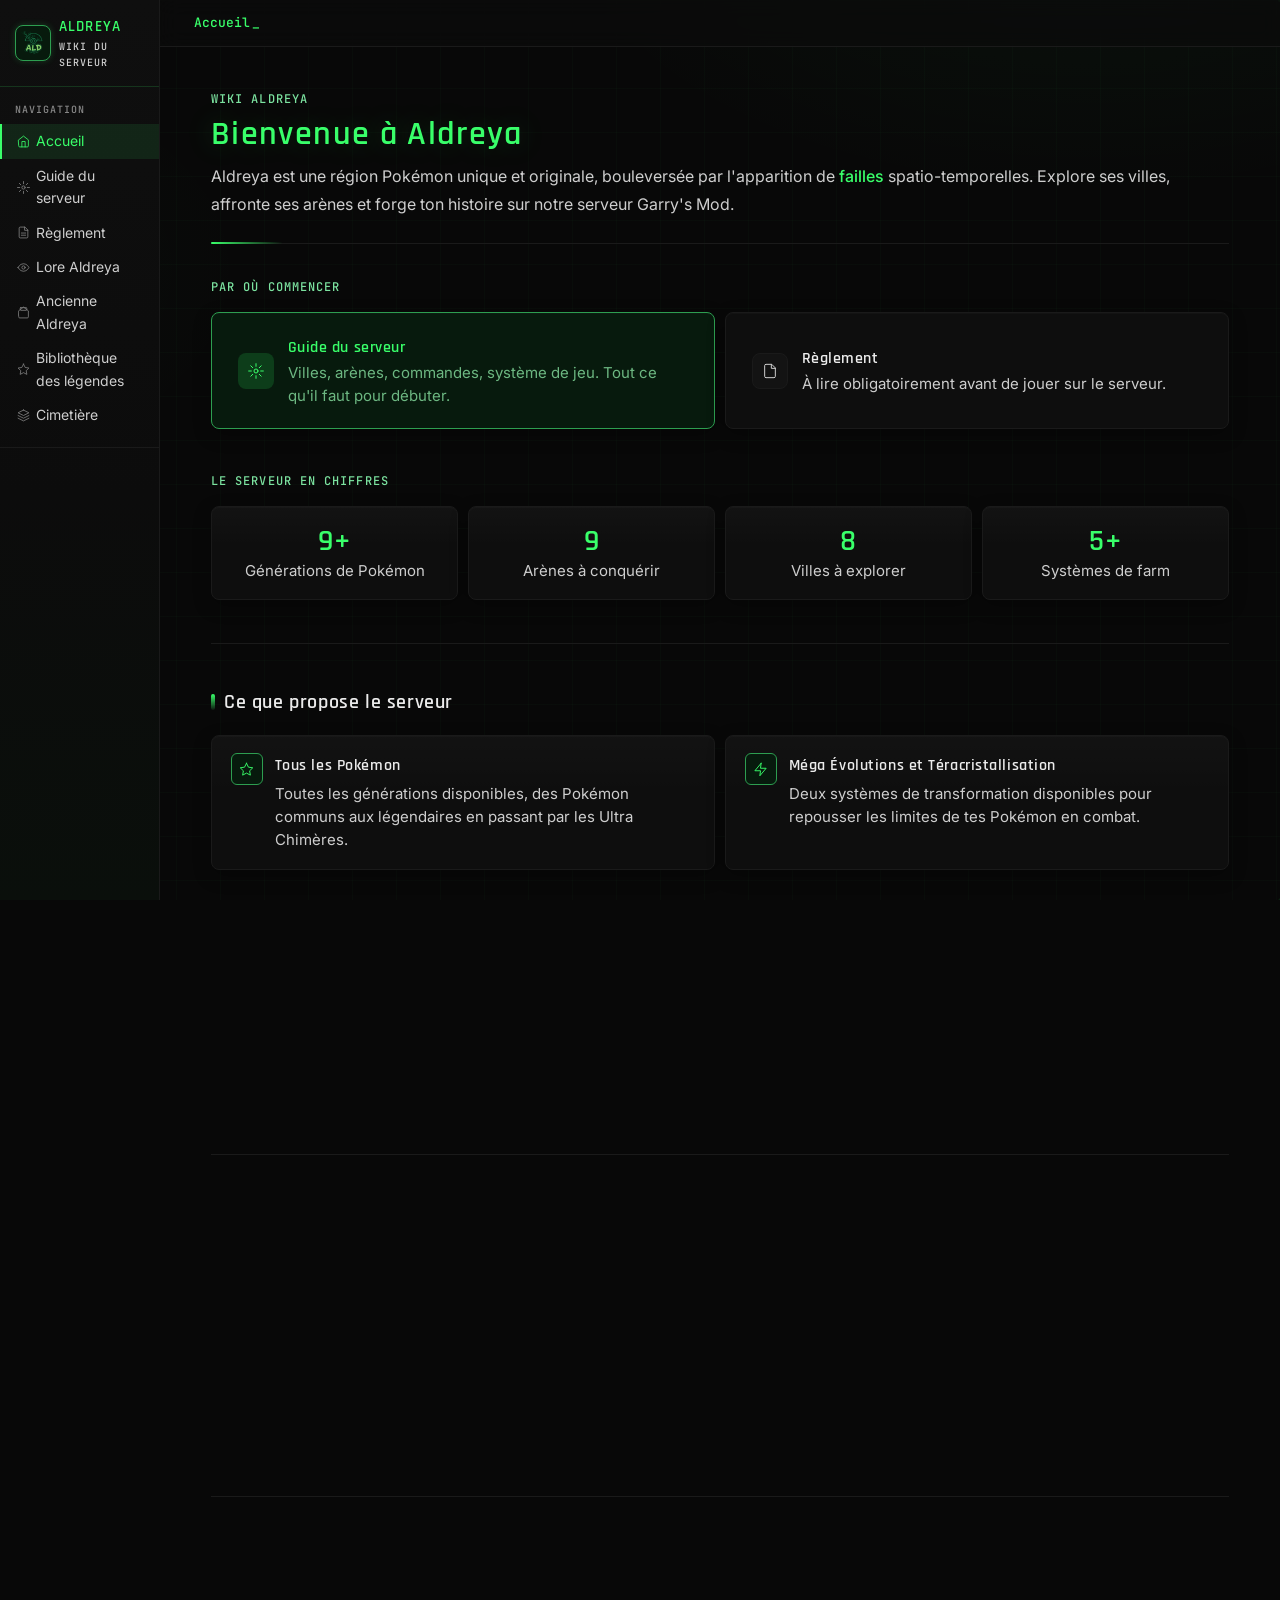
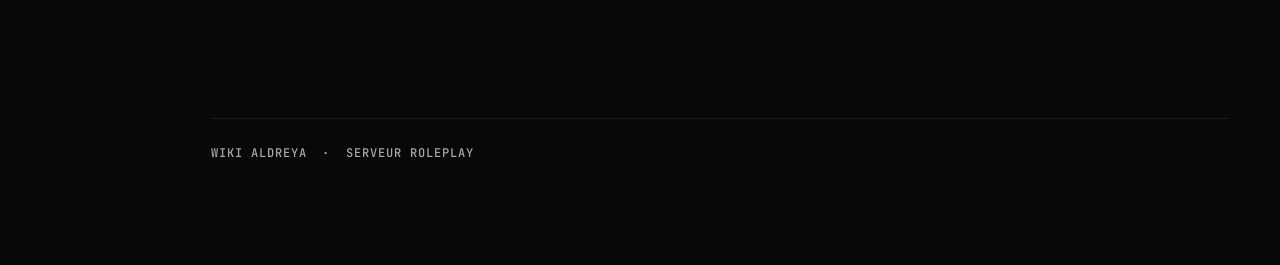
<file: index.html>
<!DOCTYPE html>
<html lang="fr">
<head>
<meta charset="UTF-8">
<meta name="viewport" content="width=device-width, initial-scale=1.0">
<meta http-equiv="refresh" content="0; url=wiki-aldreya-accueil.html">
<title>Wiki Aldreya</title>
</head>
<body>
</body>
</html>
</file>
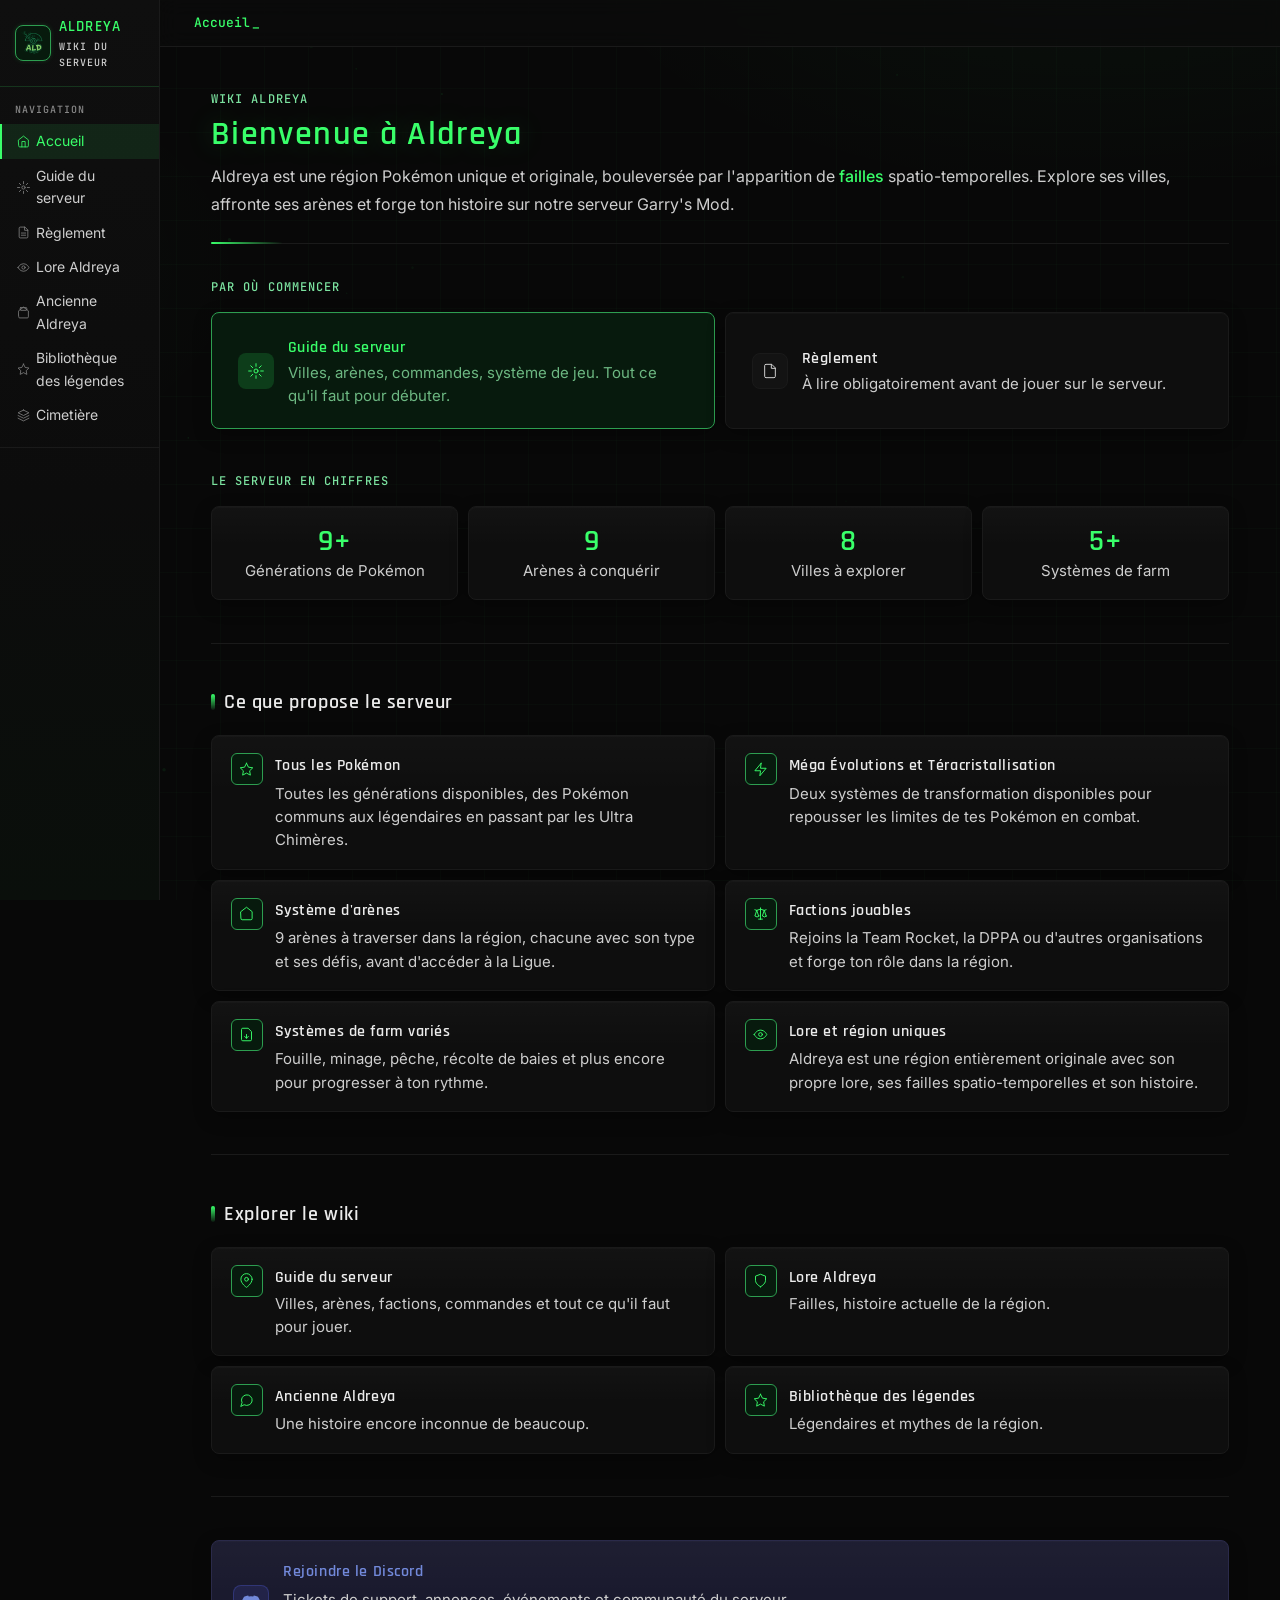
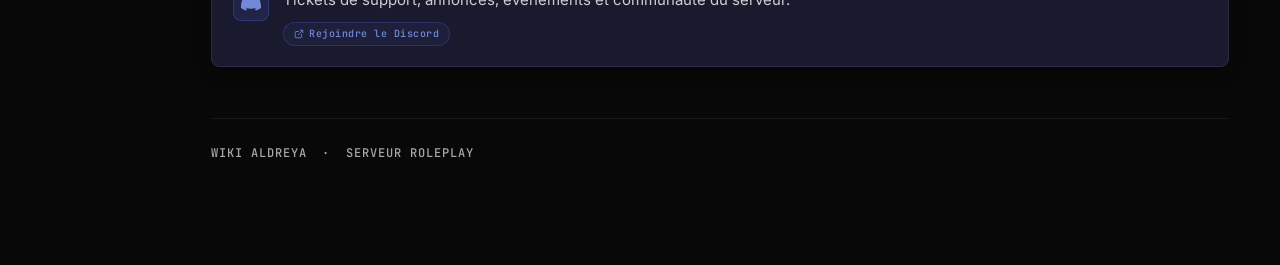
<file: wiki-aldreya-accueil.html>
<!DOCTYPE html>
<html lang="fr">
<head><style>html{background:#080808}body{opacity:0;animation:ald-pagein 0.32s ease forwards}@keyframes ald-pagein{to{opacity:1}}</style>
<meta charset="UTF-8">
<meta name="viewport" content="width=device-width, initial-scale=1.0">
<title>Wiki Aldreya</title>
<link href="https://fonts.googleapis.com/css2?family=JetBrains+Mono:wght@400;500;700&family=Rajdhani:wght@400;500;600&family=Inter:wght@300;400;500&display=swap" rel="stylesheet">
<link rel="stylesheet" href="style.css">

</head>
<body>
<div class="layout">
 
<!-- SIDEBAR -->
<nav class="sidebar">
  <div class="sidebar-logo">
    <img src="images/logoald.png" alt="Logo" class="logo-img">
    <div>
      <span class="logo-text">ALDREYA</span>
      <span class="logo-sub">WIKI DU SERVEUR</span>
    </div>
  </div>
  <div class="sidebar-section">
    <div class="sidebar-section-label">Navigation</div>
    <a class="nav-link active" href="wiki-aldreya-accueil.html"><svg viewBox="0 0 24 24"><path d="M3 9l9-7 9 7v11a2 2 0 01-2 2H5a2 2 0 01-2-2z"/><polyline points="9 22 9 12 15 12 15 22"/></svg>Accueil</a>
    <a class="nav-link" href="wiki-aldreya-guide.html"><svg viewBox="0 0 24 24"><circle cx="12" cy="12" r="3"/><path d="M12 1v4M12 19v4M4.22 4.22l2.83 2.83M16.95 16.95l2.83 2.83M1 12h4M19 12h4M4.22 19.78l2.83-2.83M16.95 7.05l2.83-2.83"/></svg>Guide du serveur</a>
    <a class="nav-link" href="wiki-aldreya-reglement.html"><svg viewBox="0 0 24 24"><path d="M14 2H6a2 2 0 00-2 2v16a2 2 0 002 2h12a2 2 0 002-2V8z"/><polyline points="14 2 14 8 20 8"/><line x1="16" y1="13" x2="8" y2="13"/><line x1="16" y1="17" x2="8" y2="17"/></svg>Règlement</a>
    <a class="nav-link" href="wiki-aldreya-lore.html"><svg viewBox="0 0 24 24"><path d="M2 12s3-7 10-7 10 7 10 7-3 7-10 7-10-7-10-7z"/><circle cx="12" cy="12" r="3"/></svg>Lore Aldreya</a>
    <a class="nav-link" href="wiki-aldreya-ancienne-v1.html"><svg viewBox="0 0 24 24"><path d="M3 9l9-7 9 7v11a2 2 0 01-2 2H5a2 2 0 01-2-2z"/><rect x="6" y="3" width="12" height="5" rx="1"/></svg>Ancienne Aldreya</a>
    <a class="nav-link" href="wiki-aldreya-legendes.html"><svg viewBox="0 0 24 24"><polygon points="12 2 15.09 8.26 22 9.27 17 14.14 18.18 21.02 12 17.77 5.82 21.02 7 14.14 2 9.27 8.91 8.26 12 2"/></svg>Bibliothèque des légendes</a>
    <a class="nav-link" href="wiki-aldreya-cimetiere.html"><svg viewBox="0 0 24 24"><path d="M12 2L2 7l10 5 10-5-10-5zM2 17l10 5 10-5M2 12l10 5 10-5"/></svg>Cimetière</a>
  </div>
</nav>

<!-- MAIN -->
<div class="main">
  <div class="topbar">
    <span class="crumb active">Accueil</span>
  </div>

  <div class="content">

    <!-- HEADER -->
    <div class="page-header">
      <div class="page-tag">Wiki Aldreya</div>
      <h1 class="page-title">Bienvenue à Aldreya</h1>
      <p class="page-desc">Aldreya est une région Pokémon unique et originale, bouleversée par l'apparition de <strong style="color:var(--rift); font-weight:500">failles</strong> spatio-temporelles. Explore ses villes, affronte ses arènes et forge ton histoire sur notre serveur Garry's Mod.</p>
    </div>

    <!-- PAR OU COMMENCER -->
    <p class="section-label">Par où commencer</p>
    <div class="cta-grid">
      <a class="cta-card primary" href="wiki-aldreya-guide.html">
        <div class="cta-icon">
          <svg viewBox="0 0 24 24"><circle cx="12" cy="12" r="3"/><path d="M12 1v4M12 19v4M4.22 4.22l2.83 2.83M16.95 16.95l2.83 2.83M1 12h4M19 12h4M4.22 19.78l2.83-2.83M16.95 7.05l2.83-2.83"/></svg>
        </div>
        <div>
          <div class="cta-title">Guide du serveur</div>
          <div class="cta-desc">Villes, arènes, commandes, système de jeu. Tout ce qu'il faut pour débuter.</div>
        </div>
      </a>
      <a class="cta-card secondary" href="wiki-aldreya-reglement.html">
        <div class="cta-icon">
          <svg viewBox="0 0 24 24"><path d="M14 2H6a2 2 0 00-2 2v16a2 2 0 002 2h12a2 2 0 002-2V8z"/><polyline points="14 2 14 8 20 8"/></svg>
        </div>
        <div>
          <div class="cta-title">Règlement</div>
          <div class="cta-desc">À lire obligatoirement avant de jouer sur le serveur.</div>
        </div>
      </a>
    </div>

    <!-- CHIFFRES CLES -->
    <p class="section-label">Le serveur en chiffres</p>
    <!-- GUIDE : les cartes de cette page (stat-card, feature-card, cat-card)
     se dupliquent librement. Copie un bloc existant, colle-le dans sa
     grille et modifie son contenu. -->

<div class="stats-grid">
      <div class="stat-card">
        <div class="stat-num">9+</div>
        <div class="stat-label">Générations de Pokémon</div>
      </div>
      <div class="stat-card">
        <div class="stat-num">9</div>
        <div class="stat-label">Arènes à conquérir</div>
      </div>
      <div class="stat-card">
        <div class="stat-num">8</div>
        <div class="stat-label">Villes à explorer</div>
      </div>
      <div class="stat-card">
        <div class="stat-num">5+</div>
        <div class="stat-label">Systèmes de farm</div>
      </div>
    </div>

    <hr class="divider">

    <!-- FEATURES -->
    <h2 class="section-title">Ce que propose le serveur</h2>
    <div class="features-grid">
      <div class="feature-card">
        <div class="feature-icon"><svg viewBox="0 0 24 24"><polygon points="12 2 15.09 8.26 22 9.27 17 14.14 18.18 21.02 12 17.77 5.82 21.02 7 14.14 2 9.27 8.91 8.26 12 2"/></svg></div>
        <div>
          <div class="feature-title">Tous les Pokémon</div>
          <div class="feature-desc">Toutes les générations disponibles, des Pokémon communs aux légendaires en passant par les Ultra Chimères.</div>
        </div>
      </div>
      <div class="feature-card">
        <div class="feature-icon"><svg viewBox="0 0 24 24"><path d="M13 2L3 14h9l-1 8 10-12h-9l1-8z"/></svg></div>
        <div>
          <div class="feature-title">Méga Évolutions et Téracristallisation</div>
          <div class="feature-desc">Deux systèmes de transformation disponibles pour repousser les limites de tes Pokémon en combat.</div>
        </div>
      </div>
      <div class="feature-card">
        <div class="feature-icon"><svg viewBox="0 0 24 24"><path d="M3 9l9-7 9 7v11a2 2 0 01-2 2H5a2 2 0 01-2-2z"/></svg></div>
        <div>
          <div class="feature-title">Système d'arènes</div>
          <div class="feature-desc">9 arènes à traverser dans la région, chacune avec son type et ses défis, avant d'accéder à la Ligue.</div>
        </div>
      </div>
      <div class="feature-card">
        <div class="feature-icon"><svg viewBox="0 0 24 24"><path d="M3 6l3 1m0 0l-3 9a5 5 0 006.9 0M6 7l3 9M6 7l6-2m6 2l3-1m-3 1l-3 9a5 5 0 006.9 0M18 7l3 9m-3-9l-6-2m0-2v2m0 16V5m0 16H9m3 0h3"/></svg></div>
        <div>
          <div class="feature-title">Factions jouables</div>
          <div class="feature-desc">Rejoins la Team Rocket, la DPPA ou d'autres organisations et forge ton rôle dans la région.</div>
        </div>
      </div>
      <div class="feature-card">
        <div class="feature-icon"><svg viewBox="0 0 24 24"><path d="M14 2H6a2 2 0 00-2 2v16a2 2 0 002 2h12a2 2 0 002-2V8z"/><path d="M12 18v-6M9 15l3 3 3-3"/></svg></div>
        <div>
          <div class="feature-title">Systèmes de farm variés</div>
          <div class="feature-desc">Fouille, minage, pêche, récolte de baies et plus encore pour progresser à ton rythme.</div>
        </div>
      </div>
      <div class="feature-card">
        <div class="feature-icon"><svg viewBox="0 0 24 24"><path d="M2 12s3-7 10-7 10 7 10 7-3 7-10 7-10-7-10-7z"/><circle cx="12" cy="12" r="3"/></svg></div>
        <div>
          <div class="feature-title">Lore et région uniques</div>
          <div class="feature-desc">Aldreya est une région entièrement originale avec son propre lore, ses failles spatio-temporelles et son histoire.</div>
        </div>
      </div>
    </div>

    <hr class="divider">

    <!-- CATEGORIES -->
    <h2 class="section-title">Explorer le wiki</h2>
    <div class="cat-grid">
      <a class="cat-card" href="wiki-aldreya-guide.html">
        <div class="card-icon"><svg viewBox="0 0 24 24"><path d="M21 10c0 7-9 13-9 13s-9-6-9-13a9 9 0 0118 0z"/><circle cx="12" cy="10" r="3"/></svg></div>
        <div><div class="card-name">Guide du serveur</div><div class="card-desc">Villes, arènes, factions, commandes et tout ce qu'il faut pour jouer.</div></div>
      </a>
      <a class="cat-card" href="wiki-aldreya-lore.html">
        <div class="card-icon"><svg viewBox="0 0 24 24"><path d="M12 22s8-4 8-10V5l-8-3-8 3v7c0 6 8 10 8 10z"/></svg></div>
        <div><div class="card-name">Lore Aldreya</div><div class="card-desc">Failles, histoire actuelle de la région.</div></div>
      </a>
      <a class="cat-card" href="wiki-aldreya-ancienne-v1.html">
        <div class="card-icon"><svg viewBox="0 0 24 24"><path d="M3 21l1.9-5.7a8.5 8.5 0 113.8 3.8z"/></svg></div>
        <div><div class="card-name">Ancienne Aldreya</div><div class="card-desc">Une histoire encore inconnue de beaucoup.</div></div>
      </a>
      <a class="cat-card" href="wiki-aldreya-legendes.html">
        <div class="card-icon"><svg viewBox="0 0 24 24"><polygon points="12 2 15.09 8.26 22 9.27 17 14.14 18.18 21.02 12 17.77 5.82 21.02 7 14.14 2 9.27 8.91 8.26 12 2"/></svg></div>
        <div><div class="card-name">Bibliothèque des légendes</div><div class="card-desc">Légendaires et mythes de la région.</div></div>
      </a>
    </div>

    <hr class="divider">

    <!-- DISCORD -->
    <div class="discord-block">
      <div class="discord-icon">
        <svg width="20" height="20" viewBox="0 0 24 24" fill="#7289da"><path d="M20.317 4.37a19.791 19.791 0 00-4.885-1.515.074.074 0 00-.079.037c-.21.375-.444.864-.608 1.25a18.27 18.27 0 00-5.487 0 12.64 12.64 0 00-.617-1.25.077.077 0 00-.079-.037A19.736 19.736 0 003.677 4.37a.07.07 0 00-.032.027C.533 9.046-.32 13.58.099 18.057a.082.082 0 00.031.057 19.9 19.9 0 005.993 3.03.078.078 0 00.084-.028 14.09 14.09 0 001.226-1.994.076.076 0 00-.041-.106 13.107 13.107 0 01-1.872-.892.077.077 0 01-.008-.128 10.2 10.2 0 00.372-.292.074.074 0 01.077-.01c3.928 1.793 8.18 1.793 12.062 0a.074.074 0 01.078.01c.12.098.246.198.373.292a.077.077 0 01-.006.127 12.299 12.299 0 01-1.873.892.077.077 0 00-.041.107c.36.698.772 1.362 1.225 1.993a.076.076 0 00.084.028 19.839 19.839 0 006.002-3.03.077.077 0 00.032-.054c.5-5.177-.838-9.674-3.549-13.66a.061.061 0 00-.031-.03z"/></svg>
      </div>
      <div style="flex:1; min-width:0;">
        <div class="discord-title">Rejoindre le Discord</div>
        <div class="discord-desc">Tickets de support, annonces, événements et communauté du serveur.</div>
        <!-- Remplace le # par le lien de ton Discord -->
        <a href="https://discord.gg/ALD" class="discord-btn">
          <svg viewBox="0 0 24 24" style="width:10px;height:10px;stroke:#7289da;fill:none;stroke-width:2;stroke-linecap:round;stroke-linejoin:round"><path d="M18 13v6a2 2 0 01-2 2H5a2 2 0 01-2-2V8a2 2 0 012-2h6"/><polyline points="15 3 21 3 21 9"/><line x1="10" y1="14" x2="21" y2="3"/></svg>
          Rejoindre le Discord
        </a>
      </div>
    </div>

    <div class="wiki-footer">
      WIKI ALDREYA &nbsp;·&nbsp; SERVEUR ROLEPLAY
    </div>

  </div>
</div>

</div>
<script src="wiki.js"></script>
</body>
</html>
</file>
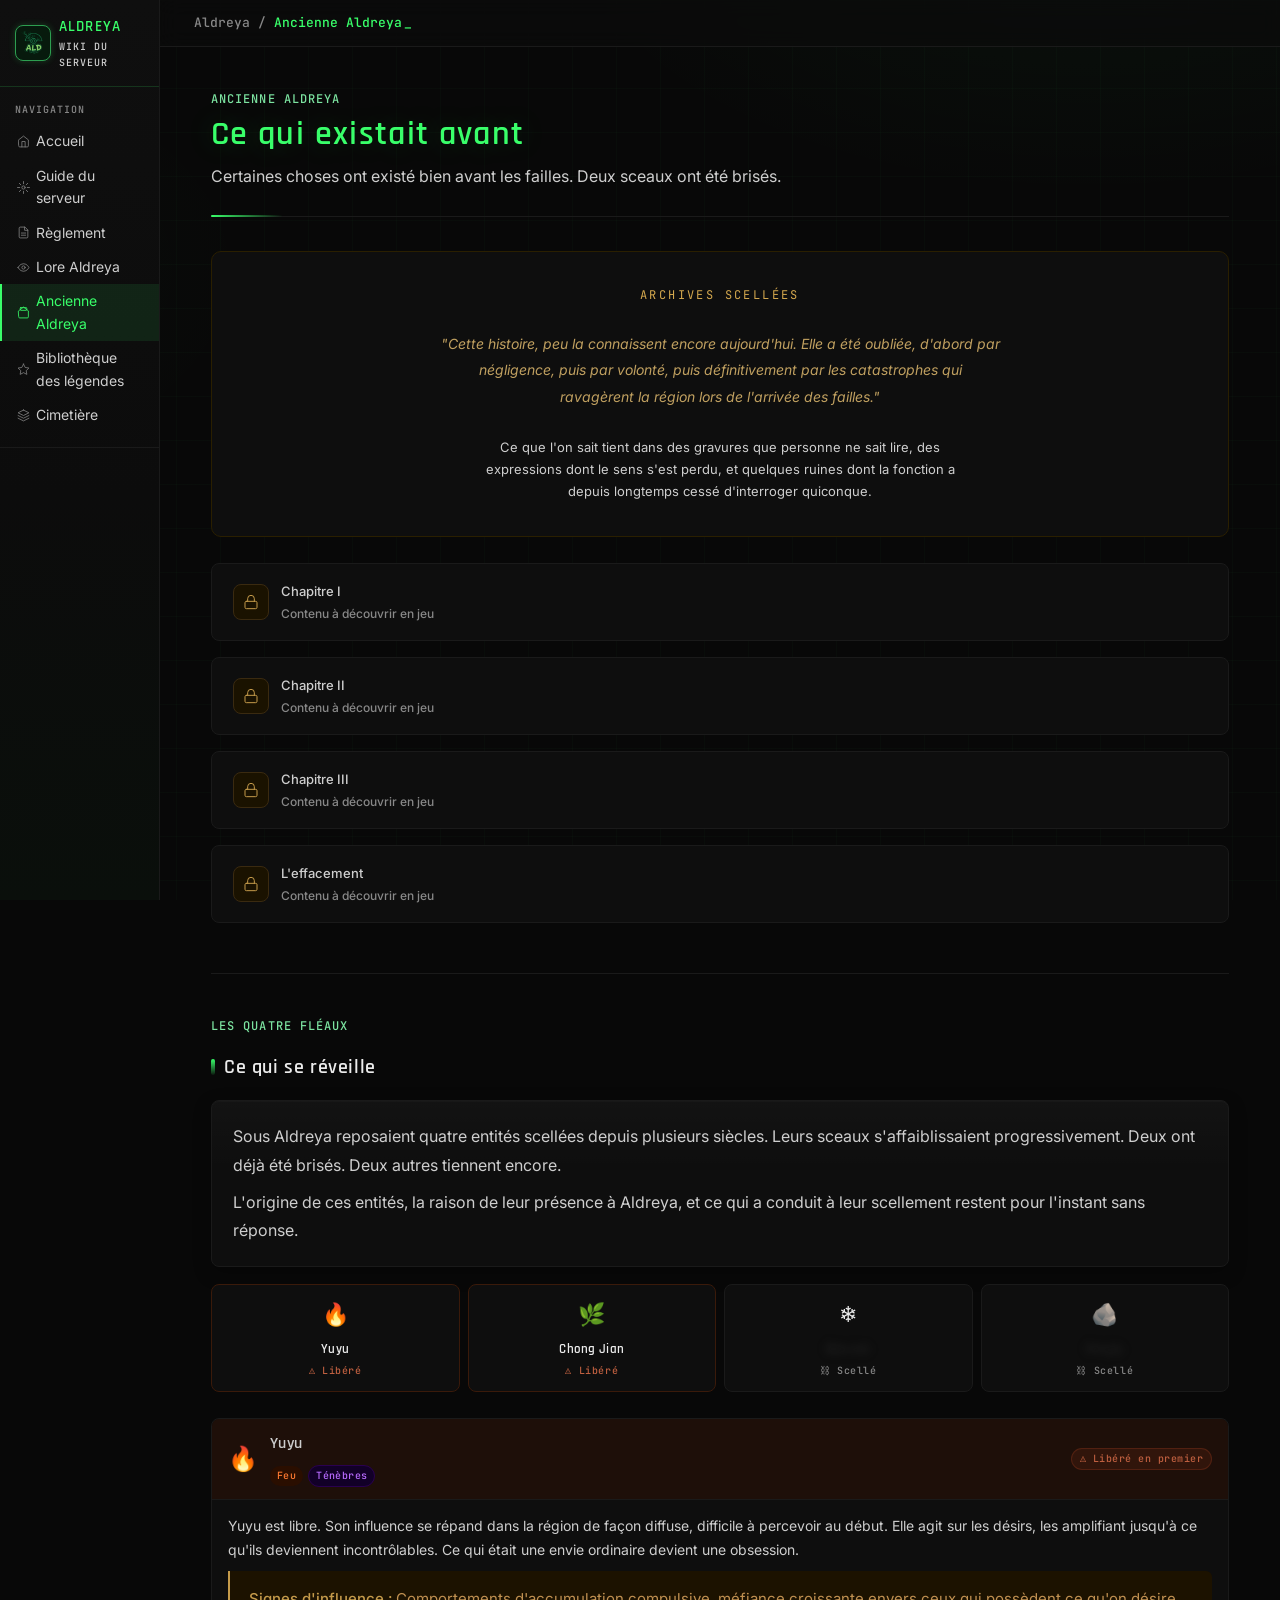
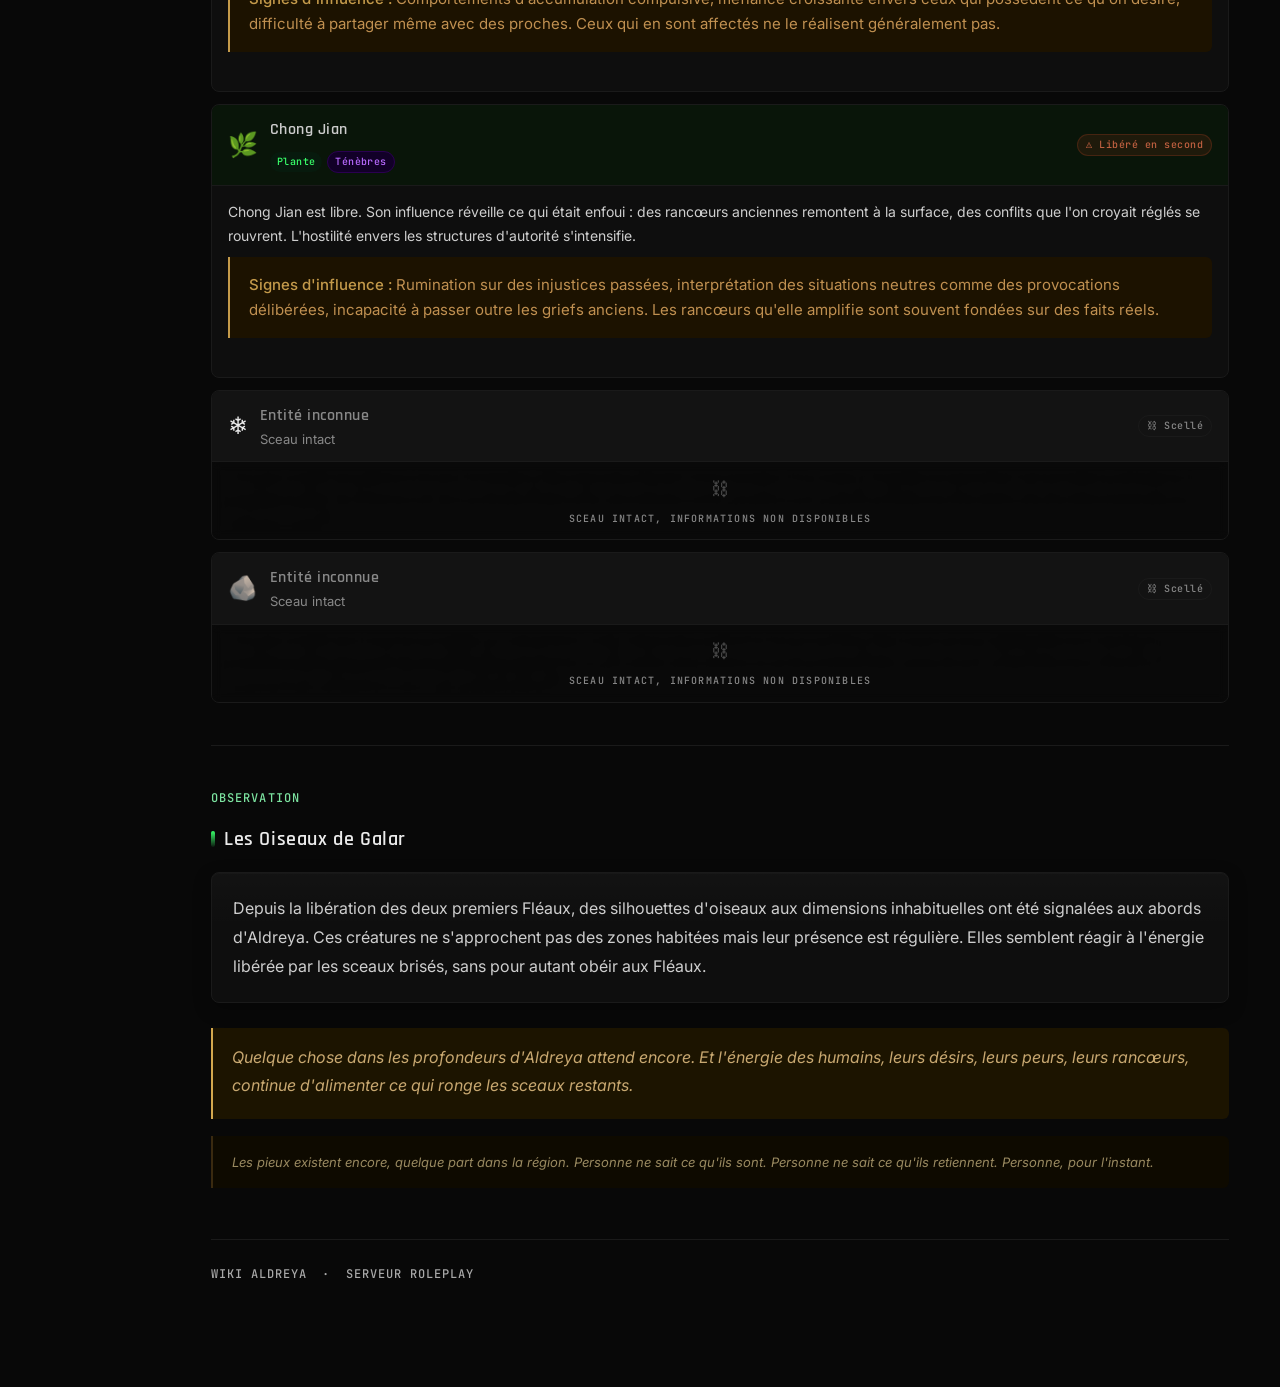
<file: wiki-aldreya-ancienne-v1.html>
<!DOCTYPE html>
<html lang="fr">
<head><style>html{background:#080808}body{opacity:0;animation:ald-pagein 0.32s ease forwards}@keyframes ald-pagein{to{opacity:1}}</style>
<meta charset="UTF-8">
<meta name="viewport" content="width=device-width, initial-scale=1.0">
<title>Ancienne Aldreya , Wiki Aldreya</title>
<link href="https://fonts.googleapis.com/css2?family=JetBrains+Mono:wght@400;500;700&family=Rajdhani:wght@400;500;600&family=Inter:wght@300;400;500&display=swap" rel="stylesheet">
<link rel="stylesheet" href="style.css">

<style>
/* Styles spécifiques à cette page */
.lock-row{background:var(--bg-card);border:0.5px solid var(--border);border-radius:8px;padding:1rem 1.25rem;display:flex;align-items:center;gap:12px;margin-bottom:8px}
.lock-icon-wrap{width:36px;height:36px;border-radius:8px;background:#1a1200;border:0.5px solid #3a2a10;display:flex;align-items:center;justify-content:center;flex-shrink:0}
.lock-icon-wrap svg{width:16px;height:16px;fill:none;stroke:#c49a4a;stroke-width:1.5;stroke-linecap:round;stroke-linejoin:round}
.lock-title{font-size:var(--fs-meta);font-weight:500;color:var(--text-muted);margin-bottom:2px}
.lock-sub{font-size:var(--fs-label);color:var(--text-dim)}
.fleaux-status-grid{display:grid;grid-template-columns:repeat(4,1fr);gap:8px;margin-bottom:1.5rem}
.f-status-card{background:var(--bg-card);border:0.5px solid var(--border);border-radius:8px;padding:12px 10px;text-align:center}
.f-status-card.f-free{border-color:#3a1a0a}
.f-status-card .f-icon{font-size:22px;margin-bottom:6px}
.f-status-card .f-name{font-family:var(--font-display);font-size:var(--fs-meta);font-weight:600;color:var(--text);margin-bottom:4px;letter-spacing:.02em}
.f-status-card.f-locked .f-name{color:transparent;text-shadow:0 0 8px rgba(100,100,100,.4);filter:blur(3px);user-select:none}
.f-status-card .f-state{font-family:var(--font-mono);font-size:var(--fs-badge);letter-spacing:.06em}
.f-status-card.f-free .f-state{color:#c06040}
.f-status-card.f-locked .f-state{color:var(--text-dim)}
.fleau-block{background:var(--bg-card);border:0.5px solid var(--border);border-radius:8px;overflow:hidden;margin-bottom:12px}
.fleau-block-head{padding:12px 16px;display:flex;align-items:center;gap:12px;border-bottom:0.5px solid var(--border)}
.fb-icon{font-size:24px;flex-shrink:0}
.fb-name{font-family:var(--font-display);font-size:var(--fs-body);font-weight:600;letter-spacing:.03em}
.fb-types{margin-top:3px}
.fb-badge{font-family:var(--font-mono);font-size:var(--fs-badge);padding:2px 8px;border-radius:20px;margin-left:auto;letter-spacing:.05em;white-space:nowrap}
.fb-badge.f-free-badge{background:rgba(160,60,30,.15);color:#c06040;border:0.5px solid rgba(160,60,30,.3)}
.fleau-block-body{padding:14px 16px}
.fleau-block-body p{font-size:var(--fs-compact);color:var(--text-muted);line-height:1.75;margin-bottom:8px}
.fleau-block-body p:last-child{margin-bottom:0}
.locked-block{position:relative;overflow:hidden}
.locked-blur-content{padding:14px 16px;font-size:var(--fs-compact);line-height:1.75;color:transparent;text-shadow:0 0 10px rgba(80,80,80,.35);user-select:none;filter:blur(5px);background:var(--bg-card)}
.locked-veil{position:absolute;inset:0;display:flex;flex-direction:column;align-items:center;justify-content:center;background:rgba(8,8,8,.78);gap:7px}
.locked-veil-icon{font-size:18px;opacity:.3}
.locked-veil-text{font-family:var(--font-mono);font-size:var(--fs-badge);color:var(--text-dim);letter-spacing:.12em;text-transform:uppercase}
.b-tenebresx{background:#120028;color:#b86aff;border:0.5px solid #2a0050}
.revelation-block{background:#090e09;border:0.5px solid var(--border-rift);border-radius:8px;padding:1rem 1.25rem;margin-bottom:1rem}
.revelation-block h3{font-family:var(--font-display);font-size:var(--fs-ui);font-weight:600;color:var(--rift);letter-spacing:.03em;margin-bottom:8px}
.revelation-block p{font-size:var(--fs-compact);color:var(--text-muted);line-height:1.75;margin-bottom:6px}
.revelation-block p:last-child{margin-bottom:0}

/* Responsive fleaux */
@media (max-width: 700px) {
.fleaux-status-grid{grid-template-columns:repeat(2,1fr)}
.fleau-block-head{flex-wrap:wrap}
}
</style>
</head>
<body>
<div class="layout">
<nav class="sidebar">
  <div class="sidebar-logo">
    <img src="images/logoald.png" alt="Logo Aldreya" class="logo-img">
    <div>
      <span class="logo-text">ALDREYA</span>
      <span class="logo-sub">WIKI DU SERVEUR</span>
    </div>
  </div>
  <div class="sidebar-section">
    <div class="sidebar-section-label">Navigation</div>
    <a class="nav-link" href="wiki-aldreya-accueil.html"><svg viewBox="0 0 24 24"><path d="M3 9l9-7 9 7v11a2 2 0 01-2 2H5a2 2 0 01-2-2z"/><polyline points="9 22 9 12 15 12 15 22"/></svg>Accueil</a>
    <a class="nav-link" href="wiki-aldreya-guide.html"><svg viewBox="0 0 24 24"><circle cx="12" cy="12" r="3"/><path d="M12 1v4M12 19v4M4.22 4.22l2.83 2.83M16.95 16.95l2.83 2.83M1 12h4M19 12h4M4.22 19.78l2.83-2.83M16.95 7.05l2.83-2.83"/></svg>Guide du serveur</a>
    <a class="nav-link" href="wiki-aldreya-reglement.html"><svg viewBox="0 0 24 24"><path d="M14 2H6a2 2 0 00-2 2v16a2 2 0 002 2h12a2 2 0 002-2V8z"/><polyline points="14 2 14 8 20 8"/><line x1="16" y1="13" x2="8" y2="13"/><line x1="16" y1="17" x2="8" y2="17"/></svg>Règlement</a>
    <a class="nav-link" href="wiki-aldreya-lore.html"><svg viewBox="0 0 24 24"><path d="M2 12s3-7 10-7 10 7 10 7-3 7-10 7-10-7-10-7z"/><circle cx="12" cy="12" r="3"/></svg>Lore Aldreya</a>
    <a class="nav-link active" href="wiki-aldreya-ancienne-v1.html"><svg viewBox="0 0 24 24"><path d="M3 9l9-7 9 7v11a2 2 0 01-2 2H5a2 2 0 01-2-2z"/><rect x="6" y="3" width="12" height="5" rx="1"/></svg>Ancienne Aldreya</a>
    <a class="nav-link" href="wiki-aldreya-legendes.html"><svg viewBox="0 0 24 24"><polygon points="12 2 15.09 8.26 22 9.27 17 14.14 18.18 21.02 12 17.77 5.82 21.02 7 14.14 2 9.27 8.91 8.26 12 2"/></svg>Bibliothèque des légendes</a>
      <a class="nav-link" href="wiki-aldreya-cimetiere.html"><svg viewBox="0 0 24 24"><path d="M12 2L2 7l10 5 10-5-10-5zM2 17l10 5 10-5M2 12l10 5 10-5"/></svg>Cimetière</a>
  </div>
</nav>
  <div class="main">
  <div class="topbar">
    <span class="crumb"><a href="wiki-aldreya-accueil.html">Aldreya</a></span>
    <span>/</span>
    <span class="crumb active">Ancienne Aldreya</span>
  </div>
    <div class="content">
      <div class="page-header">
        <div class="page-tag">Ancienne Aldreya</div>
        <h1 class="page-title">Ce qui existait avant</h1>
        <p class="page-desc">Certaines choses ont existé bien avant les failles. Deux sceaux ont été brisés.</p>
      </div>

    <div style="background:var(--bg-card);border:0.5px solid #2a1f00;border-radius:10px;padding:2rem;margin-bottom:1.5rem;text-align:center;">
      <div style="font-family:var(--font-mono);font-size:var(--fs-label);color:var(--gold);letter-spacing:0.2em;text-transform:uppercase;margin-bottom:1.5rem;">Archives scellées</div>
      <p style="font-size:var(--fs-compact);color:#c0a060;line-height:1.9;font-style:italic;max-width:560px;margin:0 auto 1.5rem;">
        "Cette histoire, peu la connaissent encore aujourd'hui. Elle a été oubliée, d'abord par négligence, puis par volonté, puis définitivement par les catastrophes qui ravagèrent la région lors de l'arrivée des failles."
      </p>
      <p style="font-size:var(--fs-meta);color:var(--text-muted);line-height:1.7;max-width:480px;margin:0 auto;">
        Ce que l'on sait tient dans des gravures que personne ne sait lire, des expressions dont le sens s'est perdu, et quelques ruines dont la fonction a depuis longtemps cessé d'interroger quiconque.
      </p>
    </div>

    <div style="display:flex;flex-direction:column;gap:8px;margin-bottom:2rem;">
      <div class="lock-row"><div class="lock-icon-wrap"><svg viewBox="0 0 24 24"><rect x="3" y="11" width="18" height="11" rx="2"/><path d="M7 11V7a5 5 0 0110 0v4"/></svg></div><div><div class="lock-title">Chapitre I</div><div class="lock-sub">Contenu à découvrir en jeu</div></div></div>
      <div class="lock-row"><div class="lock-icon-wrap"><svg viewBox="0 0 24 24"><rect x="3" y="11" width="18" height="11" rx="2"/><path d="M7 11V7a5 5 0 0110 0v4"/></svg></div><div><div class="lock-title">Chapitre II</div><div class="lock-sub">Contenu à découvrir en jeu</div></div></div>
      <div class="lock-row"><div class="lock-icon-wrap"><svg viewBox="0 0 24 24"><rect x="3" y="11" width="18" height="11" rx="2"/><path d="M7 11V7a5 5 0 0110 0v4"/></svg></div><div><div class="lock-title">Chapitre III</div><div class="lock-sub">Contenu à découvrir en jeu</div></div></div>
      <div class="lock-row"><div class="lock-icon-wrap"><svg viewBox="0 0 24 24"><rect x="3" y="11" width="18" height="11" rx="2"/><path d="M7 11V7a5 5 0 0110 0v4"/></svg></div><div><div class="lock-title">L'effacement</div><div class="lock-sub">Contenu à découvrir en jeu</div></div></div>
    </div>

    <hr class="divider">

    <div class="section-label">Les Quatre Fléaux</div>
    <div class="section-title">Ce qui se réveille</div>

    <div class="lore-block">
      <p>Sous Aldreya reposaient quatre entités scellées depuis plusieurs siècles. Leurs sceaux s'affaiblissaient progressivement. Deux ont déjà été brisés. Deux autres tiennent encore.</p>
      <p>L'origine de ces entités, la raison de leur présence à Aldreya, et ce qui a conduit à leur scellement restent pour l'instant sans réponse.</p>
    </div>

<div class="fleaux-status-grid"><div class="f-status-card f-free"><div class="f-icon">🔥</div><div class="f-name">Yuyu</div><div class="f-state">⚠ Libéré</div></div><div class="f-status-card f-free"><div class="f-icon">🌿</div><div class="f-name">Chong Jian</div><div class="f-state">⚠ Libéré</div></div><div class="f-status-card f-locked"><div class="f-icon">❄</div><div class="f-name" style="color:transparent;text-shadow:0 0 8px rgba(100,100,100,.4);filter:blur(3px);user-select:none">Baojian</div><div class="f-state">⛓ Scellé</div></div><div class="f-status-card f-locked"><div class="f-icon">🪨</div><div class="f-name" style="color:transparent;text-shadow:0 0 8px rgba(100,100,100,.4);filter:blur(3px);user-select:none">Dinglu</div><div class="f-state">⛓ Scellé</div></div></div>

    <!-- ================================================================
GUIDE : AJOUTER UN BLOC FLÉAU LIBÉRÉ
Modèle basé sur les blocs existants. L'icône est un emoji, le
style du bandeau (fleau-block-head) peut reprendre la teinte du
Fléau. Le bloc alert-warn liste les signes d'influence en jeu.

<div class="fleau-block">
  <div class="fleau-block-head" style="background:rgba(40,15,5,.6)">
    <span class="fb-icon">🔥</span>
    <div><div class="fb-name" style="color:#ccc">Nom du Fléau</div><div class="fb-types"><span class="badge b-feu" style="font-size:var(--fs-badge)">Type</span></div></div>
    <span class="fb-badge f-free-badge">⚠ Libéré</span>
  </div>
  <div class="fleau-block-body"><p>Description de son influence sur la région.</p>
    <div class="alert-warn"><strong>Signes d'influence :</strong> Liste des comportements observables.</div>
  </div>
</div>
================================================================ -->

<div class="fleau-block">
      <div class="fleau-block-head" style="background:rgba(40,15,5,.6)">
        <span class="fb-icon">🔥</span>
        <div><div class="fb-name" style="color:#ccc">Yuyu</div><div class="fb-types"><span class="badge b-feu" style="font-size:var(--fs-badge)">Feu</span> <span class="badge b-tenebresx" style="font-size:var(--fs-badge)">Ténèbres</span></div></div>
        <span class="fb-badge f-free-badge">⚠ Libéré en premier</span>
      </div>
      <div class="fleau-block-body"><p>Yuyu est libre. Son influence se répand dans la région de façon diffuse, difficile à percevoir au début. Elle agit sur les désirs, les amplifiant jusqu'à ce qu'ils deviennent incontrôlables. Ce qui était une envie ordinaire devient une obsession.</p><div class="alert-warn"><strong>Signes d'influence :</strong> Comportements d'accumulation compulsive, méfiance croissante envers ceux qui possèdent ce qu'on désire, difficulté à partager même avec des proches. Ceux qui en sont affectés ne le réalisent généralement pas.</div></div>
    </div>

    <div class="fleau-block">
      <div class="fleau-block-head" style="background:rgba(5,25,5,.6)">
        <span class="fb-icon">🌿</span>
        <div><div class="fb-name" style="color:#ccc">Chong Jian</div><div class="fb-types"><span class="badge b-plante" style="font-size:var(--fs-badge)">Plante</span> <span class="badge b-tenebresx" style="font-size:var(--fs-badge)">Ténèbres</span></div></div>
        <span class="fb-badge f-free-badge">⚠ Libéré en second</span>
      </div>
      <div class="fleau-block-body"><p>Chong Jian est libre. Son influence réveille ce qui était enfoui : des rancœurs anciennes remontent à la surface, des conflits que l'on croyait réglés se rouvrent. L'hostilité envers les structures d'autorité s'intensifie.</p><div class="alert-warn"><strong>Signes d'influence :</strong> Rumination sur des injustices passées, interprétation des situations neutres comme des provocations délibérées, incapacité à passer outre les griefs anciens. Les rancœurs qu'elle amplifie sont souvent fondées sur des faits réels.</div></div>
    </div>

    <div class="fleau-block">
      <div class="fleau-block-head" style="background:var(--bg-card2)">
        <span class="fb-icon">❄</span>
        <div><div class="fb-name" style="color:var(--text-dim)">Entité inconnue</div><div style="font-size:var(--fs-meta);color:var(--text-dim)">Sceau intact</div></div>
        <span class="fb-badge" style="background:var(--bg-card2);color:var(--text-dim);border:0.5px solid var(--border)">⛓ Scellé</span>
      </div>
      <div class="locked-block">
        <div class="locked-blur-content">Son vice est lié à la violence et à la domination. Elle est la plus directement agressive des quatre. Son influence transforme les tensions ordinaires en affrontements.</div>
        <div class="locked-veil"><div class="locked-veil-icon">⛓</div><div class="locked-veil-text">Sceau intact, informations non disponibles</div></div>
      </div>
    </div>

    <div class="fleau-block">
      <div class="fleau-block-head" style="background:var(--bg-card2)">
        <span class="fb-icon">🪨</span>
        <div><div class="fb-name" style="color:var(--text-dim)">Entité inconnue</div><div style="font-size:var(--fs-meta);color:var(--text-dim)">Sceau intact</div></div>
        <span class="fb-badge" style="background:var(--bg-card2);color:var(--text-dim);border:0.5px solid var(--border)">⛓ Scellé</span>
      </div>
      <div class="locked-block">
        <div class="locked-blur-content">Son vice est lié à la peur et au sacrifice. La plus lente à agir mais la plus profonde dans ses effets. Elle pousse ceux qu'elle influence à trahir et abandonner par crainte de ce qui pourrait arriver.</div>
        <div class="locked-veil"><div class="locked-veil-icon">⛓</div><div class="locked-veil-text">Sceau intact, informations non disponibles</div></div>
      </div>
    </div>

    <hr class="divider">
    <div class="section-label">Observation</div>
    <div class="section-title">Les Oiseaux de Galar</div>
    <div class="lore-block"><p>Depuis la libération des deux premiers Fléaux, des silhouettes d'oiseaux aux dimensions inhabituelles ont été signalées aux abords d'Aldreya. Ces créatures ne s'approchent pas des zones habitées mais leur présence est régulière. Elles semblent réagir à l'énergie libérée par les sceaux brisés, sans pour autant obéir aux Fléaux.</p></div>

    <div class="quote-block" style="margin-top:1.5rem">
      <p class="quote-text">Quelque chose dans les profondeurs d'Aldreya attend encore. Et l'énergie des humains, leurs désirs, leurs peurs, leurs rancœurs, continue d'alimenter ce qui ronge les sceaux restants.</p>
    </div>

    <div style="border-left:2px solid #3a2a10;background:#0e0a00;padding:0.875rem 1.1rem;border-radius:0 6px 6px 0;font-size:var(--fs-meta);color:#9a8a60;line-height:1.7;font-style:italic;">
      Les pieux existent encore, quelque part dans la région. Personne ne sait ce qu'ils sont. Personne ne sait ce qu'ils retiennent. Personne, pour l'instant.
    </div>

    <div class="wiki-footer">WIKI ALDREYA &nbsp;·&nbsp; SERVEUR ROLEPLAY</div>
    </div>
  </div>
</div>
<script src="wiki.js"></script>
</body>
</html>
</file>
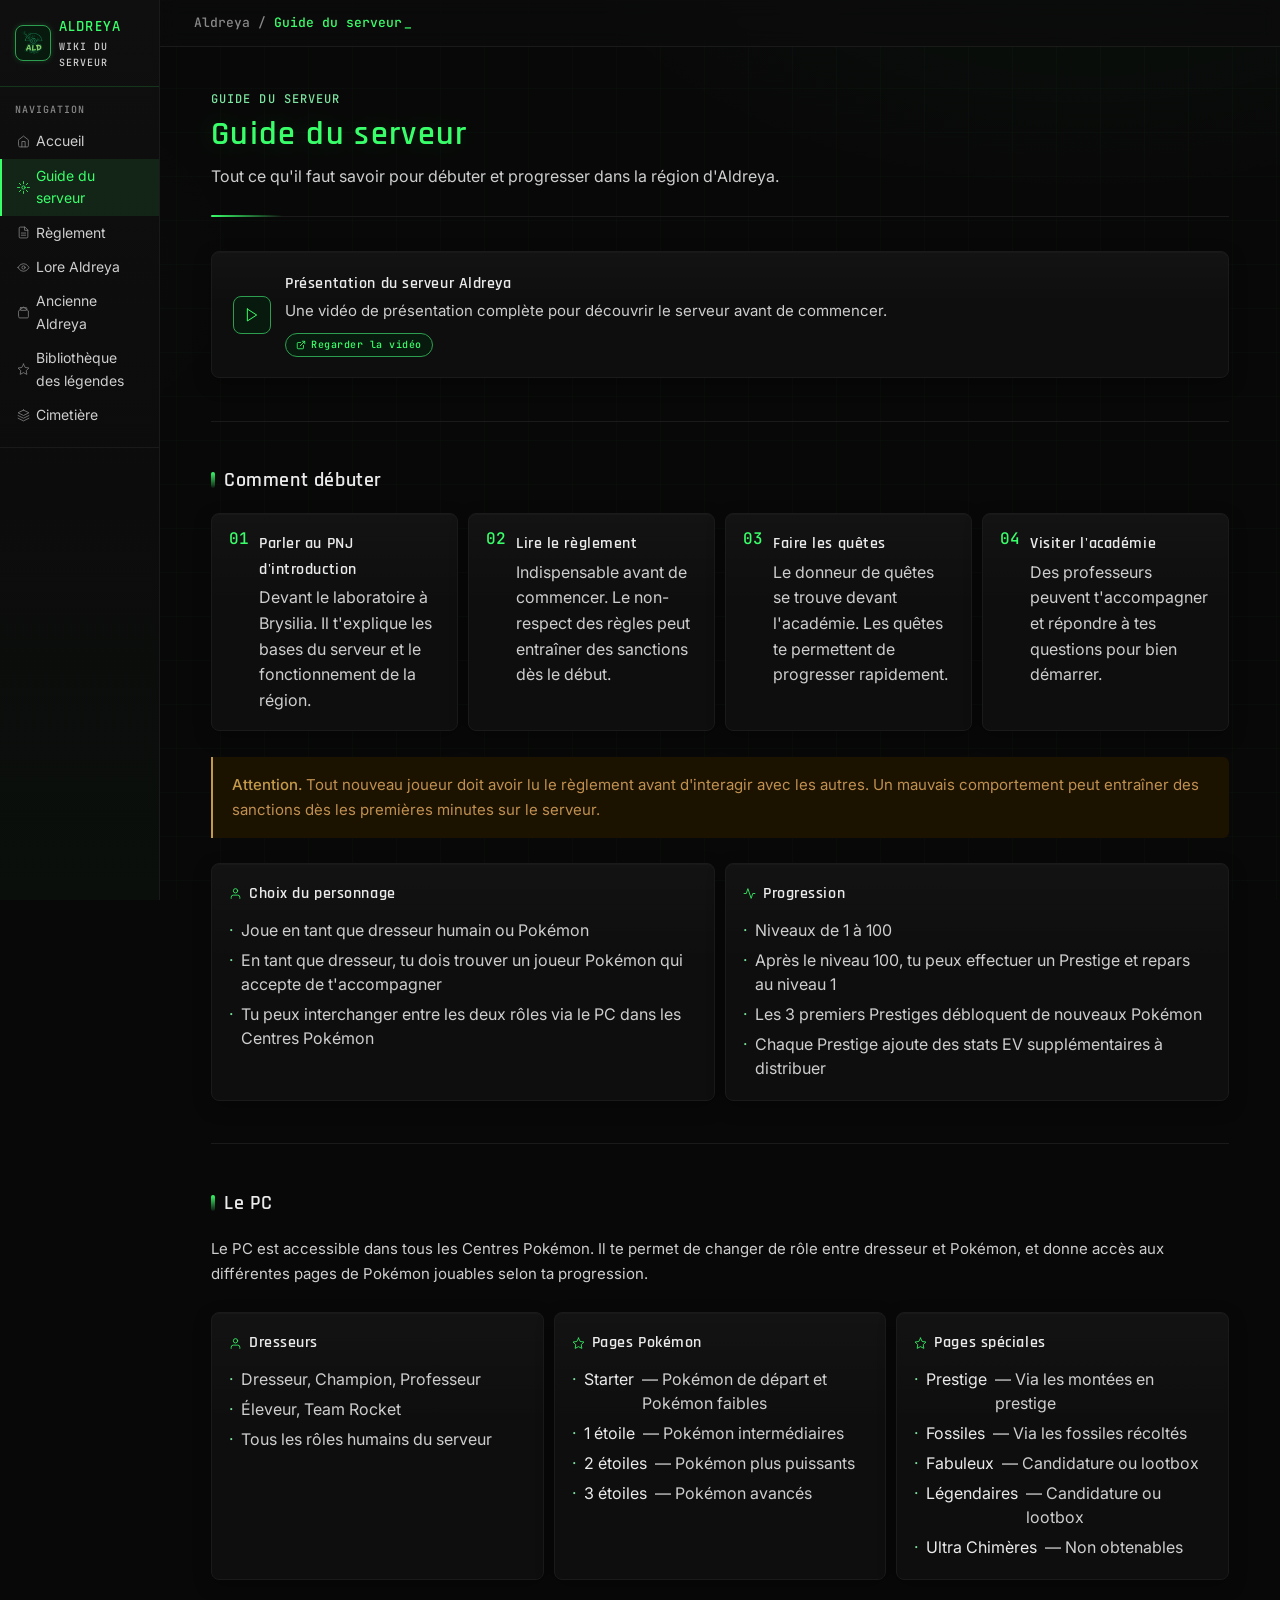
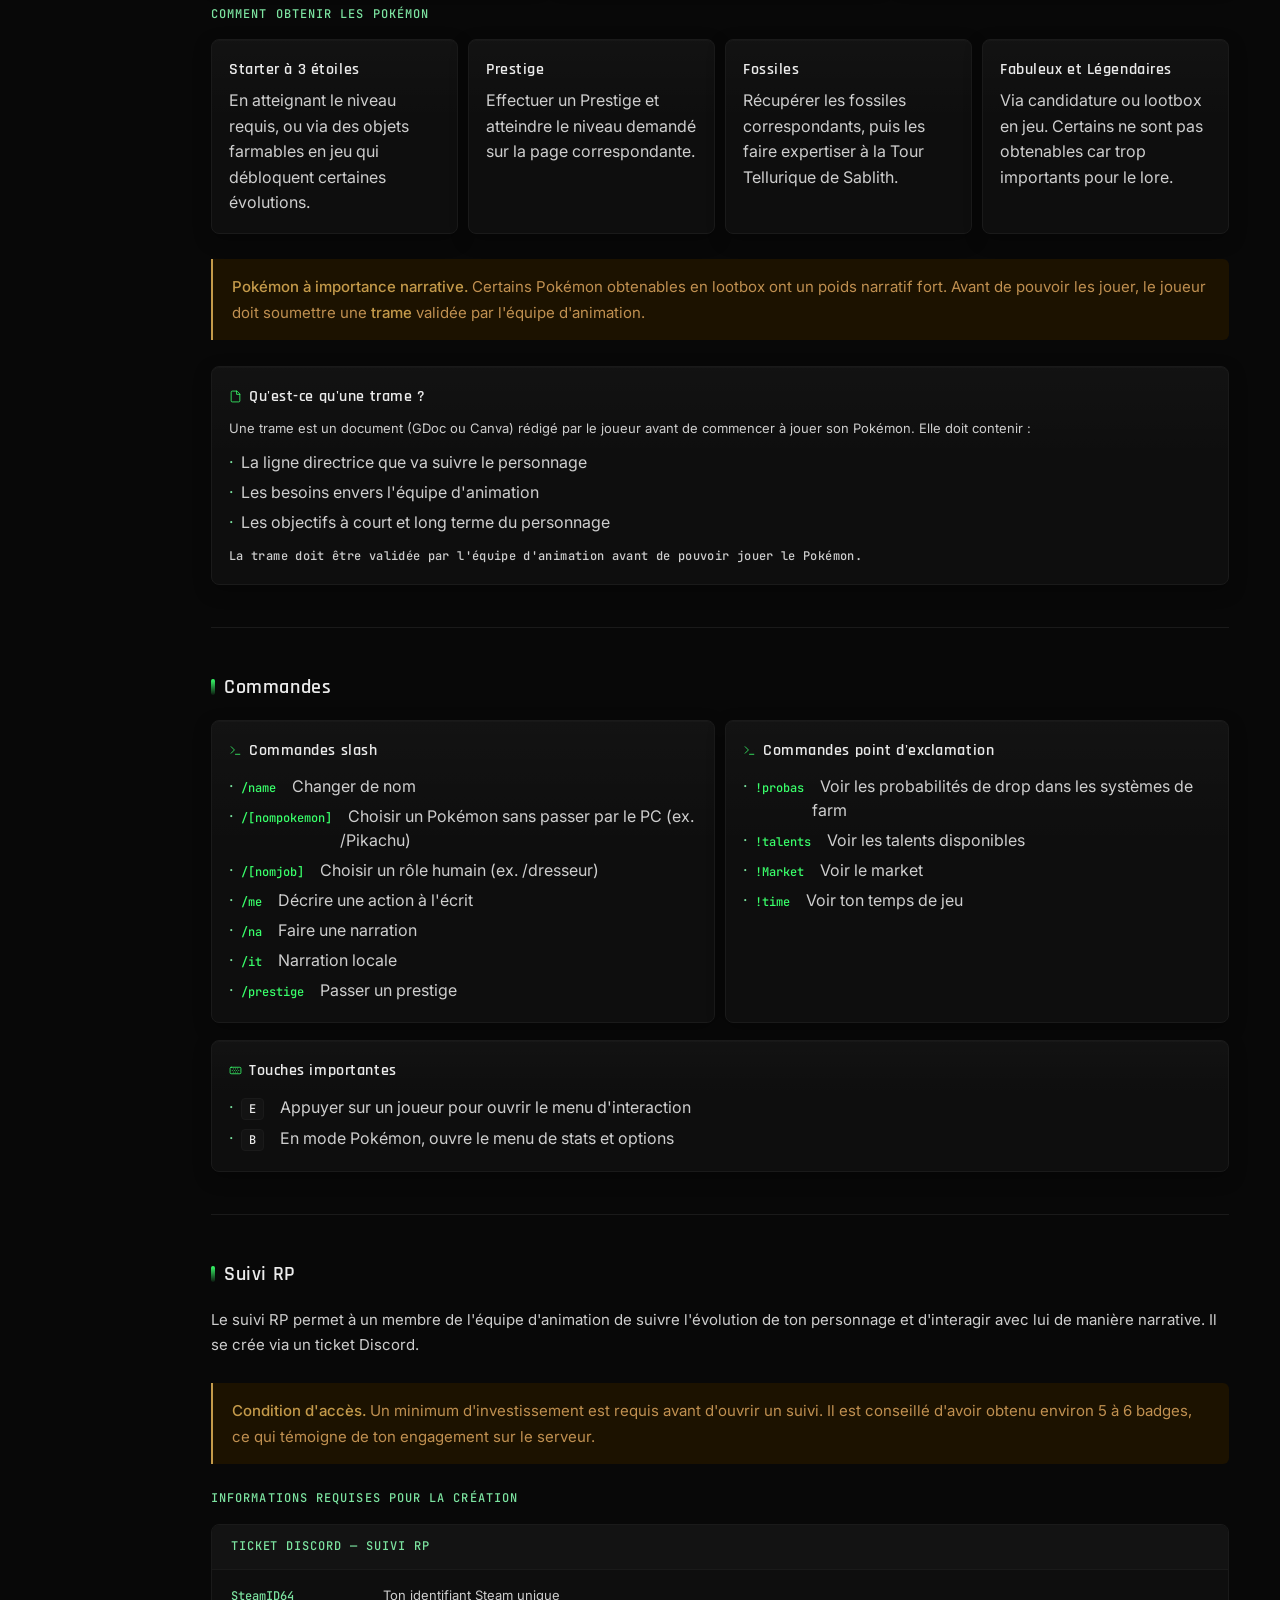
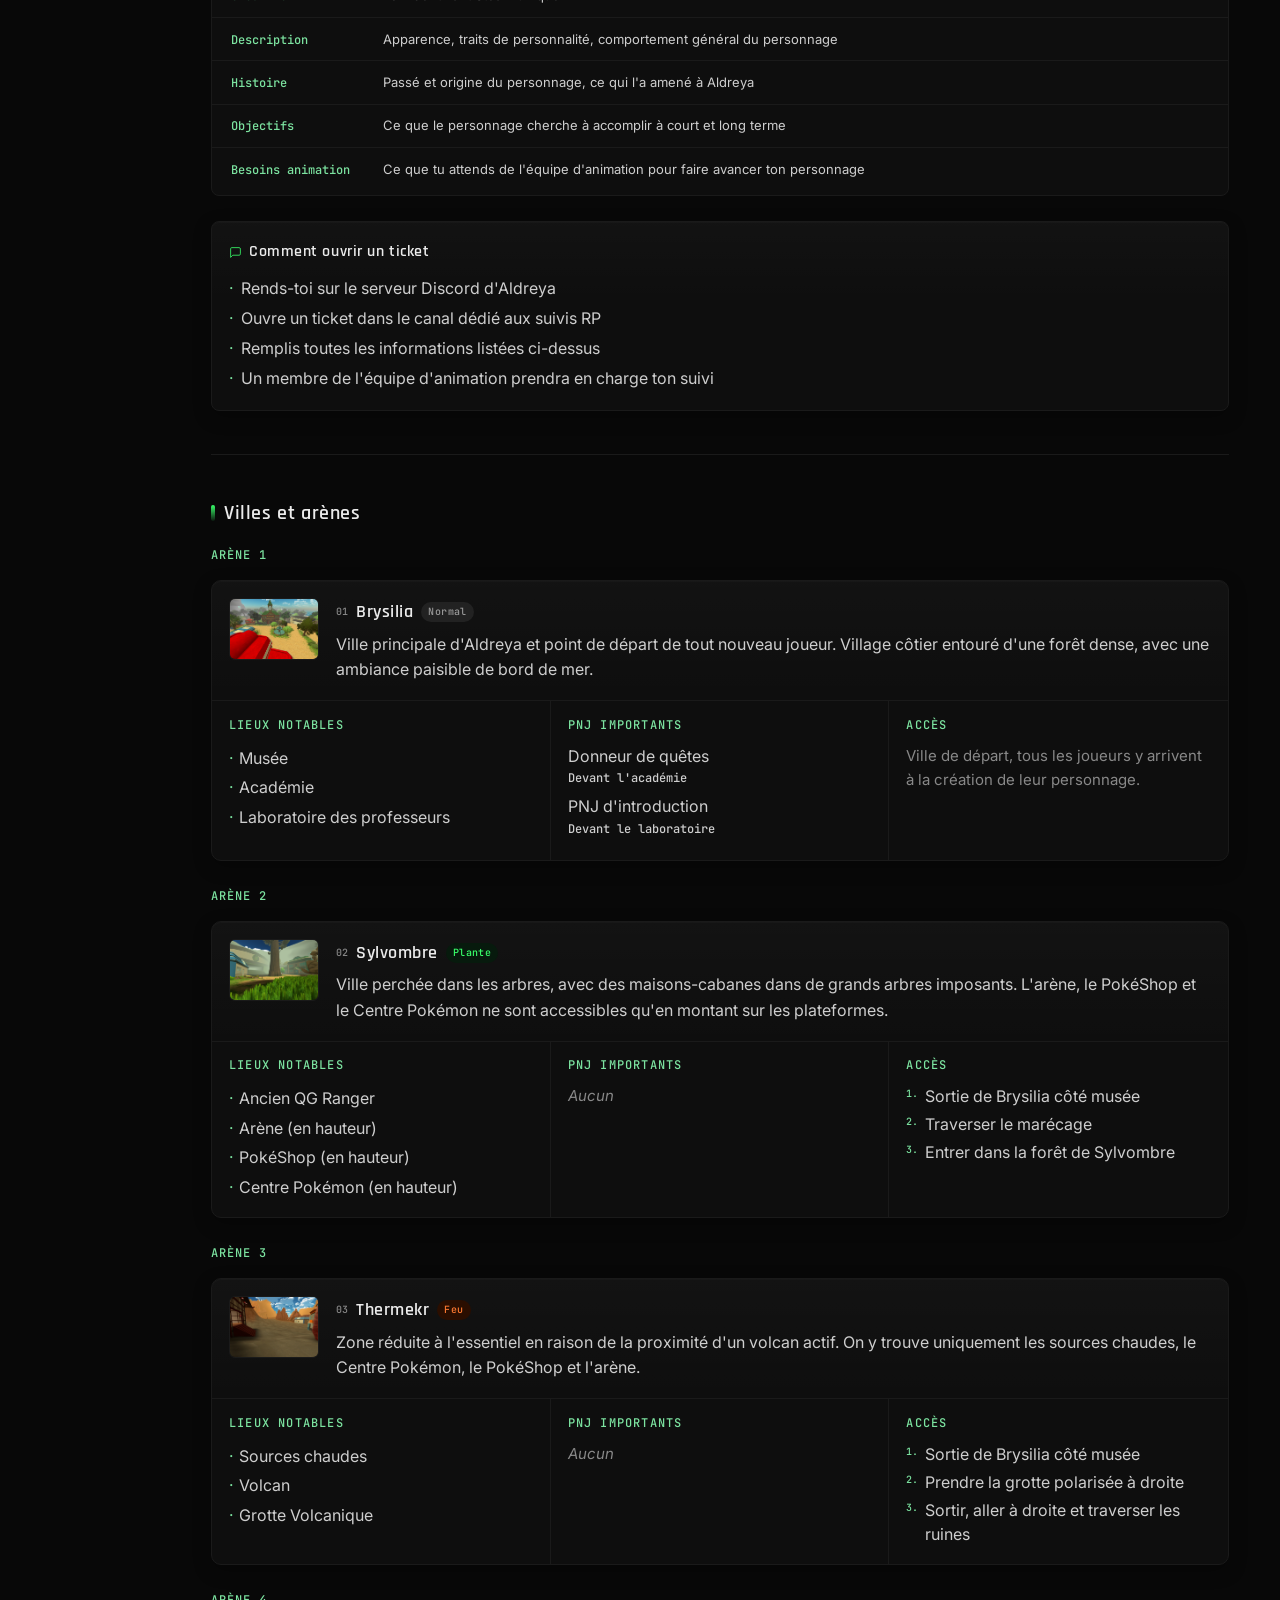
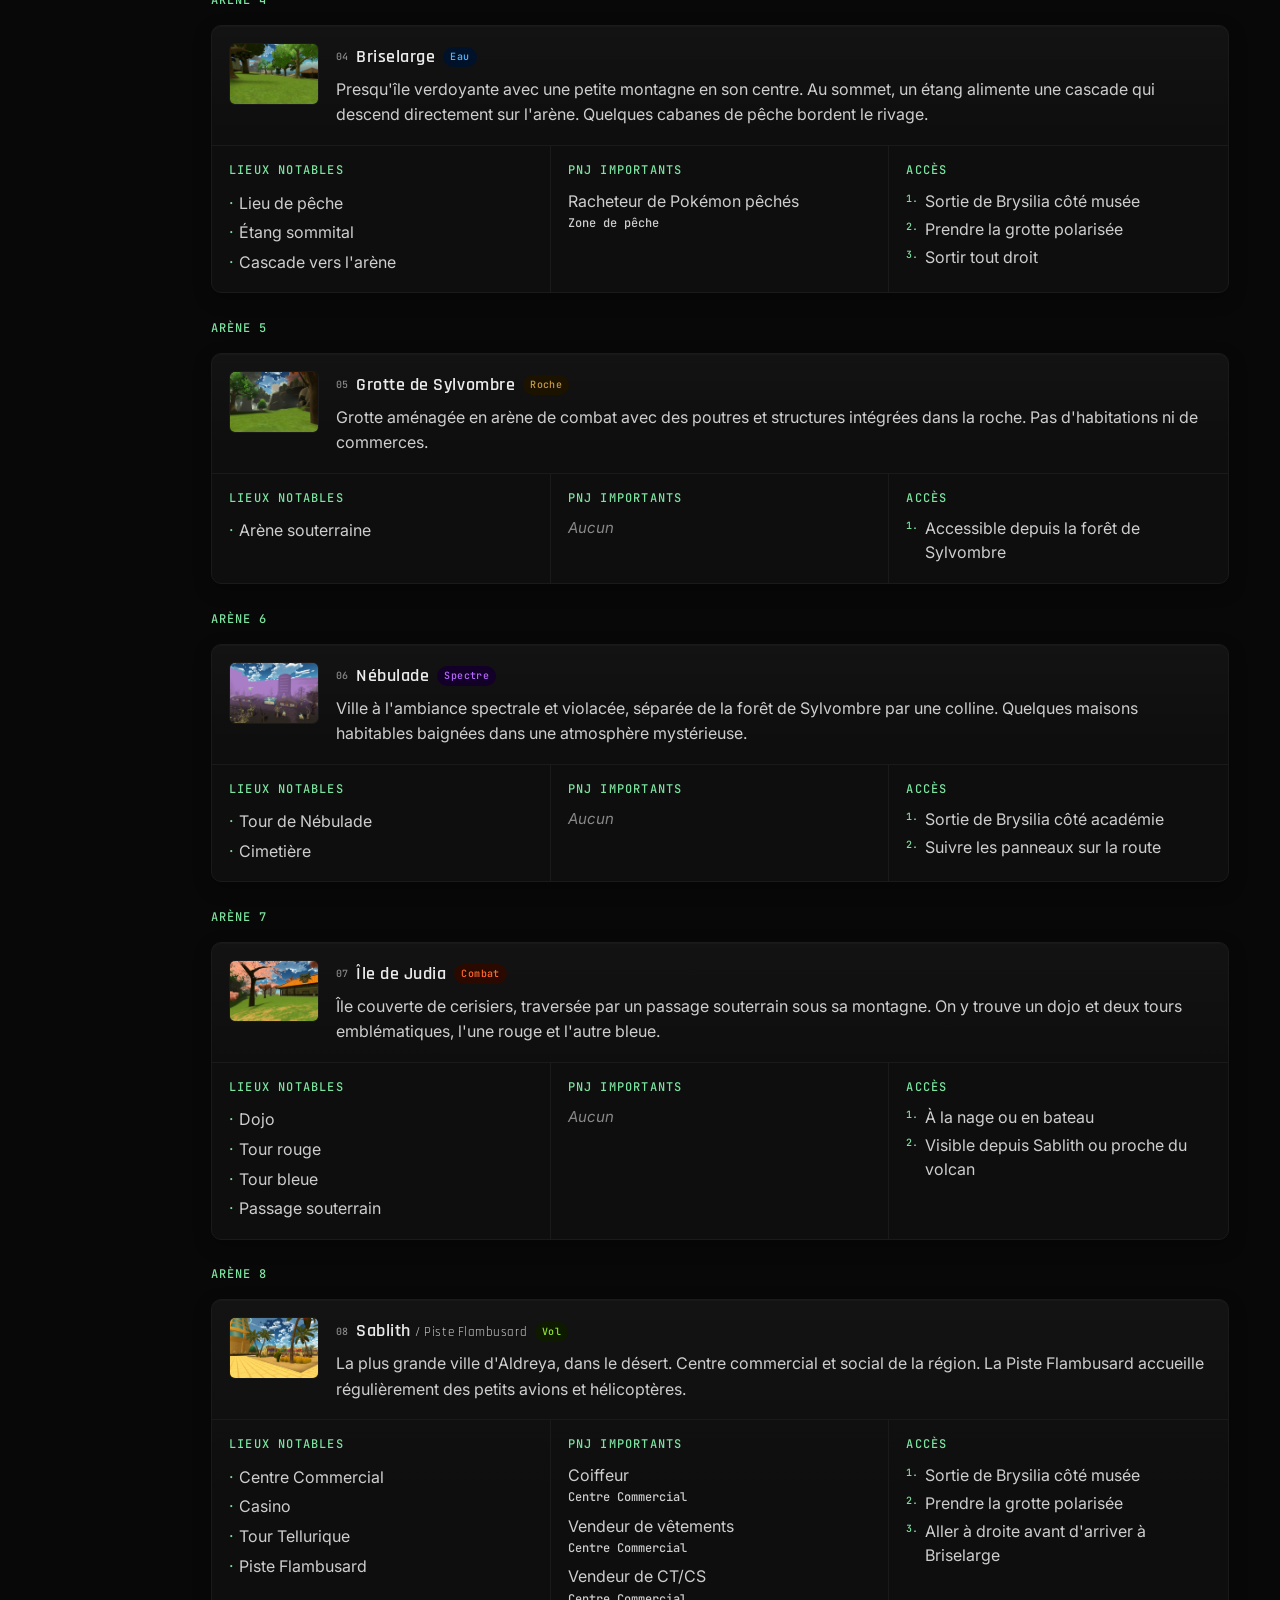
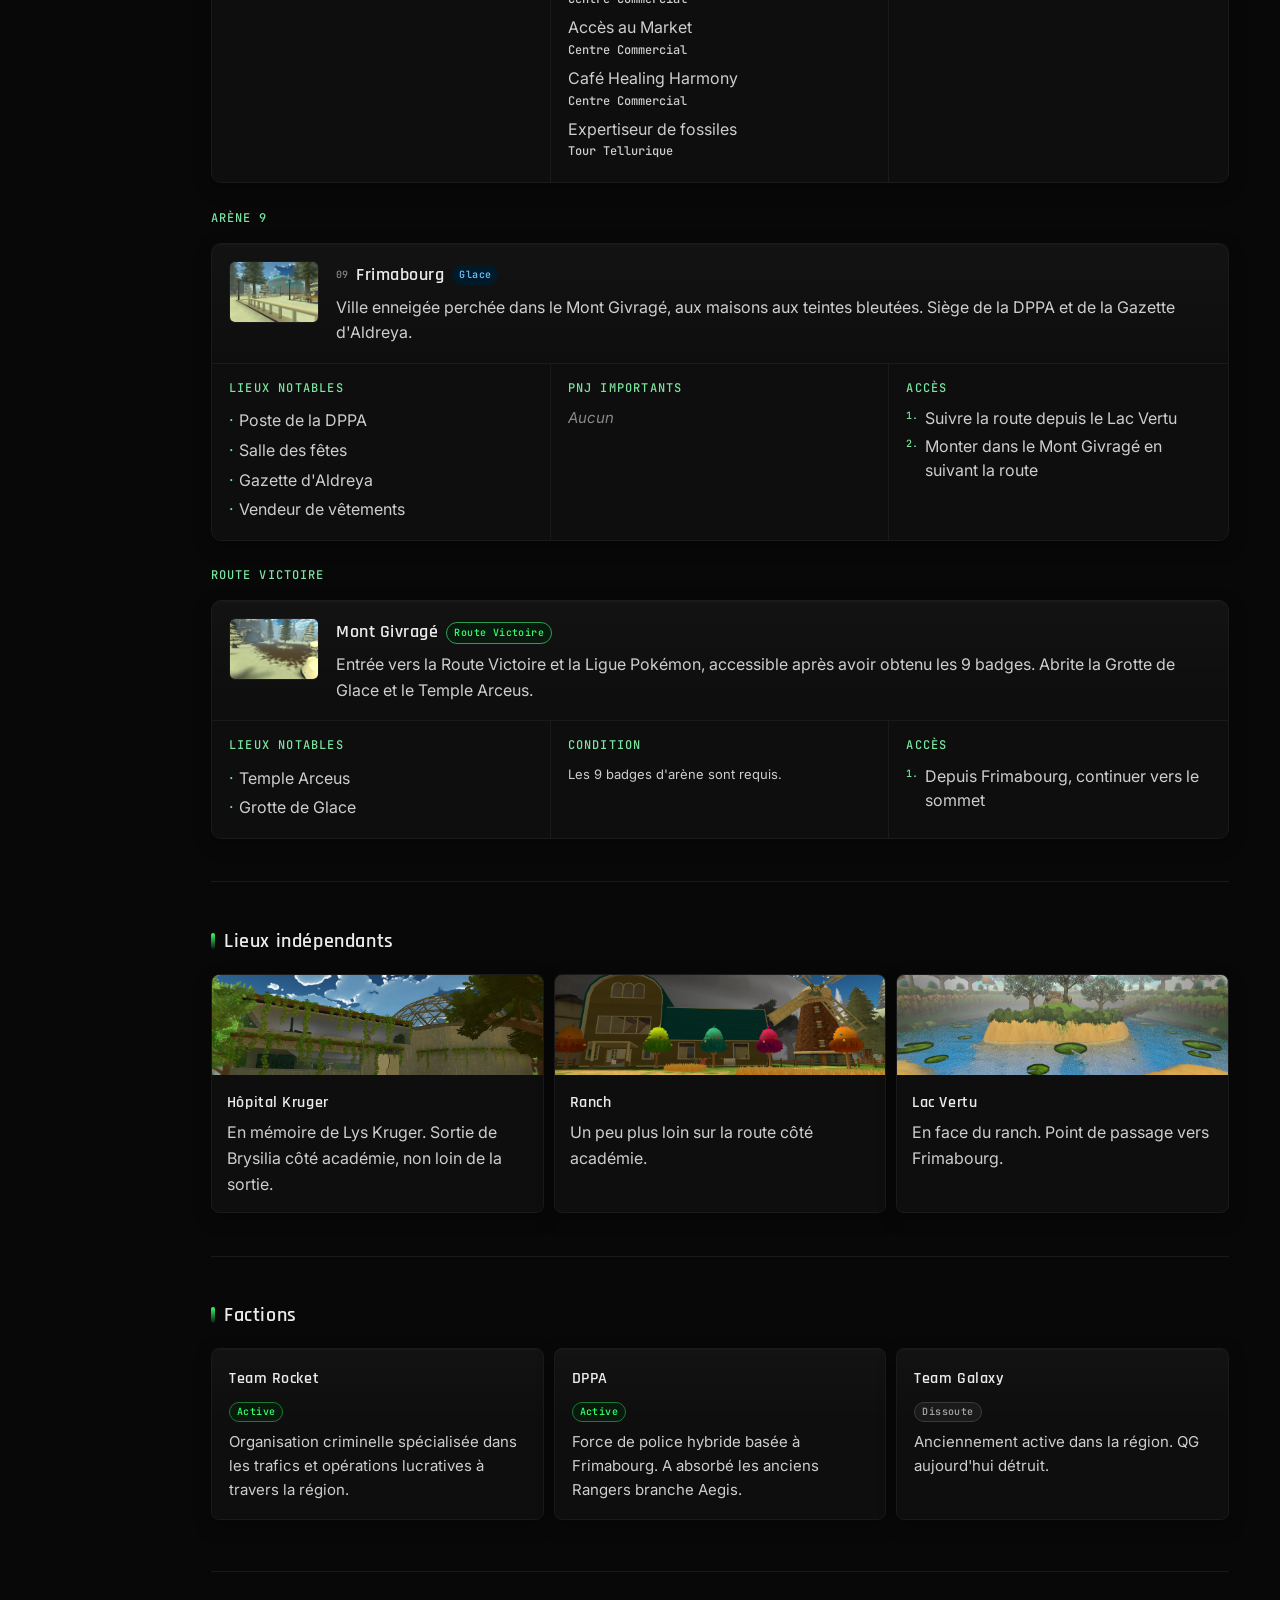
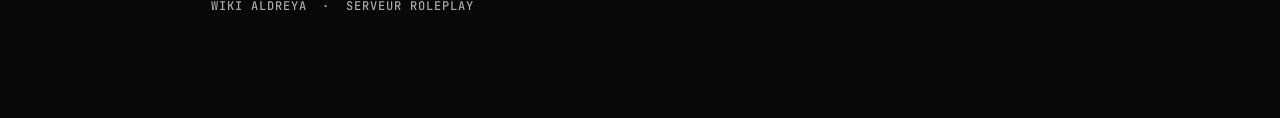
<file: wiki-aldreya-guide.html>
<!DOCTYPE html>
<html lang="fr">
<head><style>html{background:#080808}body{opacity:0;animation:ald-pagein 0.32s ease forwards}@keyframes ald-pagein{to{opacity:1}}</style>
<meta charset="UTF-8">
<meta name="viewport" content="width=device-width, initial-scale=1.0">
<title>Guide du serveur — Wiki Aldreya</title>
<link href="https://fonts.googleapis.com/css2?family=JetBrains+Mono:wght@400;500;700&family=Rajdhani:wght@400;500;600&family=Inter:wght@300;400;500&display=swap" rel="stylesheet">
<link rel="stylesheet" href="style.css">

</head>
<body>
<div class="layout">

<!-- SIDEBAR -->
<nav class="sidebar">
  <div class="sidebar-logo">
    <img src="images/logoald.png" alt="Logo" class="logo-img">
    <div>
      <span class="logo-text">ALDREYA</span>
      <span class="logo-sub">WIKI DU SERVEUR</span>
    </div>
  </div>
  <div class="sidebar-section">
    <div class="sidebar-section-label">Navigation</div>
    <a class="nav-link" href="wiki-aldreya-accueil.html"><svg viewBox="0 0 24 24"><path d="M3 9l9-7 9 7v11a2 2 0 01-2 2H5a2 2 0 01-2-2z"/><polyline points="9 22 9 12 15 12 15 22"/></svg>Accueil</a>
    <a class="nav-link active" href="wiki-aldreya-guide.html"><svg viewBox="0 0 24 24"><circle cx="12" cy="12" r="3"/><path d="M12 1v4M12 19v4M4.22 4.22l2.83 2.83M16.95 16.95l2.83 2.83M1 12h4M19 12h4M4.22 19.78l2.83-2.83M16.95 7.05l2.83-2.83"/></svg>Guide du serveur</a>
    <a class="nav-link" href="wiki-aldreya-reglement.html"><svg viewBox="0 0 24 24"><path d="M14 2H6a2 2 0 00-2 2v16a2 2 0 002 2h12a2 2 0 002-2V8z"/><polyline points="14 2 14 8 20 8"/><line x1="16" y1="13" x2="8" y2="13"/><line x1="16" y1="17" x2="8" y2="17"/></svg>Règlement</a>
    <a class="nav-link" href="wiki-aldreya-lore.html"><svg viewBox="0 0 24 24"><path d="M2 12s3-7 10-7 10 7 10 7-3 7-10 7-10-7-10-7z"/><circle cx="12" cy="12" r="3"/></svg>Lore Aldreya</a>
    <a class="nav-link" href="wiki-aldreya-ancienne-v1.html"><svg viewBox="0 0 24 24"><path d="M3 9l9-7 9 7v11a2 2 0 01-2 2H5a2 2 0 01-2-2z"/><rect x="6" y="3" width="12" height="5" rx="1"/></svg>Ancienne Aldreya</a>
    <a class="nav-link" href="wiki-aldreya-legendes.html"><svg viewBox="0 0 24 24"><polygon points="12 2 15.09 8.26 22 9.27 17 14.14 18.18 21.02 12 17.77 5.82 21.02 7 14.14 2 9.27 8.91 8.26 12 2"/></svg>Bibliothèque des légendes</a>
    <a class="nav-link" href="wiki-aldreya-cimetiere.html"><svg viewBox="0 0 24 24"><path d="M12 2L2 7l10 5 10-5-10-5zM2 17l10 5 10-5M2 12l10 5 10-5"/></svg>Cimetière</a>
  </div>
</nav>

<!-- MAIN -->
<div class="main">
  <div class="topbar">
    <span class="crumb"><a href="wiki-aldreya-accueil.html">Aldreya</a></span>
    <span>/</span>
    <span class="crumb active">Guide du serveur</span>
  </div>

  <div class="content">

    <div class="page-header">
      <div class="page-tag">Guide du serveur</div>
      <h1 class="page-title">Guide du serveur</h1>
      <p class="page-desc">Tout ce qu'il faut savoir pour débuter et progresser dans la région d'Aldreya.</p>
    </div>

    <!-- VIDEO -->
    <div class="video-block">
      <div class="video-icon"><svg viewBox="0 0 24 24"><polygon points="5 3 19 12 5 21 5 3"/></svg></div>
      <div>
        <div class="video-title">Présentation du serveur Aldreya</div>
        <div class="video-desc">Une vidéo de présentation complète pour découvrir le serveur avant de commencer.</div>
        <!-- Remplace le # par le lien de ta vidéo -->
        <a href="https://youtu.be/Etyb5_lu_nA?si=pFLGvV3ZCmEkXLQ9" class="video-btn">
          <svg viewBox="0 0 24 24" style="width:10px;height:10px;stroke:currentColor;fill:none;stroke-width:2;stroke-linecap:round;stroke-linejoin:round"><path d="M18 13v6a2 2 0 01-2 2H5a2 2 0 01-2-2V8a2 2 0 012-2h6"/><polyline points="15 3 21 3 21 9"/><line x1="10" y1="14" x2="21" y2="3"/></svg>
          Regarder la vidéo
        </a>
      </div>
    </div>

    <hr class="divider">

    <!-- COMMENT DEBUTER -->
    <h2 class="section-title">Comment débuter</h2>
    <div class="steps-grid">
      <div class="step-card">
        <div class="step-num">01</div>
        <div>
          <div class="step-title">Parler au PNJ d'introduction</div>
          <div class="step-desc">Devant le laboratoire à Brysilia. Il t'explique les bases du serveur et le fonctionnement de la région.</div>
        </div>
      </div>
      <div class="step-card">
        <div class="step-num">02</div>
        <div>
          <div class="step-title">Lire le règlement</div>
          <div class="step-desc">Indispensable avant de commencer. Le non-respect des règles peut entraîner des sanctions dès le début.</div>
        </div>
      </div>
      <div class="step-card">
        <div class="step-num">03</div>
        <div>
          <div class="step-title">Faire les quêtes</div>
          <div class="step-desc">Le donneur de quêtes se trouve devant l'académie. Les quêtes te permettent de progresser rapidement.</div>
        </div>
      </div>
      <div class="step-card">
        <div class="step-num">04</div>
        <div>
          <div class="step-title">Visiter l'académie</div>
          <div class="step-desc">Des professeurs peuvent t'accompagner et répondre à tes questions pour bien démarrer.</div>
        </div>
      </div>
    </div>

    <div class="alert-warn">
      <strong>Attention.</strong> Tout nouveau joueur doit avoir lu le règlement avant d'interagir avec les autres. Un mauvais comportement peut entraîner des sanctions dès les premières minutes sur le serveur.
    </div>

    <div class="info-grid">
      <div class="info-card">
        <div class="info-title">
          <svg viewBox="0 0 24 24"><path d="M20 21v-2a4 4 0 00-4-4H8a4 4 0 00-4 4v2"/><circle cx="12" cy="7" r="4"/></svg>
          Choix du personnage
        </div>
        <ul class="info-list">
          <li>Joue en tant que dresseur humain ou Pokémon</li>
          <li>En tant que dresseur, tu dois trouver un joueur Pokémon qui accepte de t'accompagner</li>
          <li>Tu peux interchanger entre les deux rôles via le PC dans les Centres Pokémon</li>
        </ul>
      </div>
      <div class="info-card">
        <div class="info-title">
          <svg viewBox="0 0 24 24"><polyline points="22 12 18 12 15 21 9 3 6 12 2 12"/></svg>
          Progression
        </div>
        <ul class="info-list">
          <li>Niveaux de 1 à 100</li>
          <li>Après le niveau 100, tu peux effectuer un Prestige et repars au niveau 1</li>
          <li>Les 3 premiers Prestiges débloquent de nouveaux Pokémon</li>
          <li>Chaque Prestige ajoute des stats EV supplémentaires à distribuer</li>
        </ul>
      </div>
    </div>

    <hr class="divider">

    <!-- LE PC -->
    <h2 class="section-title">Le PC</h2>
    <p style="font-size:var(--fs-ui); color:var(--text-muted); line-height:1.7; margin-bottom:1.5rem;">Le PC est accessible dans tous les Centres Pokémon. Il te permet de changer de rôle entre dresseur et Pokémon, et donne accès aux différentes pages de Pokémon jouables selon ta progression.</p>

    <div class="pc-grid">
      <div class="info-card">
        <div class="info-title">
          <svg viewBox="0 0 24 24"><path d="M20 21v-2a4 4 0 00-4-4H8a4 4 0 00-4 4v2"/><circle cx="12" cy="7" r="4"/></svg>
          Dresseurs
        </div>
        <ul class="info-list">
          <li>Dresseur, Champion, Professeur</li>
          <li>Éleveur, Team Rocket</li>
          <li>Tous les rôles humains du serveur</li>
        </ul>
      </div>
      <div class="info-card">
        <div class="info-title">
          <svg viewBox="0 0 24 24"><polygon points="12 2 15.09 8.26 22 9.27 17 14.14 18.18 21.02 12 17.77 5.82 21.02 7 14.14 2 9.27 8.91 8.26 12 2"/></svg>
          Pages Pokémon
        </div>
        <ul class="info-list">
          <li><span style="color:var(--text)">Starter</span> — Pokémon de départ et Pokémon faibles</li>
          <li><span style="color:var(--text)">1 étoile</span> — Pokémon intermédiaires</li>
          <li><span style="color:var(--text)">2 étoiles</span> — Pokémon plus puissants</li>
          <li><span style="color:var(--text)">3 étoiles</span> — Pokémon avancés</li>
        </ul>
      </div>
      <div class="info-card">
        <div class="info-title">
          <svg viewBox="0 0 24 24"><path d="M12 2l3.09 6.26L22 9.27l-5 4.87 1.18 6.88L12 17.77l-6.18 3.25L7 14.14 2 9.27l6.91-1.01L12 2z"/></svg>
          Pages spéciales
        </div>
        <ul class="info-list">
          <li><span style="color:var(--text)">Prestige</span> — Via les montées en prestige</li>
          <li><span style="color:var(--text)">Fossiles</span> — Via les fossiles récoltés</li>
          <li><span style="color:var(--text)">Fabuleux</span> — Candidature ou lootbox</li>
          <li><span style="color:var(--text)">Légendaires</span> — Candidature ou lootbox</li>
          <li><span style="color:var(--text)">Ultra Chimères</span> — Non obtenables</li>
        </ul>
      </div>
    </div>

    <p class="section-label">Comment obtenir les Pokémon</p>
    <div class="obtain-grid">
      <div class="lieu-card">
        <div class="lieu-name">Starter à 3 étoiles</div>
        <div class="lieu-desc">En atteignant le niveau requis, ou via des objets farmables en jeu qui débloquent certaines évolutions.</div>
      </div>
      <div class="lieu-card">
        <div class="lieu-name">Prestige</div>
        <div class="lieu-desc">Effectuer un Prestige et atteindre le niveau demandé sur la page correspondante.</div>
      </div>
      <div class="lieu-card">
        <div class="lieu-name">Fossiles</div>
        <div class="lieu-desc">Récupérer les fossiles correspondants, puis les faire expertiser à la Tour Tellurique de Sablith.</div>
      </div>
      <div class="lieu-card">
        <div class="lieu-name">Fabuleux et Légendaires</div>
        <div class="lieu-desc">Via candidature ou lootbox en jeu. Certains ne sont pas obtenables car trop importants pour le lore.</div>
      </div>
    </div>

    <div class="alert-warn">
      <strong>Pokémon à importance narrative.</strong> Certains Pokémon obtenables en lootbox ont un poids narratif fort. Avant de pouvoir les jouer, le joueur doit soumettre une <strong style="color:var(--warn)">trame</strong> validée par l'équipe d'animation.
    </div>

    <div class="info-card" style="margin-bottom:1.5rem;">
      <div class="info-title">
        <svg viewBox="0 0 24 24" style="width:13px;height:13px;stroke:var(--rift);fill:none;stroke-width:1.5;stroke-linecap:round;stroke-linejoin:round"><path d="M14 2H6a2 2 0 00-2 2v16a2 2 0 002 2h12a2 2 0 002-2V8z"/><polyline points="14 2 14 8 20 8"/></svg>
        Qu'est-ce qu'une trame ?
      </div>
      <p style="font-size:var(--fs-meta); color:var(--text-muted); line-height:1.7; margin-bottom:8px;">Une trame est un document (GDoc ou Canva) rédigé par le joueur avant de commencer à jouer son Pokémon. Elle doit contenir :</p>
      <ul class="info-list">
        <li>La ligne directrice que va suivre le personnage</li>
        <li>Les besoins envers l'équipe d'animation</li>
        <li>Les objectifs à court et long terme du personnage</li>
      </ul>
      <p class="mono-note" style="margin-top:10px;">La trame doit être validée par l'équipe d'animation avant de pouvoir jouer le Pokémon.</p>
    </div>

    <hr class="divider">

    <!-- COMMANDES -->
    <h2 class="section-title">Commandes</h2>

    <div class="info-grid" style="margin-bottom:1rem;">
      <div class="info-card">
        <div class="info-title">
          <svg viewBox="0 0 24 24"><polyline points="4 17 10 11 4 5"/><line x1="12" y1="19" x2="20" y2="19"/></svg>
          Commandes slash
        </div>
        <ul class="info-list" style="gap:0;">
          <li><span class="mono-accent">/name</span>&nbsp;&nbsp;Changer de nom</li>
          <li><span class="mono-accent">/[nompokemon]</span>&nbsp;&nbsp;Choisir un Pokémon sans passer par le PC (ex. /Pikachu)</li>
          <li><span class="mono-accent">/[nomjob]</span>&nbsp;&nbsp;Choisir un rôle humain (ex. /dresseur)</li>
          <li><span class="mono-accent">/me</span>&nbsp;&nbsp;Décrire une action à l'écrit</li>
          <li><span class="mono-accent">/na</span>&nbsp;&nbsp;Faire une narration</li>
          <li><span class="mono-accent">/it</span>&nbsp;&nbsp;Narration locale</li>
          <li><span class="mono-accent">/prestige</span>&nbsp;&nbsp;Passer un prestige</li>
        </ul>
      </div>
      <div class="info-card">
        <div class="info-title">
          <svg viewBox="0 0 24 24"><polyline points="4 17 10 11 4 5"/><line x1="12" y1="19" x2="20" y2="19"/></svg>
          Commandes point d'exclamation
        </div>
        <ul class="info-list">
          <li><span class="mono-accent">!probas</span>&nbsp;&nbsp;Voir les probabilités de drop dans les systèmes de farm</li>
          <li><span class="mono-accent">!talents</span>&nbsp;&nbsp;Voir les talents disponibles</li>
          <li><span class="mono-accent">!Market</span>&nbsp;&nbsp;Voir le market</li>
          <li><span class="mono-accent">!time</span>&nbsp;&nbsp;Voir ton temps de jeu</li>
        </ul>
      </div>
    </div>

    <div class="info-card" style="margin-bottom:1.5rem;">
      <div class="info-title">
        <svg viewBox="0 0 24 24"><rect x="2" y="6" width="20" height="12" rx="2"/><path d="M6 12h.01M10 12h.01M14 12h.01M18 12h.01M8 9h.01M12 9h.01M16 9h.01M8 15h.01M12 15h.01M16 15h.01"/></svg>
        Touches importantes
      </div>
      <ul class="info-list">
        <li><span class="mono-chip">E</span>&nbsp;&nbsp;Appuyer sur un joueur pour ouvrir le menu d'interaction</li>
        <li><span class="mono-chip">B</span>&nbsp;&nbsp;En mode Pokémon, ouvre le menu de stats et options</li>
      </ul>
    </div>

    <hr class="divider">

    <!-- SUIVI RP -->
    <h2 class="section-title">Suivi RP</h2>
    <p style="font-size:var(--fs-ui); color:var(--text-muted); line-height:1.7; margin-bottom:1.5rem;">Le suivi RP permet à un membre de l'équipe d'animation de suivre l'évolution de ton personnage et d'interagir avec lui de manière narrative. Il se crée via un ticket Discord.</p>

    <div class="alert-warn" style="margin-bottom:1.5rem;">
      <strong>Condition d'accès.</strong> Un minimum d'investissement est requis avant d'ouvrir un suivi. Il est conseillé d'avoir obtenu environ 5 à 6 badges, ce qui témoigne de ton engagement sur le serveur.
    </div>

    <p class="section-label">Informations requises pour la création</p>
    <div style="background:var(--bg-card); border:0.5px solid var(--border); border-radius:8px; overflow:hidden; margin-bottom:1.5rem;">
      <div class="mono-header">Ticket Discord — Suivi RP</div>
      <div style="padding:0.25rem 0;">
        <div style="display:flex; align-items:baseline; gap:12px; padding:0.625rem 1.1rem; border-bottom:0.5px solid var(--border);">
          <span class="mono-label" style="min-width:140px; flex-shrink:0;">SteamID64</span>
          <span style="font-size:var(--fs-meta); color:var(--text-muted);">Ton identifiant Steam unique</span>
        </div>
        <div style="display:flex; align-items:baseline; gap:12px; padding:0.625rem 1.1rem; border-bottom:0.5px solid var(--border);">
          <span class="mono-label" style="min-width:140px; flex-shrink:0;">Description</span>
          <span style="font-size:var(--fs-meta); color:var(--text-muted);">Apparence, traits de personnalité, comportement général du personnage</span>
        </div>
        <div style="display:flex; align-items:baseline; gap:12px; padding:0.625rem 1.1rem; border-bottom:0.5px solid var(--border);">
          <span class="mono-label" style="min-width:140px; flex-shrink:0;">Histoire</span>
          <span style="font-size:var(--fs-meta); color:var(--text-muted);">Passé et origine du personnage, ce qui l'a amené à Aldreya</span>
        </div>
        <div style="display:flex; align-items:baseline; gap:12px; padding:0.625rem 1.1rem; border-bottom:0.5px solid var(--border);">
          <span class="mono-label" style="min-width:140px; flex-shrink:0;">Objectifs</span>
          <span style="font-size:var(--fs-meta); color:var(--text-muted);">Ce que le personnage cherche à accomplir à court et long terme</span>
        </div>
        <div style="display:flex; align-items:baseline; gap:12px; padding:0.625rem 1.1rem;">
          <span class="mono-label" style="min-width:140px; flex-shrink:0;">Besoins animation</span>
          <span style="font-size:var(--fs-meta); color:var(--text-muted);">Ce que tu attends de l'équipe d'animation pour faire avancer ton personnage</span>
        </div>
      </div>
    </div>

    <div class="info-card" style="margin-bottom:1.5rem;">
      <div class="info-title">
        <svg viewBox="0 0 24 24"><path d="M21 15a2 2 0 01-2 2H7l-4 4V5a2 2 0 012-2h14a2 2 0 012 2z"/></svg>
        Comment ouvrir un ticket
      </div>
      <ul class="info-list">
        <li>Rends-toi sur le serveur Discord d'Aldreya</li>
        <li>Ouvre un ticket dans le canal dédié aux suivis RP</li>
        <li>Remplis toutes les informations listées ci-dessus</li>
        <li>Un membre de l'équipe d'animation prendra en charge ton suivi</li>
      </ul>
    </div>

    <hr class="divider">

    <!-- VILLES ET ARENES -->
    <h2 class="section-title">Villes et arènes</h2>

    <p class="section-label">Arène 1</p>
    <!-- ================================================================
GUIDE : AJOUTER UNE VILLE OU UNE ARÈNE
Colle ce bloc à l'endroit voulu dans la liste :

<div class="ville-card">
  <div class="ville-header">
    <img src="images/nomville.jpg" alt="Nom de la ville" class="ville-img">
    <div class="ville-meta">
      <div class="ville-top"><span class="ville-num">10</span><span class="ville-name-text">Nom de la ville</span><span class="badge b-normal">Type</span></div>
      <div class="ville-desc-text">Description courte de la ville.</div>
    </div>
  </div>
  <div class="ville-body">
    <div class="ville-col">
      <div class="col-label">Lieux notables</div>
      <ul class="lieux-list"><li>Premier lieu</li><li>Deuxième lieu</li></ul>
    </div>
    <div class="ville-col">
      <div class="col-label">PNJ importants</div>
      <div class="pnj-item"><div class="pnj-role">Rôle du PNJ</div><div class="pnj-loc">Lieu où le trouver</div></div>
    </div>
    <div class="ville-col">
      <div class="col-label">Accès</div>
      <div class="route-step"><span class="route-step-num">1</span><span class="route-step-text">Première étape du trajet.</span></div>
    </div>
  </div>
</div>

Badges de types disponibles : b-normal b-plante b-feu b-eau
b-roche b-spectre b-combat b-vol b-glace b-route
================================================================ -->

<div class="ville-card">
      <div class="ville-header">
        <img src="images/brysilia.jpg" alt="" class="ville-img">
        <div class="ville-meta">
          <div class="ville-top"><span class="ville-num">01</span><span class="ville-name-text">Brysilia</span><span class="badge b-normal">Normal</span></div>
          <p class="ville-desc-text">Ville principale d'Aldreya et point de départ de tout nouveau joueur. Village côtier entouré d'une forêt dense, avec une ambiance paisible de bord de mer.</p>
        </div>
      </div>
      <div class="ville-body">
        <div class="ville-col"><div class="col-label">Lieux notables</div><ul class="lieux-list"><li>Musée</li><li>Académie</li><li>Laboratoire des professeurs</li></ul></div>
        <div class="ville-col"><div class="col-label">PNJ importants</div><div class="pnj-item"><div class="pnj-role">Donneur de quêtes</div><div class="pnj-loc">Devant l'académie</div></div><div class="pnj-item"><div class="pnj-role">PNJ d'introduction</div><div class="pnj-loc">Devant le laboratoire</div></div></div>
        <div class="ville-col"><div class="col-label">Accès</div><p class="none-text" class="mono-note" style="font-style:normal;">Ville de départ, tous les joueurs y arrivent à la création de leur personnage.</p></div>
      </div>
    </div>

    <p class="section-label">Arène 2</p>
    <div class="ville-card">
      <div class="ville-header">
        <img src="images/sylvombre.jpg" alt="" class="ville-img">
        <div class="ville-meta">
          <div class="ville-top"><span class="ville-num">02</span><span class="ville-name-text">Sylvombre</span><span class="badge b-plante">Plante</span></div>
          <p class="ville-desc-text">Ville perchée dans les arbres, avec des maisons-cabanes dans de grands arbres imposants. L'arène, le PokéShop et le Centre Pokémon ne sont accessibles qu'en montant sur les plateformes.</p>
        </div>
      </div>
      <div class="ville-body">
        <div class="ville-col"><div class="col-label">Lieux notables</div><ul class="lieux-list"><li>Ancien QG Ranger</li><li>Arène (en hauteur)</li><li>PokéShop (en hauteur)</li><li>Centre Pokémon (en hauteur)</li></ul></div>
        <div class="ville-col"><div class="col-label">PNJ importants</div><p class="none-text">Aucun</p></div>
        <div class="ville-col"><div class="col-label">Accès</div><div class="route-step"><span class="route-step-num">1.</span><span class="route-step-text">Sortie de Brysilia côté musée</span></div><div class="route-step"><span class="route-step-num">2.</span><span class="route-step-text">Traverser le marécage</span></div><div class="route-step"><span class="route-step-num">3.</span><span class="route-step-text">Entrer dans la forêt de Sylvombre</span></div></div>
      </div>
    </div>

    <p class="section-label">Arène 3</p>
    <div class="ville-card">
      <div class="ville-header">
        <img src="images/thermekr.jpg" alt="" class="ville-img">
        <div class="ville-meta">
          <div class="ville-top"><span class="ville-num">03</span><span class="ville-name-text">Thermekr</span><span class="badge b-feu">Feu</span></div>
          <p class="ville-desc-text">Zone réduite à l'essentiel en raison de la proximité d'un volcan actif. On y trouve uniquement les sources chaudes, le Centre Pokémon, le PokéShop et l'arène.</p>
        </div>
      </div>
      <div class="ville-body">
        <div class="ville-col"><div class="col-label">Lieux notables</div><ul class="lieux-list"><li>Sources chaudes</li><li>Volcan</li><li>Grotte Volcanique</li></ul></div>
        <div class="ville-col"><div class="col-label">PNJ importants</div><p class="none-text">Aucun</p></div>
        <div class="ville-col"><div class="col-label">Accès</div><div class="route-step"><span class="route-step-num">1.</span><span class="route-step-text">Sortie de Brysilia côté musée</span></div><div class="route-step"><span class="route-step-num">2.</span><span class="route-step-text">Prendre la grotte polarisée à droite</span></div><div class="route-step"><span class="route-step-num">3.</span><span class="route-step-text">Sortir, aller à droite et traverser les ruines</span></div></div>
      </div>
    </div>

    <p class="section-label">Arène 4</p>
    <div class="ville-card">
      <div class="ville-header">
        <img src="images/briselarge.jpg" alt="" class="ville-img">
        <div class="ville-meta">
          <div class="ville-top"><span class="ville-num">04</span><span class="ville-name-text">Briselarge</span><span class="badge b-eau">Eau</span></div>
          <p class="ville-desc-text">Presqu'île verdoyante avec une petite montagne en son centre. Au sommet, un étang alimente une cascade qui descend directement sur l'arène. Quelques cabanes de pêche bordent le rivage.</p>
        </div>
      </div>
      <div class="ville-body">
        <div class="ville-col"><div class="col-label">Lieux notables</div><ul class="lieux-list"><li>Lieu de pêche</li><li>Étang sommital</li><li>Cascade vers l'arène</li></ul></div>
        <div class="ville-col"><div class="col-label">PNJ importants</div><div class="pnj-item"><div class="pnj-role">Racheteur de Pokémon pêchés</div><div class="pnj-loc">Zone de pêche</div></div></div>
        <div class="ville-col"><div class="col-label">Accès</div><div class="route-step"><span class="route-step-num">1.</span><span class="route-step-text">Sortie de Brysilia côté musée</span></div><div class="route-step"><span class="route-step-num">2.</span><span class="route-step-text">Prendre la grotte polarisée</span></div><div class="route-step"><span class="route-step-num">3.</span><span class="route-step-text">Sortir tout droit</span></div></div>
      </div>
    </div>

    <p class="section-label">Arène 5</p>
    <div class="ville-card">
      <div class="ville-header">
        <img src="images/grottesylvombre.jpg" alt="" class="ville-img">
        <div class="ville-meta">
          <div class="ville-top"><span class="ville-num">05</span><span class="ville-name-text">Grotte de Sylvombre</span><span class="badge b-roche">Roche</span></div>
          <p class="ville-desc-text">Grotte aménagée en arène de combat avec des poutres et structures intégrées dans la roche. Pas d'habitations ni de commerces.</p>
        </div>
      </div>
      <div class="ville-body">
        <div class="ville-col"><div class="col-label">Lieux notables</div><ul class="lieux-list"><li>Arène souterraine</li></ul></div>
        <div class="ville-col"><div class="col-label">PNJ importants</div><p class="none-text">Aucun</p></div>
        <div class="ville-col"><div class="col-label">Accès</div><div class="route-step"><span class="route-step-num">1.</span><span class="route-step-text">Accessible depuis la forêt de Sylvombre</span></div></div>
      </div>
    </div>

    <p class="section-label">Arène 6</p>
    <div class="ville-card">
      <div class="ville-header">
        <img src="images/nebulade.jpg" alt="" class="ville-img">
        <div class="ville-meta">
          <div class="ville-top"><span class="ville-num">06</span><span class="ville-name-text">Nébulade</span><span class="badge b-spectre">Spectre</span></div>
          <p class="ville-desc-text">Ville à l'ambiance spectrale et violacée, séparée de la forêt de Sylvombre par une colline. Quelques maisons habitables baignées dans une atmosphère mystérieuse.</p>
        </div>
      </div>
      <div class="ville-body">
        <div class="ville-col"><div class="col-label">Lieux notables</div><ul class="lieux-list"><li>Tour de Nébulade</li><li>Cimetière</li></ul></div>
        <div class="ville-col"><div class="col-label">PNJ importants</div><p class="none-text">Aucun</p></div>
        <div class="ville-col"><div class="col-label">Accès</div><div class="route-step"><span class="route-step-num">1.</span><span class="route-step-text">Sortie de Brysilia côté académie</span></div><div class="route-step"><span class="route-step-num">2.</span><span class="route-step-text">Suivre les panneaux sur la route</span></div></div>
      </div>
    </div>

    <p class="section-label">Arène 7</p>
    <div class="ville-card">
      <div class="ville-header">
        <img src="images/iledejudia.jpg" alt="" class="ville-img">
        <div class="ville-meta">
          <div class="ville-top"><span class="ville-num">07</span><span class="ville-name-text">Île de Judia</span><span class="badge b-combat">Combat</span></div>
          <p class="ville-desc-text">Île couverte de cerisiers, traversée par un passage souterrain sous sa montagne. On y trouve un dojo et deux tours emblématiques, l'une rouge et l'autre bleue.</p>
        </div>
      </div>
      <div class="ville-body">
        <div class="ville-col"><div class="col-label">Lieux notables</div><ul class="lieux-list"><li>Dojo</li><li>Tour rouge</li><li>Tour bleue</li><li>Passage souterrain</li></ul></div>
        <div class="ville-col"><div class="col-label">PNJ importants</div><p class="none-text">Aucun</p></div>
        <div class="ville-col"><div class="col-label">Accès</div><div class="route-step"><span class="route-step-num">1.</span><span class="route-step-text">À la nage ou en bateau</span></div><div class="route-step"><span class="route-step-num">2.</span><span class="route-step-text">Visible depuis Sablith ou proche du volcan</span></div></div>
      </div>
    </div>

    <p class="section-label">Arène 8</p>
    <div class="ville-card">
      <div class="ville-header">
        <img src="images/sablith.jpg" alt="" class="ville-img">
        <div class="ville-meta">
          <div class="ville-top"><span class="ville-num">08</span><span class="ville-name-text">Sablith <span style="font-size:var(--fs-meta);font-weight:400;color:var(--text-muted)">/ Piste Flambusard</span></span><span class="badge b-vol">Vol</span></div>
          <p class="ville-desc-text">La plus grande ville d'Aldreya, dans le désert. Centre commercial et social de la région. La Piste Flambusard accueille régulièrement des petits avions et hélicoptères.</p>
        </div>
      </div>
      <div class="ville-body">
        <div class="ville-col"><div class="col-label">Lieux notables</div><ul class="lieux-list"><li>Centre Commercial</li><li>Casino</li><li>Tour Tellurique</li><li>Piste Flambusard</li></ul></div>
        <div class="ville-col"><div class="col-label">PNJ importants</div><div class="pnj-item"><div class="pnj-role">Coiffeur</div><div class="pnj-loc">Centre Commercial</div></div><div class="pnj-item"><div class="pnj-role">Vendeur de vêtements</div><div class="pnj-loc">Centre Commercial</div></div><div class="pnj-item"><div class="pnj-role">Vendeur de CT/CS</div><div class="pnj-loc">Centre Commercial</div></div><div class="pnj-item"><div class="pnj-role">Accès au Market</div><div class="pnj-loc">Centre Commercial</div></div><div class="pnj-item"><div class="pnj-role">Café Healing Harmony</div><div class="pnj-loc">Centre Commercial</div></div><div class="pnj-item"><div class="pnj-role">Expertiseur de fossiles</div><div class="pnj-loc">Tour Tellurique</div></div></div>
        <div class="ville-col"><div class="col-label">Accès</div><div class="route-step"><span class="route-step-num">1.</span><span class="route-step-text">Sortie de Brysilia côté musée</span></div><div class="route-step"><span class="route-step-num">2.</span><span class="route-step-text">Prendre la grotte polarisée</span></div><div class="route-step"><span class="route-step-num">3.</span><span class="route-step-text">Aller à droite avant d'arriver à Briselarge</span></div></div>
      </div>
    </div>

    <p class="section-label">Arène 9</p>
    <div class="ville-card">
      <div class="ville-header">
        <img src="images/frimasbourg.jpg" alt="" class="ville-img">
        <div class="ville-meta">
          <div class="ville-top"><span class="ville-num">09</span><span class="ville-name-text">Frimabourg</span><span class="badge b-glace">Glace</span></div>
          <p class="ville-desc-text">Ville enneigée perchée dans le Mont Givragé, aux maisons aux teintes bleutées. Siège de la DPPA et de la Gazette d'Aldreya.</p>
        </div>
      </div>
      <div class="ville-body">
        <div class="ville-col"><div class="col-label">Lieux notables</div><ul class="lieux-list"><li>Poste de la DPPA</li><li>Salle des fêtes</li><li>Gazette d'Aldreya</li><li>Vendeur de vêtements</li></ul></div>
        <div class="ville-col"><div class="col-label">PNJ importants</div><p class="none-text">Aucun</p></div>
        <div class="ville-col"><div class="col-label">Accès</div><div class="route-step"><span class="route-step-num">1.</span><span class="route-step-text">Suivre la route depuis le Lac Vertu</span></div><div class="route-step"><span class="route-step-num">2.</span><span class="route-step-text">Monter dans le Mont Givragé en suivant la route</span></div></div>
      </div>
    </div>

    <p class="section-label">Route Victoire</p>
    <div class="ville-card">
      <div class="ville-header">
        <img src="images/montgivrage.jpg" alt="" class="ville-img">
        <div class="ville-meta">
          <div class="ville-top"><span class="ville-name-text">Mont Givragé</span><span class="badge b-route">Route Victoire</span></div>
          <p class="ville-desc-text">Entrée vers la Route Victoire et la Ligue Pokémon, accessible après avoir obtenu les 9 badges. Abrite la Grotte de Glace et le Temple Arceus.</p>
        </div>
      </div>
      <div class="ville-body">
        <div class="ville-col"><div class="col-label">Lieux notables</div><ul class="lieux-list"><li>Temple Arceus</li><li>Grotte de Glace</li></ul></div>
        <div class="ville-col"><div class="col-label">Condition</div><p style="font-size:var(--fs-meta); color:var(--text-muted);">Les 9 badges d'arène sont requis.</p></div>
        <div class="ville-col"><div class="col-label">Accès</div><div class="route-step"><span class="route-step-num">1.</span><span class="route-step-text">Depuis Frimabourg, continuer vers le sommet</span></div></div>
      </div>
    </div>

    <hr class="divider">

    <!-- LIEUX INDEPENDANTS -->
    <h2 class="section-title">Lieux indépendants</h2>
    <div class="lieux-grid">
      <div class="lieu-card" style="padding:0; overflow:hidden;">
        <img src="images/hopital.png" alt="Hôpital Kruger" style="width:100%; height:100px; object-fit:cover; display:block;">
        <div style="padding:0.875rem;">
          <div class="lieu-name">Hôpital Kruger</div>
          <div class="lieu-desc">En mémoire de Lys Kruger. Sortie de Brysilia côté académie, non loin de la sortie.</div>
        </div>
      </div>
      <div class="lieu-card" style="padding:0; overflow:hidden;">
        <img src="images/ranch.png" alt="Ranch" style="width:100%; height:100px; object-fit:cover; display:block;">
        <div style="padding:0.875rem;">
          <div class="lieu-name">Ranch</div>
          <div class="lieu-desc">Un peu plus loin sur la route côté académie.</div>
        </div>
      </div>
      <div class="lieu-card" style="padding:0; overflow:hidden;">
        <img src="images/lacvertu.png" alt="Lac Vertu" style="width:100%; height:100px; object-fit:cover; display:block;">
        <div style="padding:0.875rem;">
          <div class="lieu-name">Lac Vertu</div>
          <div class="lieu-desc">En face du ranch. Point de passage vers Frimabourg.</div>
        </div>
      </div>
    </div>

    <hr class="divider">

    <!-- FACTIONS -->
    <h2 class="section-title">Factions</h2>
    <div class="faction-grid">
      <div class="faction-card">
        <div class="faction-name">Team Rocket</div>
        <span class="faction-status status-active">Active</span>
        <div class="faction-desc">Organisation criminelle spécialisée dans les trafics et opérations lucratives à travers la région.</div>
      </div>
      <div class="faction-card">
        <div class="faction-name">DPPA</div>
        <span class="faction-status status-active">Active</span>
        <div class="faction-desc">Force de police hybride basée à Frimabourg. A absorbé les anciens Rangers branche Aegis.</div>
      </div>
      <div class="faction-card">
        <div class="faction-name">Team Galaxy</div>
        <span class="faction-status status-inactive">Dissoute</span>
        <div class="faction-desc">Anciennement active dans la région. QG aujourd'hui détruit.</div>
      </div>
    </div>

    <div class="wiki-footer">
      WIKI ALDREYA &nbsp;·&nbsp; SERVEUR ROLEPLAY
    </div>

  </div>
</div>

</div>
<script src="wiki.js"></script>
</body>
</html>
</file>
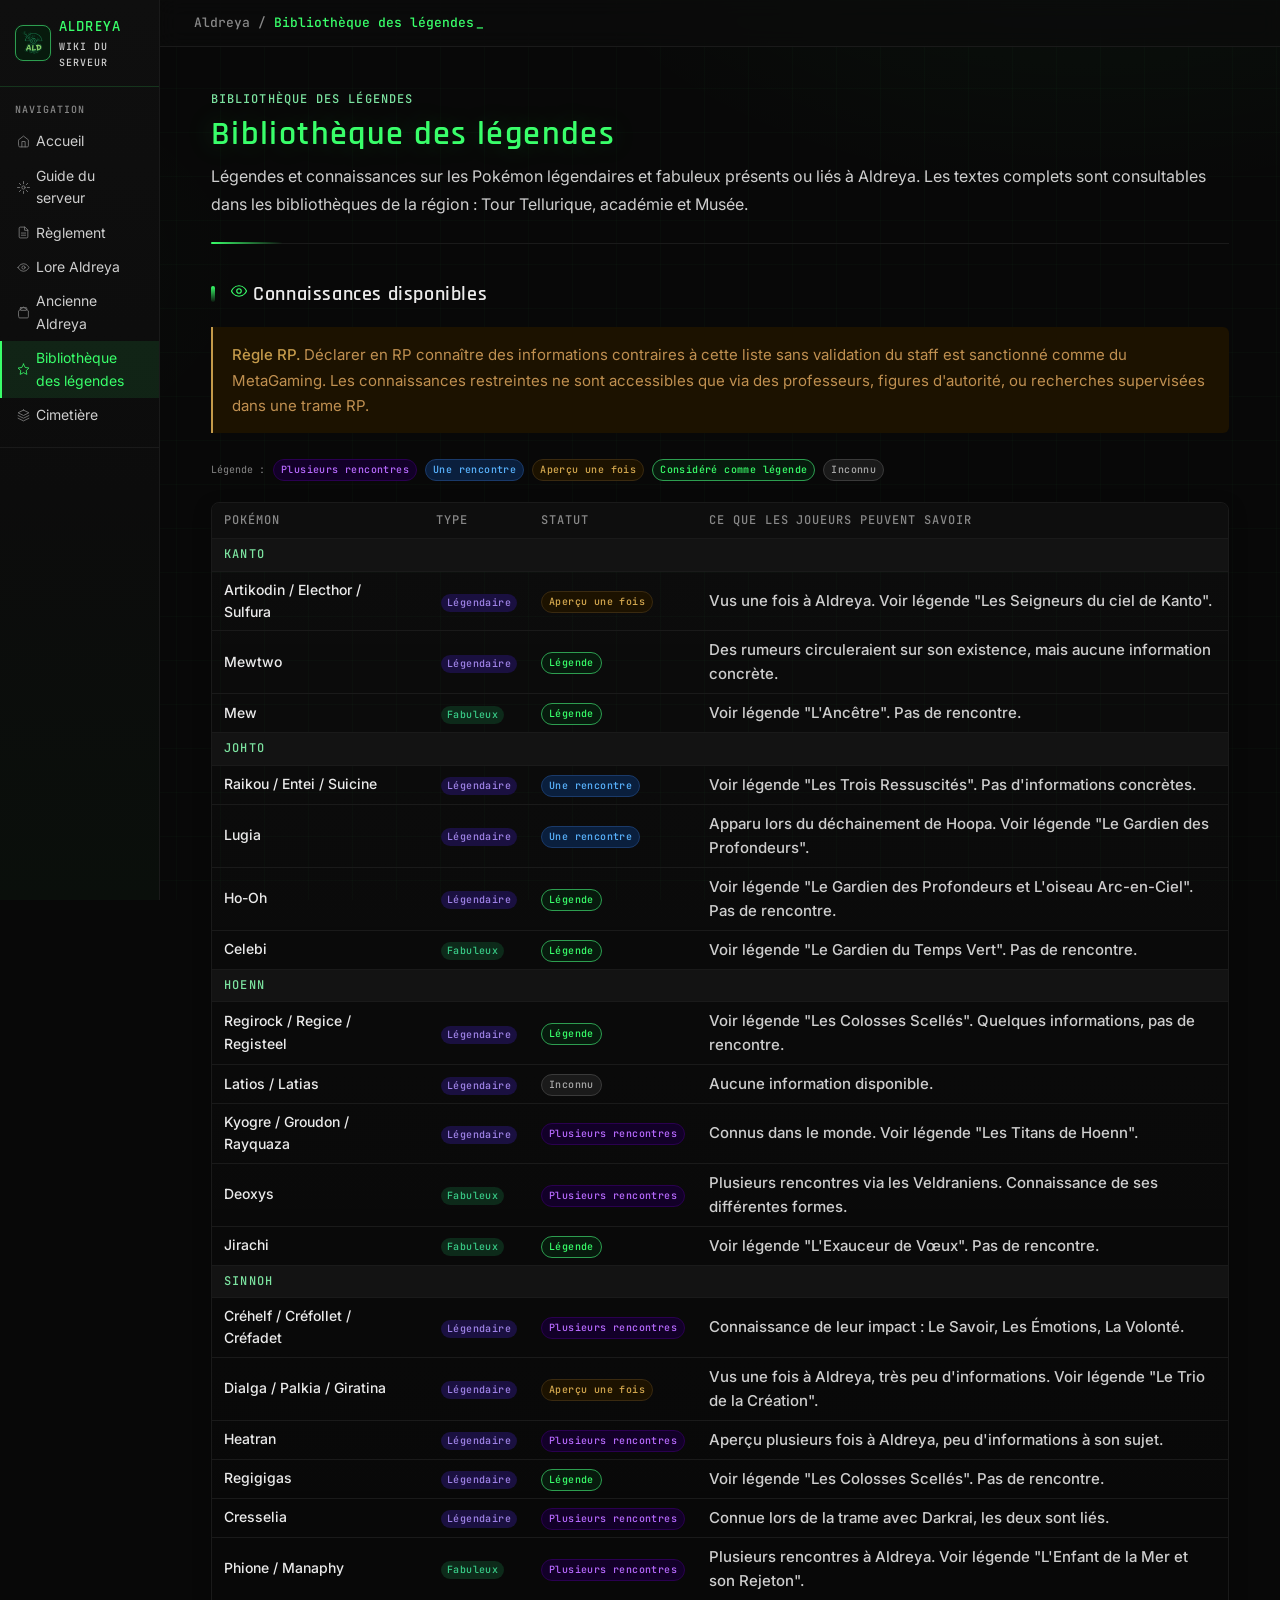
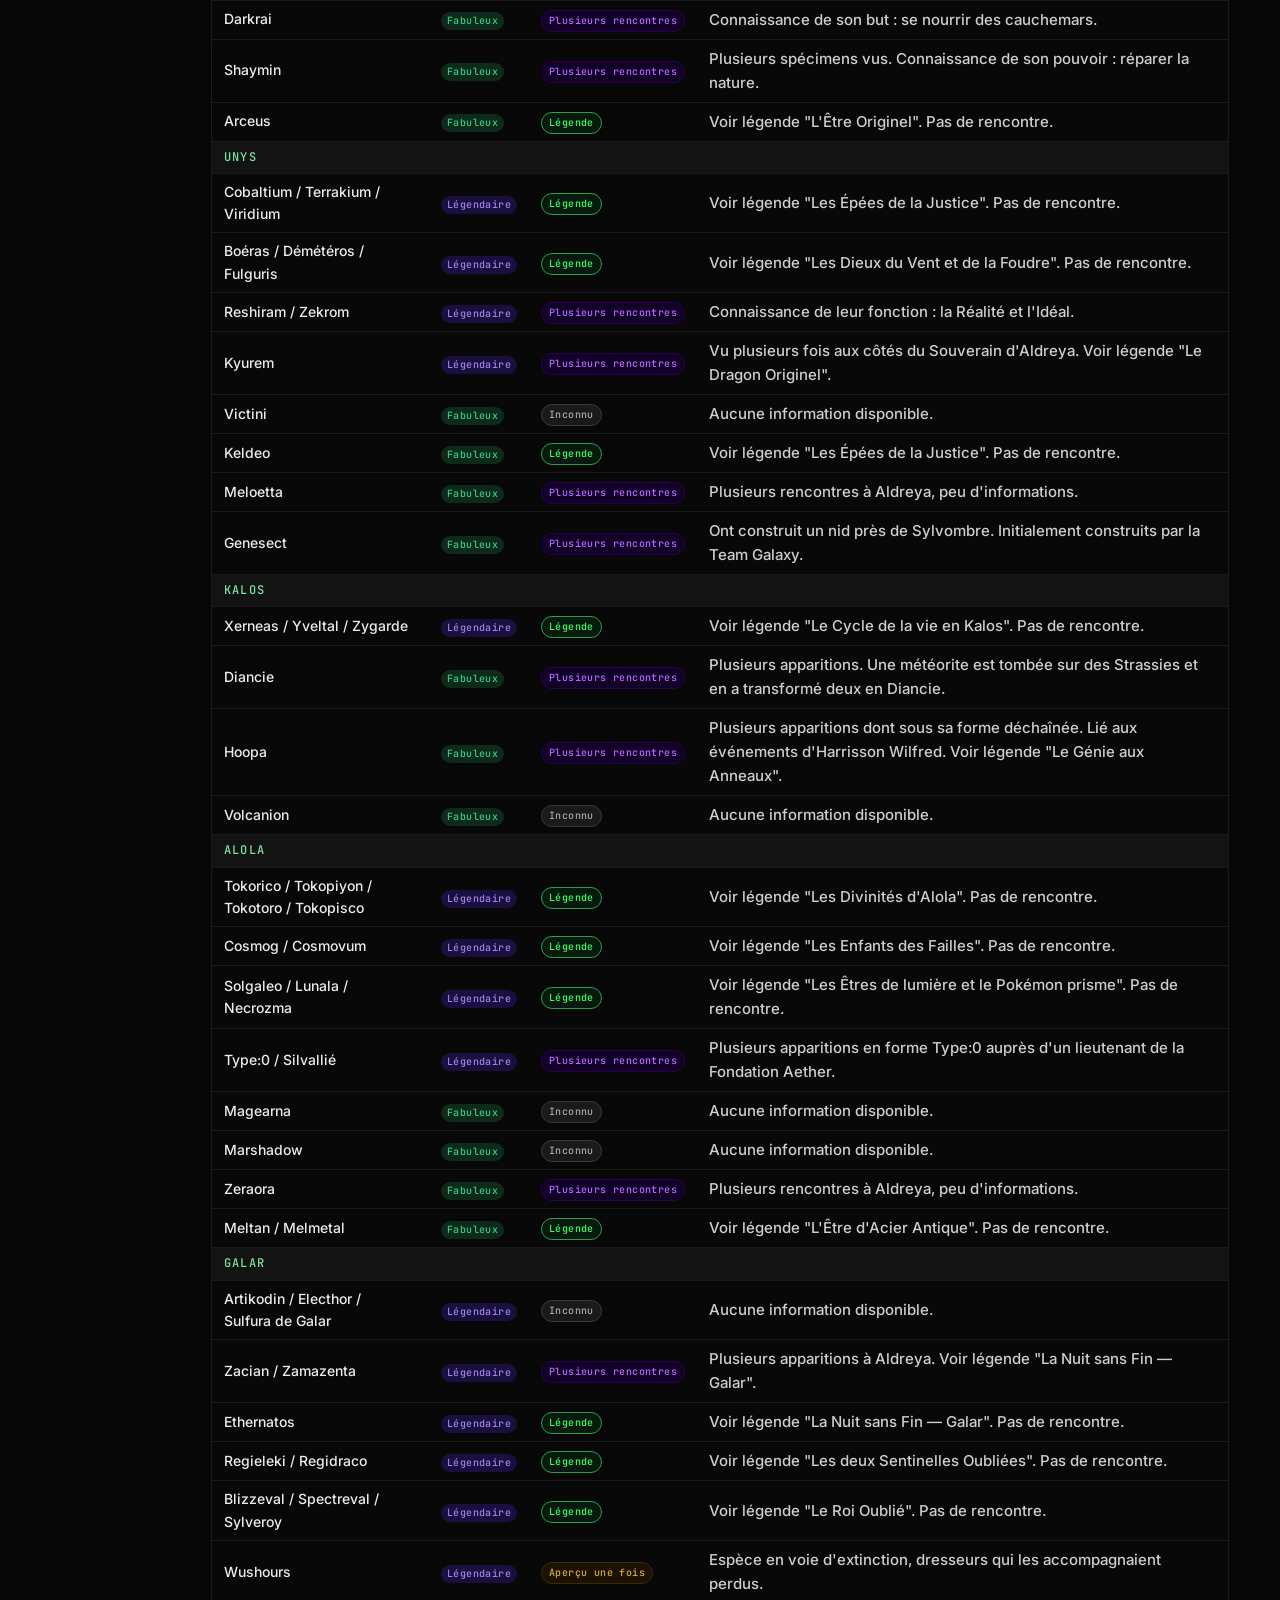
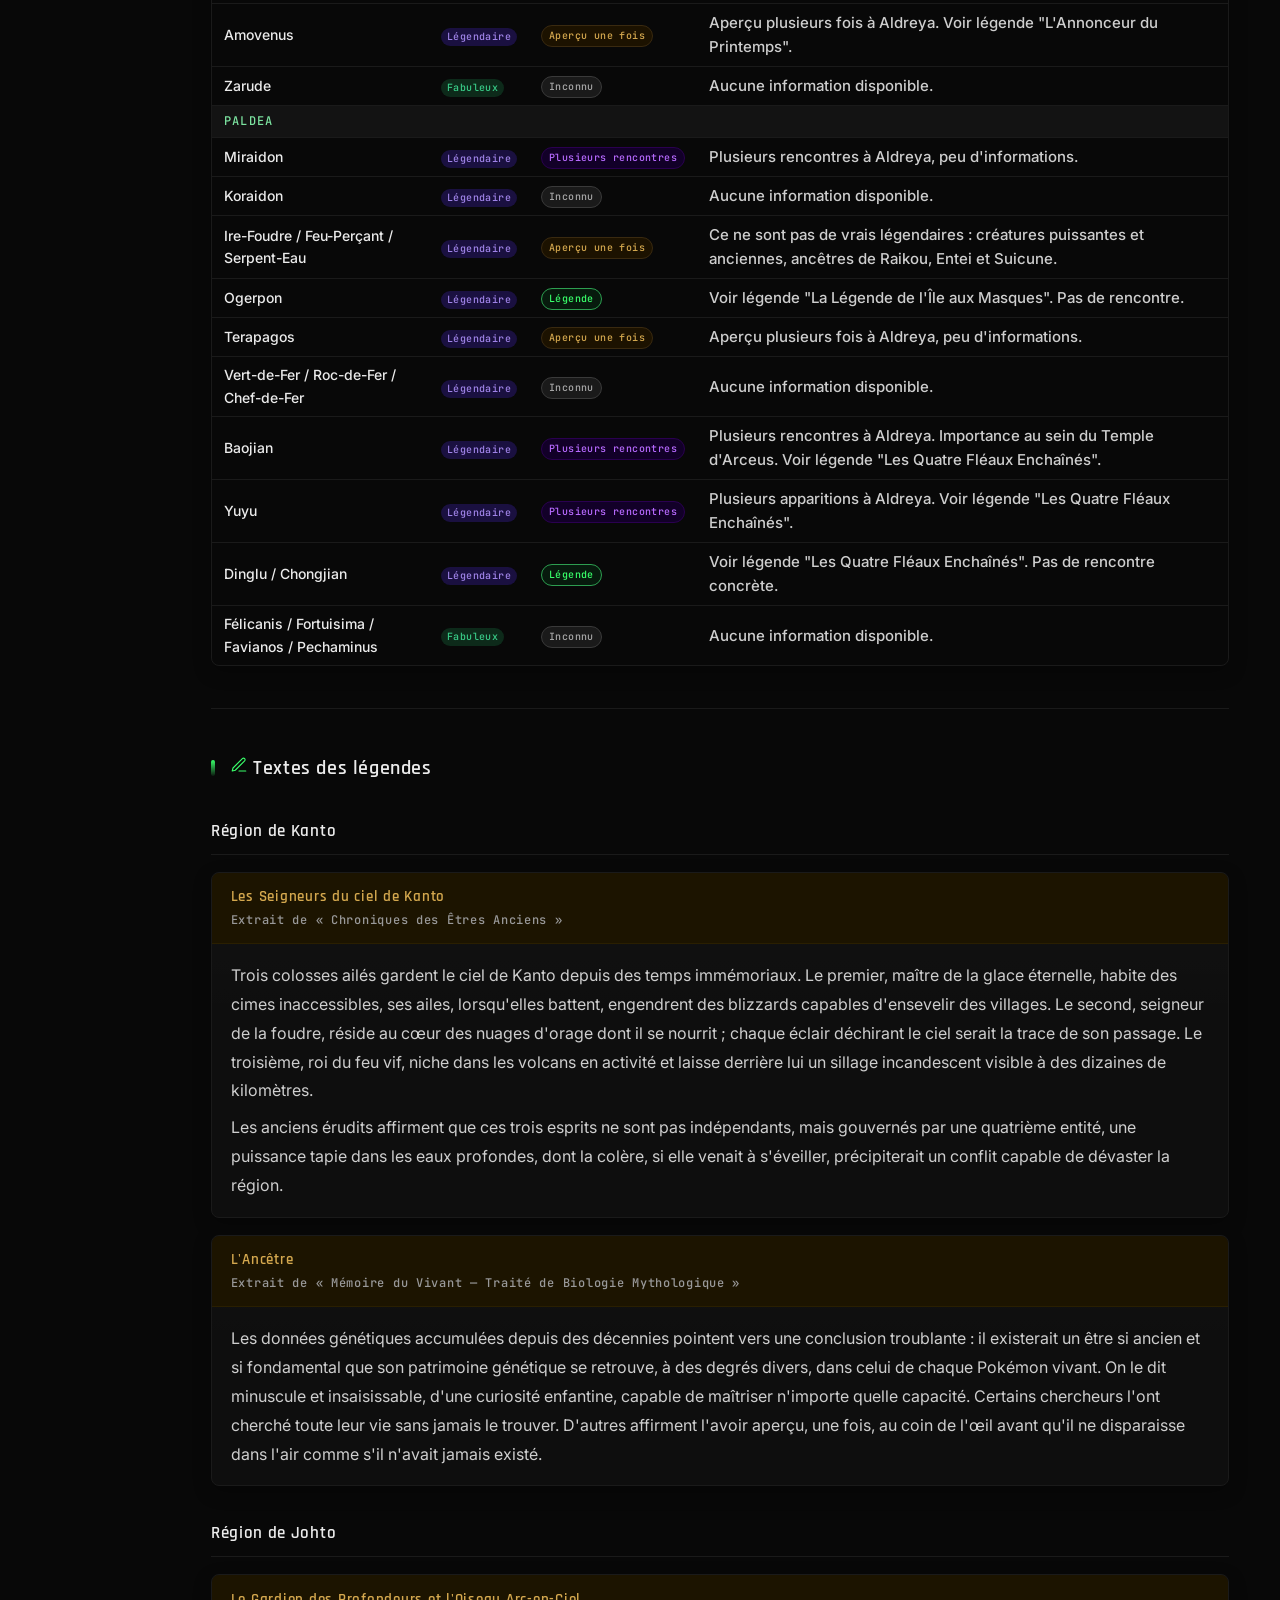
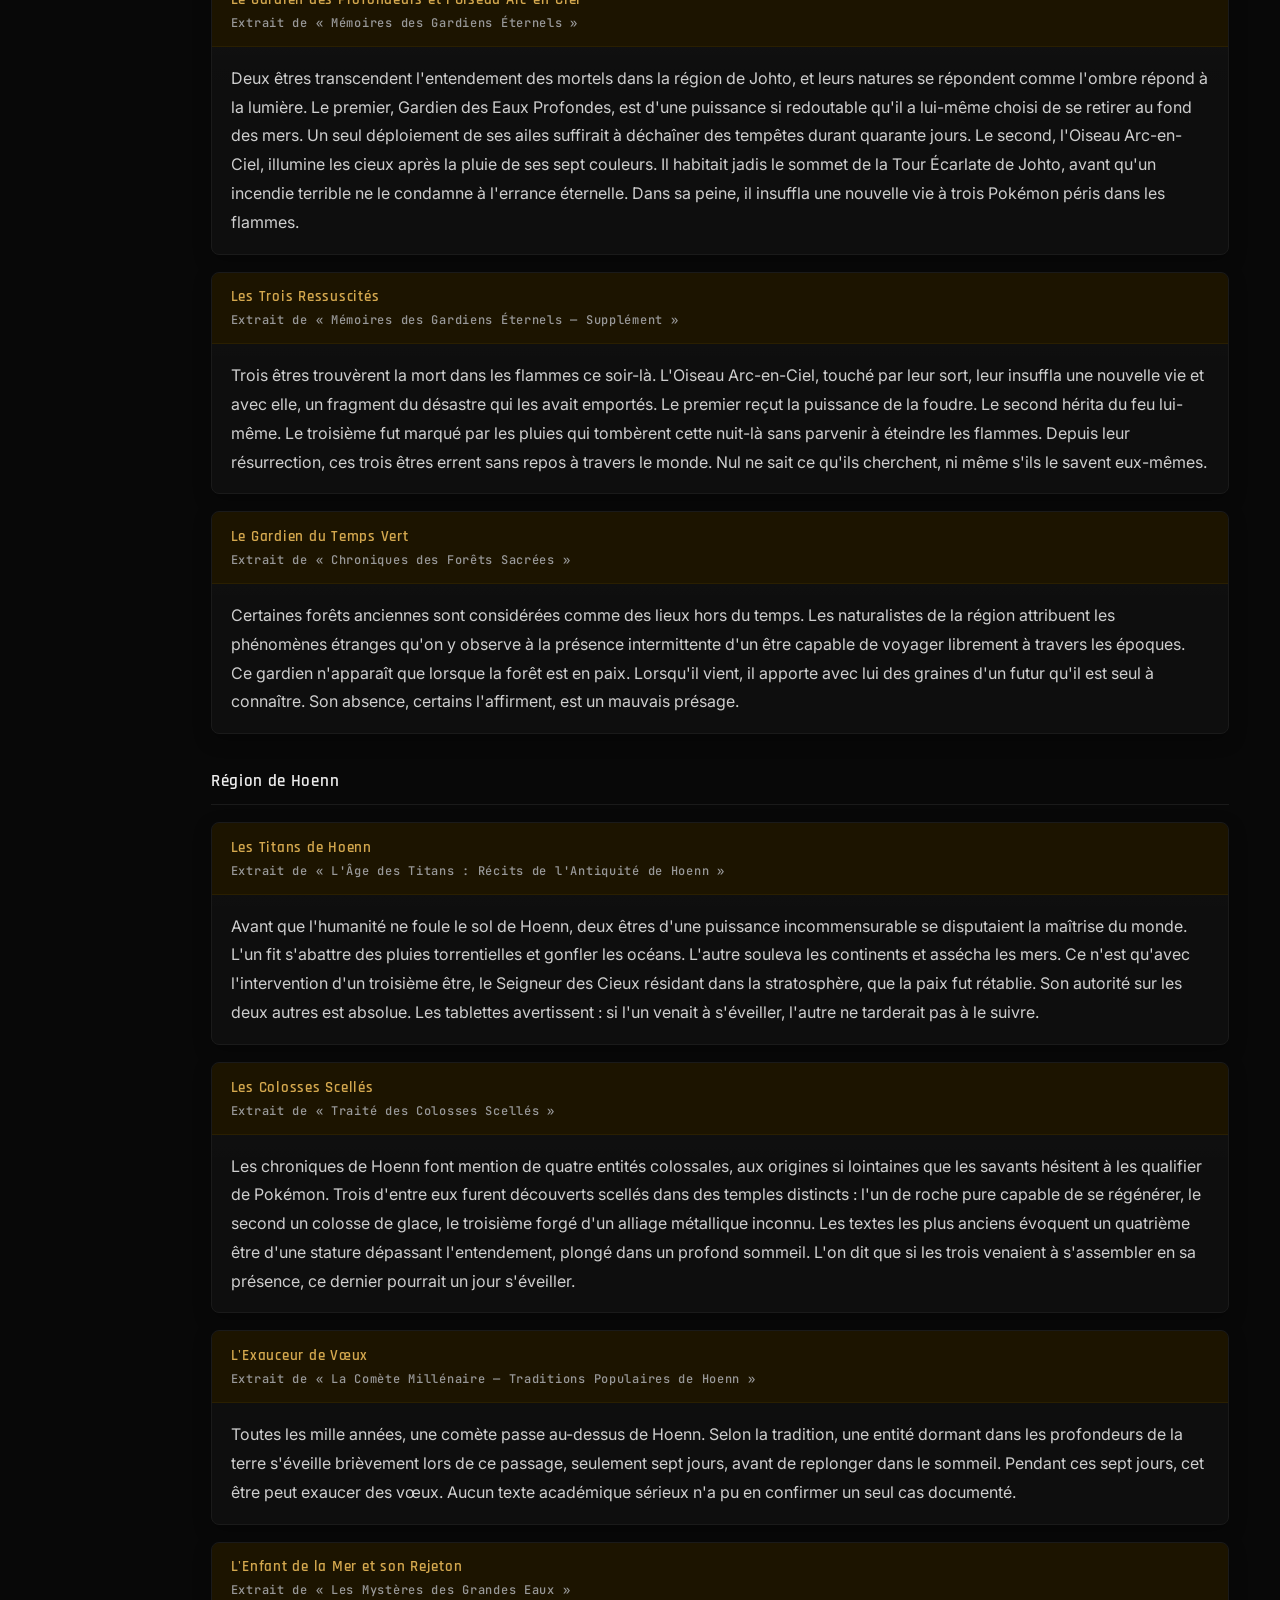
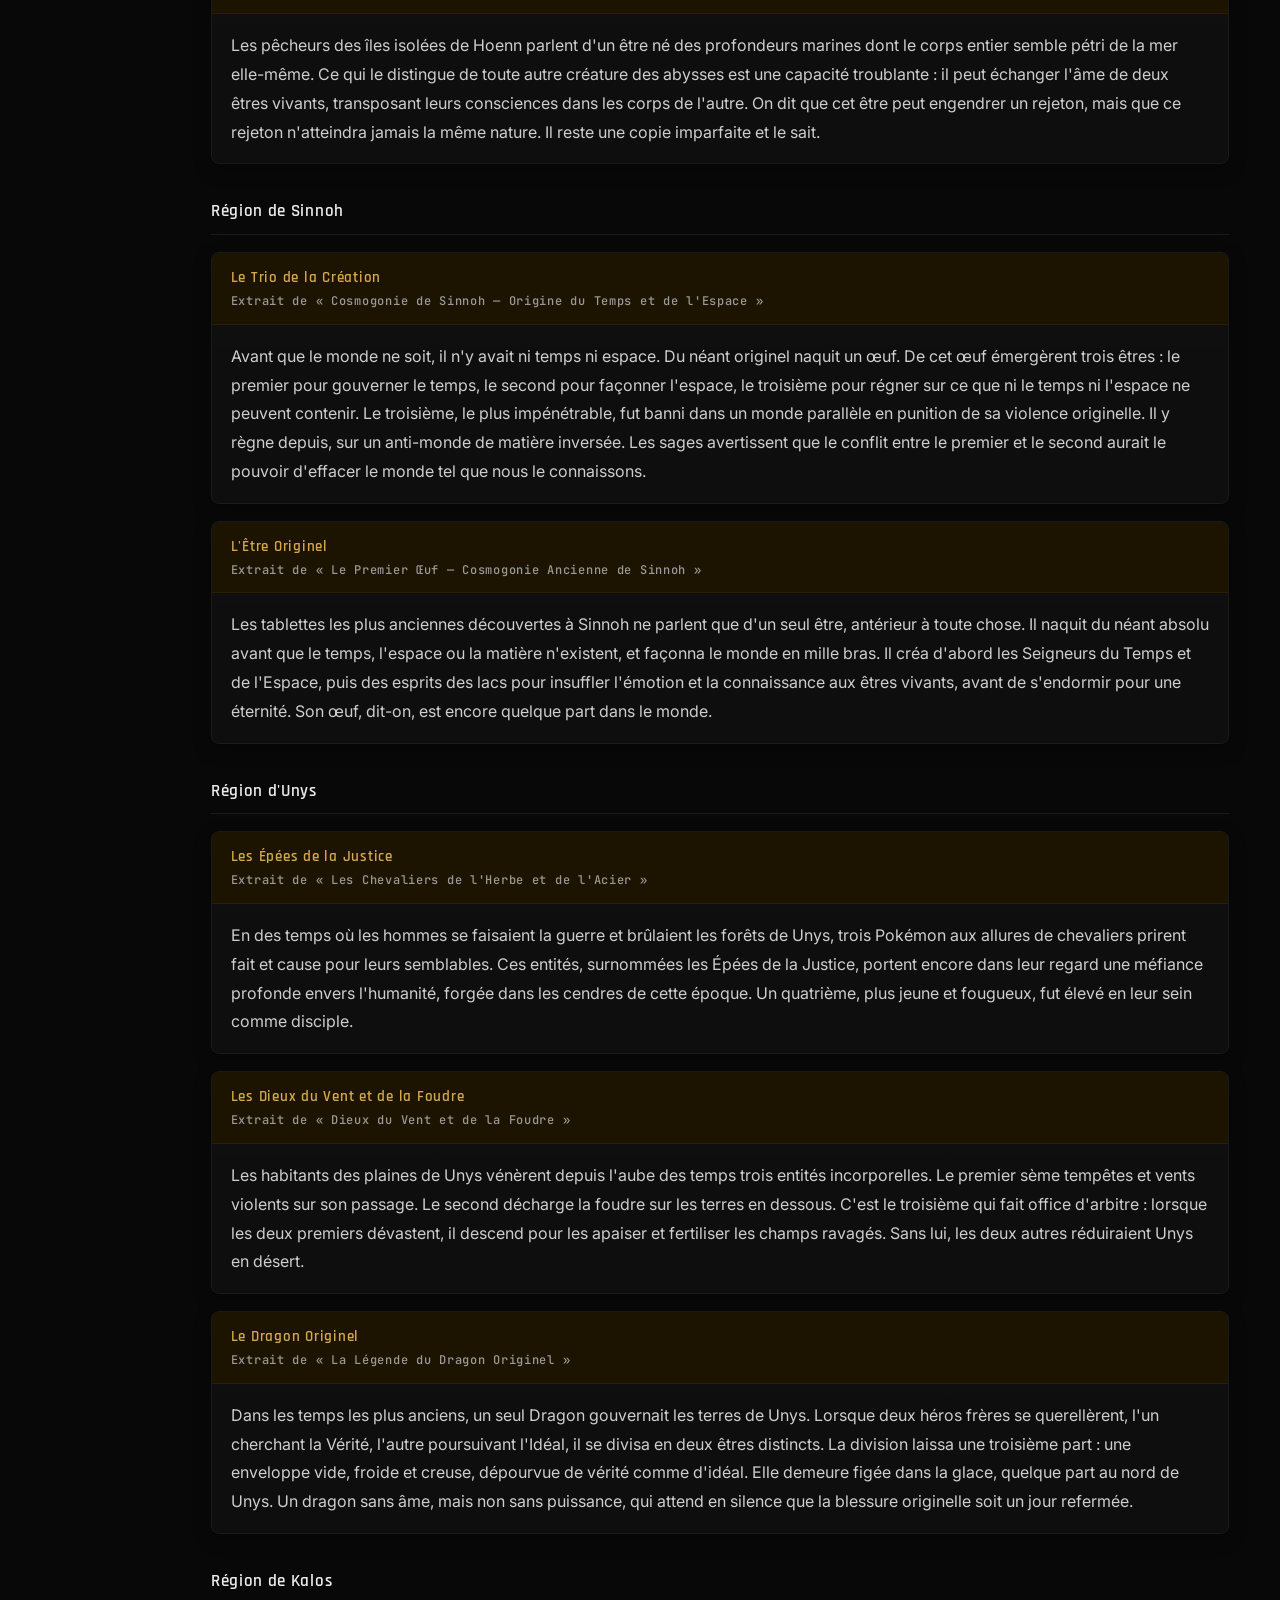
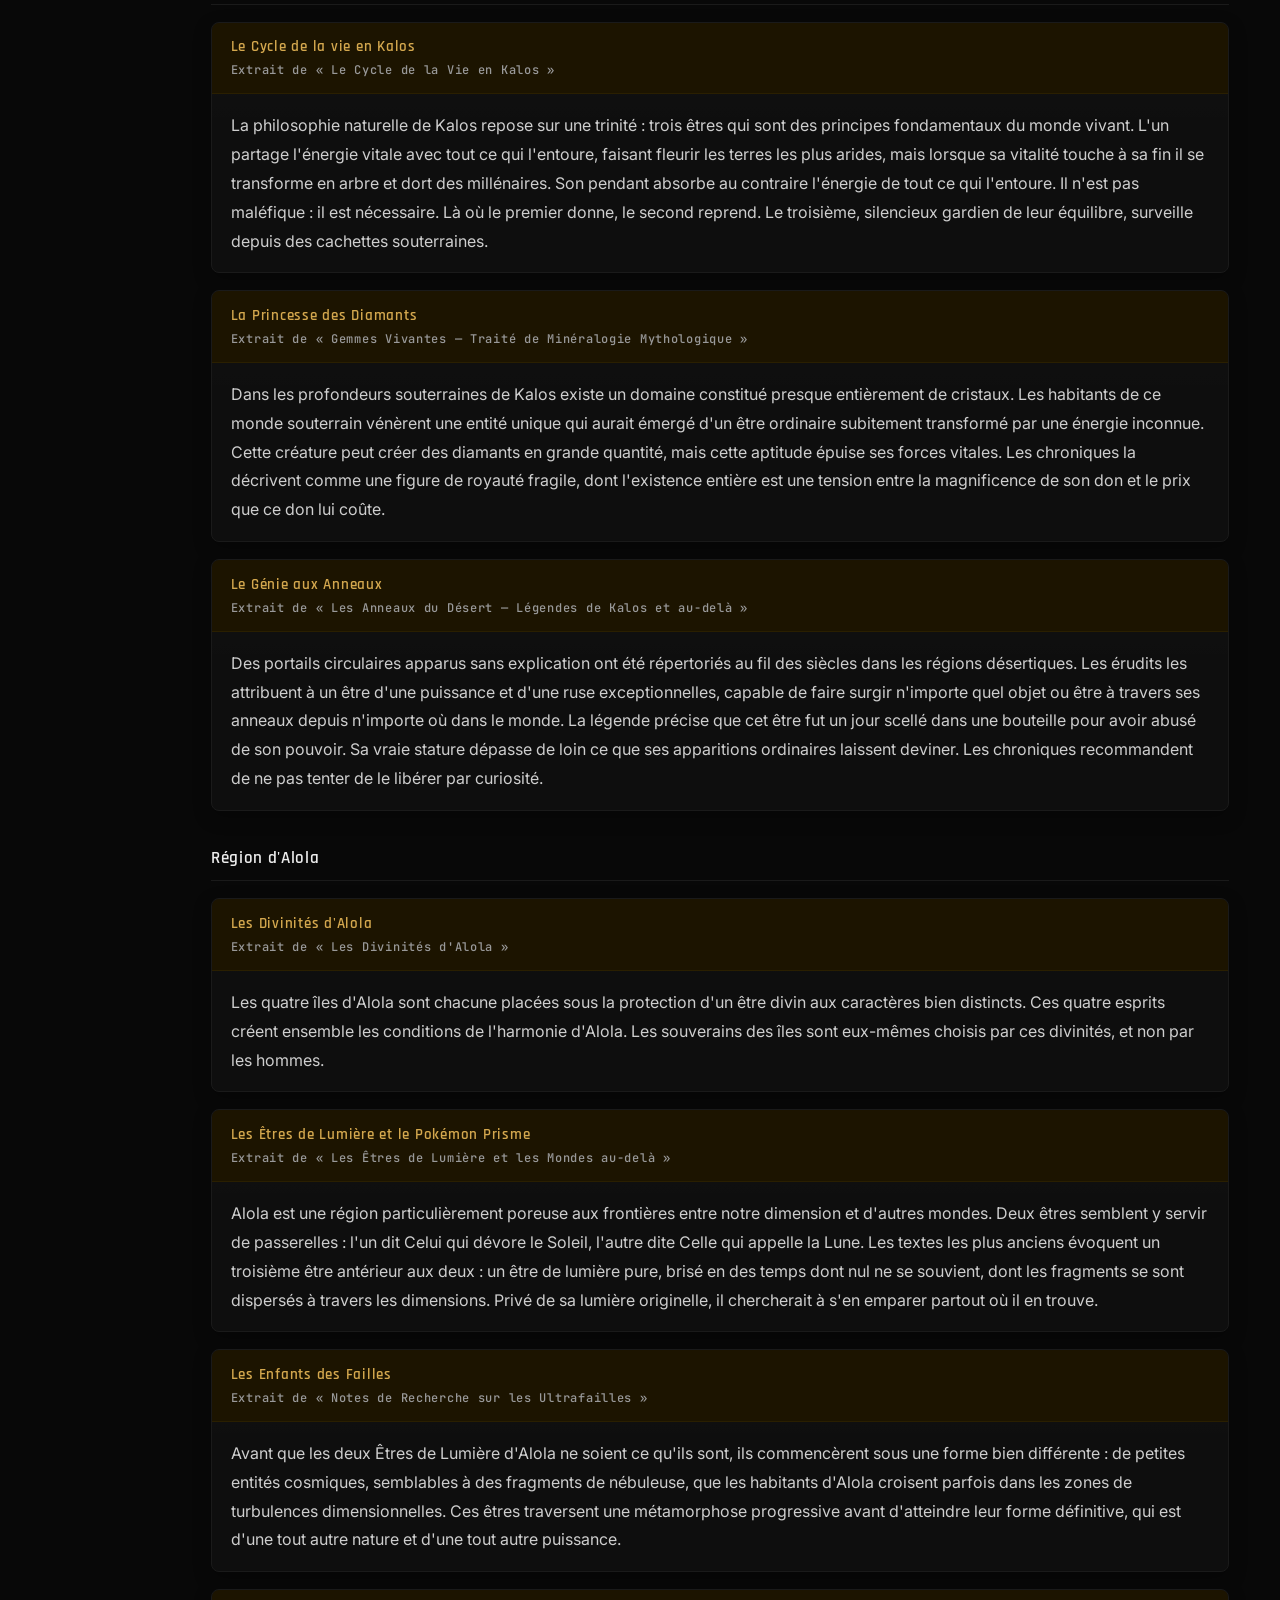
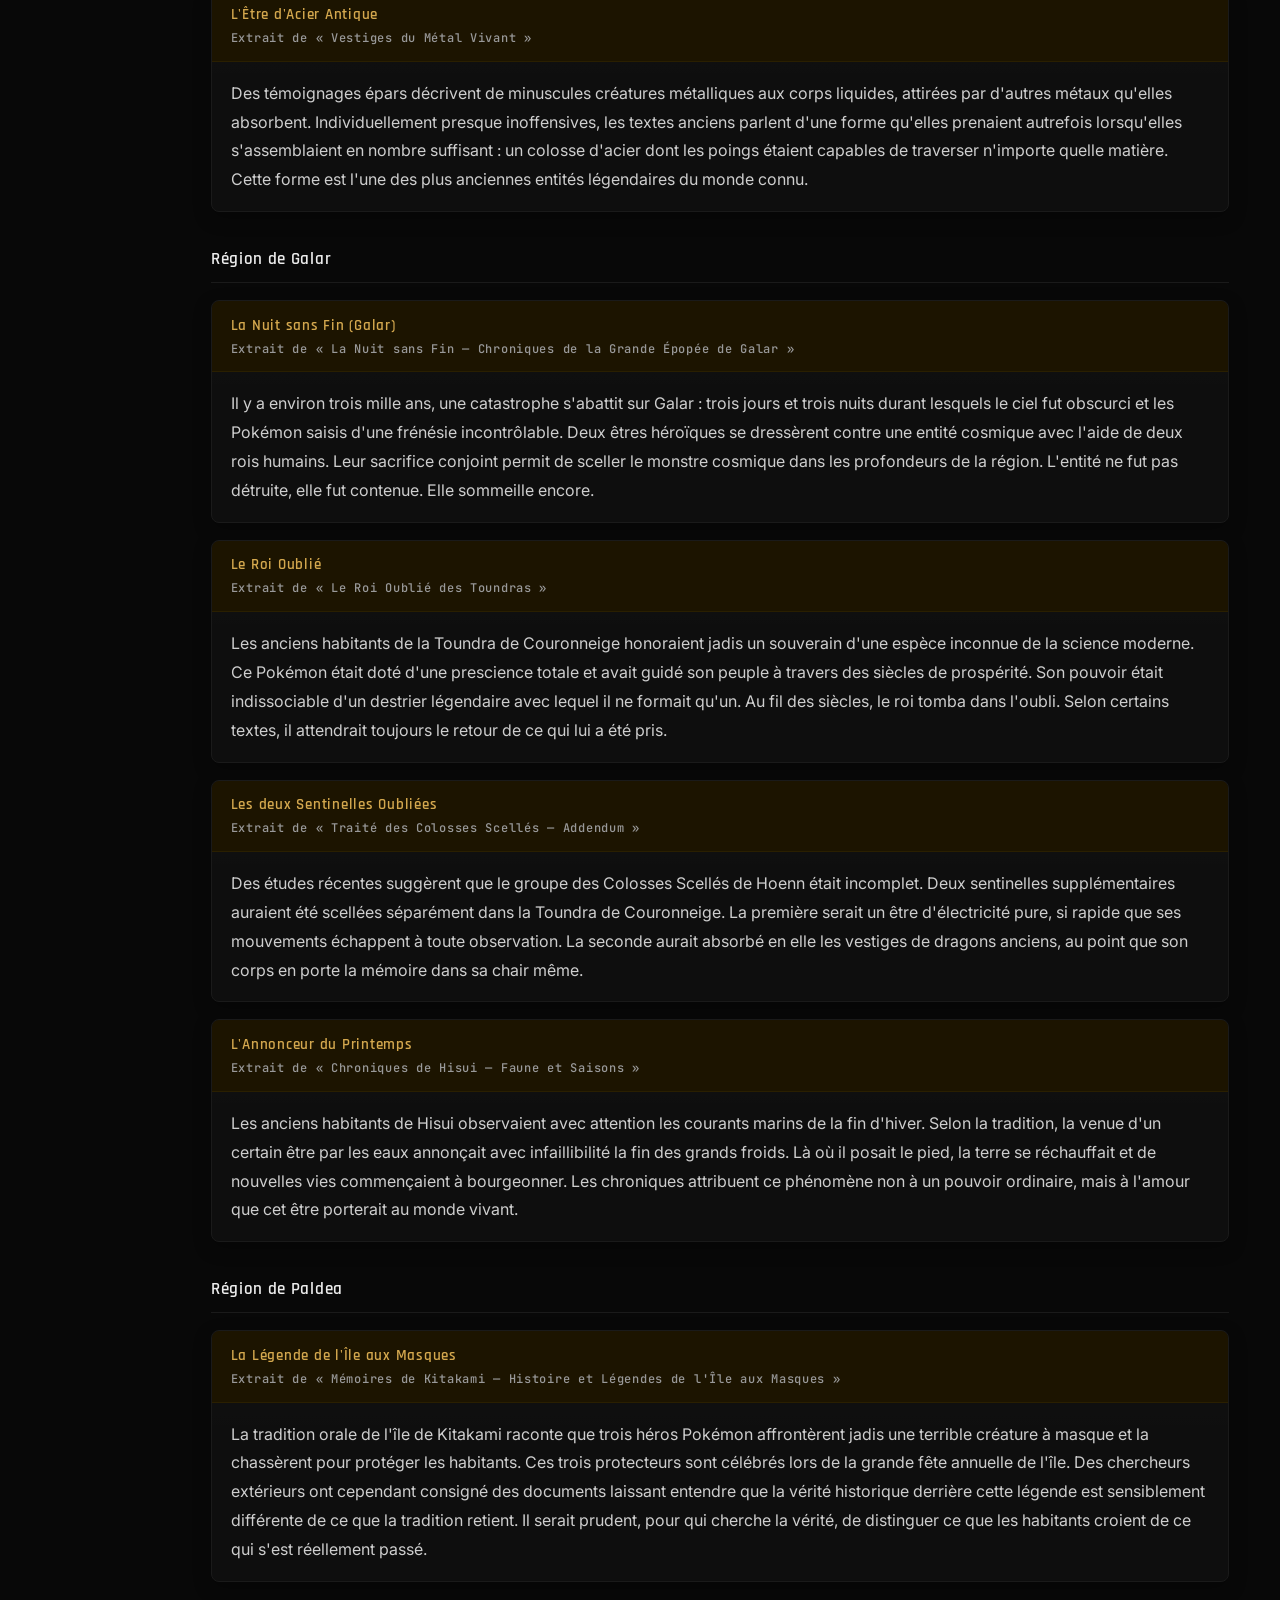
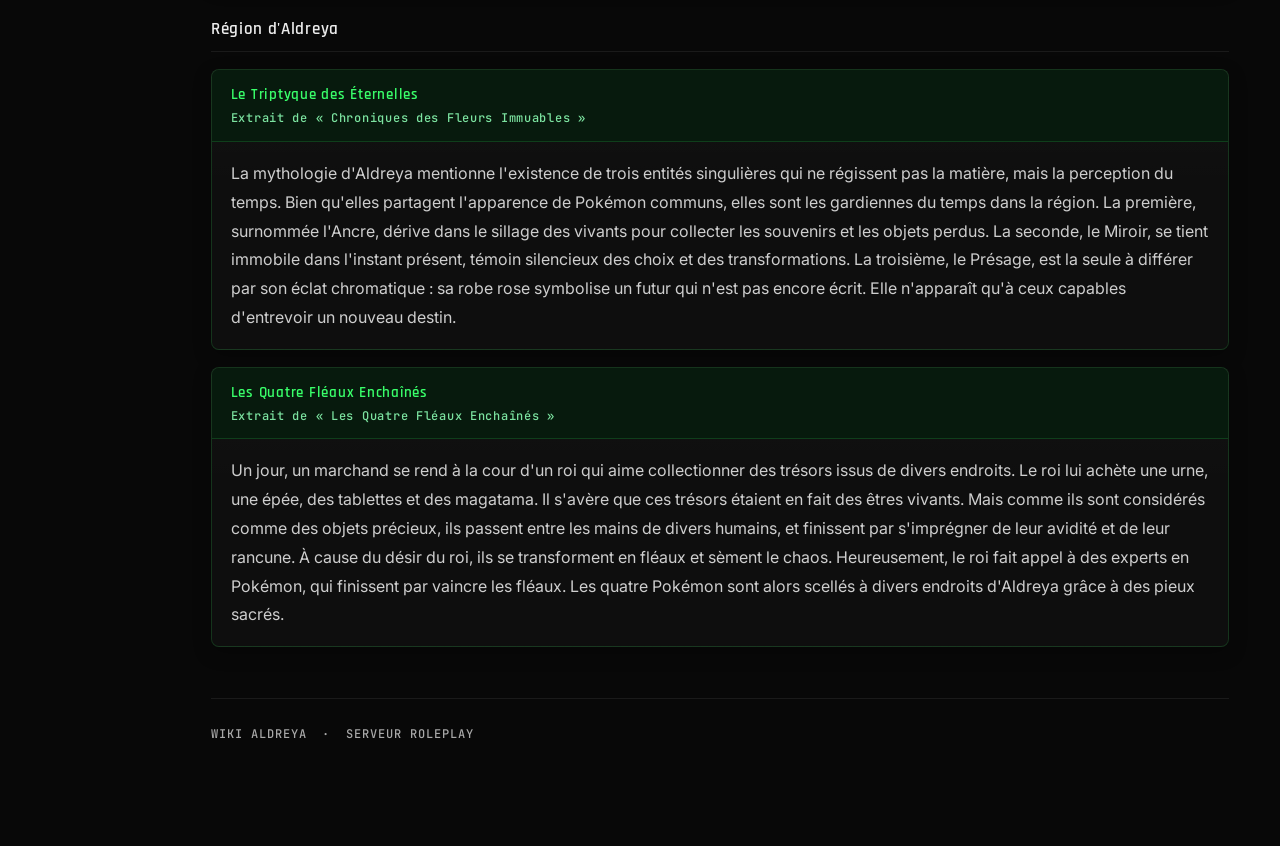
<file: wiki-aldreya-legendes.html>
<!DOCTYPE html>
<html lang="fr">
<head><style>html{background:#080808}body{opacity:0;animation:ald-pagein 0.32s ease forwards}@keyframes ald-pagein{to{opacity:1}}</style>
<meta charset="UTF-8">
<meta name="viewport" content="width=device-width, initial-scale=1.0">
<title>Bibliothèque des légendes — Wiki Aldreya</title>
<link href="https://fonts.googleapis.com/css2?family=JetBrains+Mono:wght@400;500;700&family=Rajdhani:wght@400;500;600&family=Inter:wght@300;400;500&display=swap" rel="stylesheet">
<link rel="stylesheet" href="style.css">

</head>
<body>
<div class="layout">

<nav class="sidebar">
  <div class="sidebar-logo">
    <img src="images/logoald.png" alt="Logo Aldreya" class="logo-img">
    <div><span class="logo-text">ALDREYA</span><span class="logo-sub">WIKI DU SERVEUR</span></div>
  </div>
  <div class="sidebar-section">

    <div class="sidebar-section-label">Navigation</div>
    <a class="nav-link" href="wiki-aldreya-accueil.html"><svg viewBox="0 0 24 24"><path d="M3 9l9-7 9 7v11a2 2 0 01-2 2H5a2 2 0 01-2-2z"/><polyline points="9 22 9 12 15 12 15 22"/></svg>Accueil</a>
    <a class="nav-link" href="wiki-aldreya-guide.html"><svg viewBox="0 0 24 24"><circle cx="12" cy="12" r="3"/><path d="M12 1v4M12 19v4M4.22 4.22l2.83 2.83M16.95 16.95l2.83 2.83M1 12h4M19 12h4M4.22 19.78l2.83-2.83M16.95 7.05l2.83-2.83"/></svg>Guide du serveur</a>
    <a class="nav-link" href="wiki-aldreya-reglement.html"><svg viewBox="0 0 24 24"><path d="M14 2H6a2 2 0 00-2 2v16a2 2 0 002 2h12a2 2 0 002-2V8z"/><polyline points="14 2 14 8 20 8"/><line x1="16" y1="13" x2="8" y2="13"/><line x1="16" y1="17" x2="8" y2="17"/></svg>Règlement</a>
    <a class="nav-link" href="wiki-aldreya-lore.html"><svg viewBox="0 0 24 24"><path d="M2 12s3-7 10-7 10 7 10 7-3 7-10 7-10-7-10-7z"/><circle cx="12" cy="12" r="3"/></svg>Lore Aldreya</a>
    <a class="nav-link" href="wiki-aldreya-ancienne-v1.html"><svg viewBox="0 0 24 24"><path d="M3 9l9-7 9 7v11a2 2 0 01-2 2H5a2 2 0 01-2-2z"/><rect x="6" y="3" width="12" height="5" rx="1"/></svg>Ancienne Aldreya</a>
    <a class="nav-link active" href="wiki-aldreya-legendes.html"><svg viewBox="0 0 24 24"><polygon points="12 2 15.09 8.26 22 9.27 17 14.14 18.18 21.02 12 17.77 5.82 21.02 7 14.14 2 9.27 8.91 8.26 12 2"/></svg>Bibliothèque des légendes</a>
    <a class="nav-link" href="wiki-aldreya-cimetiere.html"><svg viewBox="0 0 24 24"><path d="M12 2L2 7l10 5 10-5-10-5zM2 17l10 5 10-5M2 12l10 5 10-5"/></svg>Cimetière</a>
  </div>
</nav>

<div class="main">
  <div class="topbar">
    <span class="crumb"><a href="wiki-aldreya-accueil.html">Aldreya</a></span>
    <span>/</span>
    <span class="crumb active">Bibliothèque des légendes</span>
  </div>

  <div class="content">

    <div class="page-header">
      <div class="page-tag">Bibliothèque des légendes</div>
      <h1 class="page-title">Bibliothèque des légendes</h1>
      <p class="page-desc">Légendes et connaissances sur les Pokémon légendaires et fabuleux présents ou liés à Aldreya. Les textes complets sont consultables dans les bibliothèques de la région : Tour Tellurique, académie et Musée.</p>
    </div>

    <!-- SECTION 1 : CONNAISSANCES -->
    <h2 class="section-title">
      <svg viewBox="0 0 24 24"><path d="M2 12s3-7 10-7 10 7 10 7-3 7-10 7-10-7-10-7z"/><circle cx="12" cy="12" r="3"/></svg>
      Connaissances disponibles
    </h2>

    <div class="alert-warn">
      <strong>Règle RP.</strong> Déclarer en RP connaître des informations contraires à cette liste sans validation du staff est sanctionné comme du MetaGaming. Les connaissances restreintes ne sont accessibles que via des professeurs, figures d'autorité, ou recherches supervisées dans une trame RP.
    </div>

    <div style="display:flex; flex-wrap:wrap; gap:8px; margin-bottom:1.25rem; align-items:center;">
      <span style="font-family:var(--font-mono); font-size:var(--fs-badge); color:var(--text-dim);">Légende :</span>
      <span class="status-badge s-multiple">Plusieurs rencontres</span>
      <span class="status-badge s-rencontres">Une rencontre</span>
      <span class="status-badge s-vu">Aperçu une fois</span>
      <span class="status-badge s-legend">Considéré comme légende</span>
      <span class="status-badge s-inconnu">Inconnu</span>
    </div>

    <!-- ================================================================
GUIDE : AJOUTER UNE LIGNE AU TABLEAU DES CONNEXIONS
Copie une ligne tr existante ci-dessous et adapte les cellules.
Badges de statut : s-multiple, s-rencontres, s-vu, s-legend, s-inconnu.
Types : type-leg (légendaire) ou type-fab (fabuleux).
================================================================ -->

<div class="conn-wrap">
      <table class="conn-table">
        <thead>
          <tr>
            <th>Pokémon</th>
            <th>Type</th>
            <th>Statut</th>
            <th>Ce que les joueurs peuvent savoir</th>
          </tr>
        </thead>
        <tbody>
          <!-- KANTO -->
          <tr><td colspan="4" style="background:var(--bg-card2); font-family:var(--font-mono); font-size:var(--fs-label); color:var(--rift-text); letter-spacing:0.10em; padding:6px 12px;">KANTO</td></tr>
          <tr><td><span class="poke-name">Artikodin / Electhor / Sulfura</span></td><td><span class="poke-type type-leg">Légendaire</span></td><td><span class="status-badge s-vu">Aperçu une fois</span></td><td class="poke-info">Vus une fois à Aldreya. Voir légende "Les Seigneurs du ciel de Kanto".</td></tr>
          <tr><td><span class="poke-name">Mewtwo</span></td><td><span class="poke-type type-leg">Légendaire</span></td><td><span class="status-badge s-legend">Légende</span></td><td class="poke-info">Des rumeurs circuleraient sur son existence, mais aucune information concrète.</td></tr>
          <tr><td><span class="poke-name">Mew</span></td><td><span class="poke-type type-fab">Fabuleux</span></td><td><span class="status-badge s-legend">Légende</span></td><td class="poke-info">Voir légende "L'Ancêtre". Pas de rencontre.</td></tr>
          <!-- JOHTO -->
          <tr><td colspan="4" style="background:var(--bg-card2); font-family:var(--font-mono); font-size:var(--fs-label); color:var(--rift-text); letter-spacing:0.10em; padding:6px 12px;">JOHTO</td></tr>
          <tr><td><span class="poke-name">Raikou / Entei / Suicine</span></td><td><span class="poke-type type-leg">Légendaire</span></td><td><span class="status-badge s-rencontres">Une rencontre</span></td><td class="poke-info">Voir légende "Les Trois Ressuscités". Pas d'informations concrètes.</td></tr>
          <tr><td><span class="poke-name">Lugia</span></td><td><span class="poke-type type-leg">Légendaire</span></td><td><span class="status-badge s-rencontres">Une rencontre</span></td><td class="poke-info">Apparu lors du déchainement de Hoopa. Voir légende "Le Gardien des Profondeurs".</td></tr>
          <tr><td><span class="poke-name">Ho-Oh</span></td><td><span class="poke-type type-leg">Légendaire</span></td><td><span class="status-badge s-legend">Légende</span></td><td class="poke-info">Voir légende "Le Gardien des Profondeurs et L'oiseau Arc-en-Ciel". Pas de rencontre.</td></tr>
          <tr><td><span class="poke-name">Celebi</span></td><td><span class="poke-type type-fab">Fabuleux</span></td><td><span class="status-badge s-legend">Légende</span></td><td class="poke-info">Voir légende "Le Gardien du Temps Vert". Pas de rencontre.</td></tr>
          <!-- HOENN -->
          <tr><td colspan="4" style="background:var(--bg-card2); font-family:var(--font-mono); font-size:var(--fs-label); color:var(--rift-text); letter-spacing:0.10em; padding:6px 12px;">HOENN</td></tr>
          <tr><td><span class="poke-name">Regirock / Regice / Registeel</span></td><td><span class="poke-type type-leg">Légendaire</span></td><td><span class="status-badge s-legend">Légende</span></td><td class="poke-info">Voir légende "Les Colosses Scellés". Quelques informations, pas de rencontre.</td></tr>
          <tr><td><span class="poke-name">Latios / Latias</span></td><td><span class="poke-type type-leg">Légendaire</span></td><td><span class="status-badge s-inconnu">Inconnu</span></td><td class="poke-info">Aucune information disponible.</td></tr>
          <tr><td><span class="poke-name">Kyogre / Groudon / Rayquaza</span></td><td><span class="poke-type type-leg">Légendaire</span></td><td><span class="status-badge s-multiple">Plusieurs rencontres</span></td><td class="poke-info">Connus dans le monde. Voir légende "Les Titans de Hoenn".</td></tr>
          <tr><td><span class="poke-name">Deoxys</span></td><td><span class="poke-type type-fab">Fabuleux</span></td><td><span class="status-badge s-multiple">Plusieurs rencontres</span></td><td class="poke-info">Plusieurs rencontres via les Veldraniens. Connaissance de ses différentes formes.</td></tr>
          <tr><td><span class="poke-name">Jirachi</span></td><td><span class="poke-type type-fab">Fabuleux</span></td><td><span class="status-badge s-legend">Légende</span></td><td class="poke-info">Voir légende "L'Exauceur de Vœux". Pas de rencontre.</td></tr>
          <!-- SINNOH -->
          <tr><td colspan="4" style="background:var(--bg-card2); font-family:var(--font-mono); font-size:var(--fs-label); color:var(--rift-text); letter-spacing:0.10em; padding:6px 12px;">SINNOH</td></tr>
          <tr><td><span class="poke-name">Créhelf / Créfollet / Créfadet</span></td><td><span class="poke-type type-leg">Légendaire</span></td><td><span class="status-badge s-multiple">Plusieurs rencontres</span></td><td class="poke-info">Connaissance de leur impact : Le Savoir, Les Émotions, La Volonté.</td></tr>
          <tr><td><span class="poke-name">Dialga / Palkia / Giratina</span></td><td><span class="poke-type type-leg">Légendaire</span></td><td><span class="status-badge s-vu">Aperçu une fois</span></td><td class="poke-info">Vus une fois à Aldreya, très peu d'informations. Voir légende "Le Trio de la Création".</td></tr>
          <tr><td><span class="poke-name">Heatran</span></td><td><span class="poke-type type-leg">Légendaire</span></td><td><span class="status-badge s-multiple">Plusieurs rencontres</span></td><td class="poke-info">Aperçu plusieurs fois à Aldreya, peu d'informations à son sujet.</td></tr>
          <tr><td><span class="poke-name">Regigigas</span></td><td><span class="poke-type type-leg">Légendaire</span></td><td><span class="status-badge s-legend">Légende</span></td><td class="poke-info">Voir légende "Les Colosses Scellés". Pas de rencontre.</td></tr>
          <tr><td><span class="poke-name">Cresselia</span></td><td><span class="poke-type type-leg">Légendaire</span></td><td><span class="status-badge s-multiple">Plusieurs rencontres</span></td><td class="poke-info">Connue lors de la trame avec Darkrai, les deux sont liés.</td></tr>
          <tr><td><span class="poke-name">Phione / Manaphy</span></td><td><span class="poke-type type-fab">Fabuleux</span></td><td><span class="status-badge s-multiple">Plusieurs rencontres</span></td><td class="poke-info">Plusieurs rencontres à Aldreya. Voir légende "L'Enfant de la Mer et son Rejeton".</td></tr>
          <tr><td><span class="poke-name">Darkrai</span></td><td><span class="poke-type type-fab">Fabuleux</span></td><td><span class="status-badge s-multiple">Plusieurs rencontres</span></td><td class="poke-info">Connaissance de son but : se nourrir des cauchemars.</td></tr>
          <tr><td><span class="poke-name">Shaymin</span></td><td><span class="poke-type type-fab">Fabuleux</span></td><td><span class="status-badge s-multiple">Plusieurs rencontres</span></td><td class="poke-info">Plusieurs spécimens vus. Connaissance de son pouvoir : réparer la nature.</td></tr>
          <tr><td><span class="poke-name">Arceus</span></td><td><span class="poke-type type-fab">Fabuleux</span></td><td><span class="status-badge s-legend">Légende</span></td><td class="poke-info">Voir légende "L'Être Originel". Pas de rencontre.</td></tr>
          <!-- UNYS -->
          <tr><td colspan="4" style="background:var(--bg-card2); font-family:var(--font-mono); font-size:var(--fs-label); color:var(--rift-text); letter-spacing:0.10em; padding:6px 12px;">UNYS</td></tr>
          <tr><td><span class="poke-name">Cobaltium / Terrakium / Viridium</span></td><td><span class="poke-type type-leg">Légendaire</span></td><td><span class="status-badge s-legend">Légende</span></td><td class="poke-info">Voir légende "Les Épées de la Justice". Pas de rencontre.</td></tr>
          <tr><td><span class="poke-name">Boéras / Démétéros / Fulguris</span></td><td><span class="poke-type type-leg">Légendaire</span></td><td><span class="status-badge s-legend">Légende</span></td><td class="poke-info">Voir légende "Les Dieux du Vent et de la Foudre". Pas de rencontre.</td></tr>
          <tr><td><span class="poke-name">Reshiram / Zekrom</span></td><td><span class="poke-type type-leg">Légendaire</span></td><td><span class="status-badge s-multiple">Plusieurs rencontres</span></td><td class="poke-info">Connaissance de leur fonction : la Réalité et l'Idéal.</td></tr>
          <tr><td><span class="poke-name">Kyurem</span></td><td><span class="poke-type type-leg">Légendaire</span></td><td><span class="status-badge s-multiple">Plusieurs rencontres</span></td><td class="poke-info">Vu plusieurs fois aux côtés du Souverain d'Aldreya. Voir légende "Le Dragon Originel".</td></tr>
          <tr><td><span class="poke-name">Victini</span></td><td><span class="poke-type type-fab">Fabuleux</span></td><td><span class="status-badge s-inconnu">Inconnu</span></td><td class="poke-info">Aucune information disponible.</td></tr>
          <tr><td><span class="poke-name">Keldeo</span></td><td><span class="poke-type type-fab">Fabuleux</span></td><td><span class="status-badge s-legend">Légende</span></td><td class="poke-info">Voir légende "Les Épées de la Justice". Pas de rencontre.</td></tr>
          <tr><td><span class="poke-name">Meloetta</span></td><td><span class="poke-type type-fab">Fabuleux</span></td><td><span class="status-badge s-multiple">Plusieurs rencontres</span></td><td class="poke-info">Plusieurs rencontres à Aldreya, peu d'informations.</td></tr>
          <tr><td><span class="poke-name">Genesect</span></td><td><span class="poke-type type-fab">Fabuleux</span></td><td><span class="status-badge s-multiple">Plusieurs rencontres</span></td><td class="poke-info">Ont construit un nid près de Sylvombre. Initialement construits par la Team Galaxy.</td></tr>
          <!-- KALOS -->
          <tr><td colspan="4" style="background:var(--bg-card2); font-family:var(--font-mono); font-size:var(--fs-label); color:var(--rift-text); letter-spacing:0.10em; padding:6px 12px;">KALOS</td></tr>
          <tr><td><span class="poke-name">Xerneas / Yveltal / Zygarde</span></td><td><span class="poke-type type-leg">Légendaire</span></td><td><span class="status-badge s-legend">Légende</span></td><td class="poke-info">Voir légende "Le Cycle de la vie en Kalos". Pas de rencontre.</td></tr>
          <tr><td><span class="poke-name">Diancie</span></td><td><span class="poke-type type-fab">Fabuleux</span></td><td><span class="status-badge s-multiple">Plusieurs rencontres</span></td><td class="poke-info">Plusieurs apparitions. Une météorite est tombée sur des Strassies et en a transformé deux en Diancie.</td></tr>
          <tr><td><span class="poke-name">Hoopa</span></td><td><span class="poke-type type-fab">Fabuleux</span></td><td><span class="status-badge s-multiple">Plusieurs rencontres</span></td><td class="poke-info">Plusieurs apparitions dont sous sa forme déchaînée. Lié aux événements d'Harrisson Wilfred. Voir légende "Le Génie aux Anneaux".</td></tr>
          <tr><td><span class="poke-name">Volcanion</span></td><td><span class="poke-type type-fab">Fabuleux</span></td><td><span class="status-badge s-inconnu">Inconnu</span></td><td class="poke-info">Aucune information disponible.</td></tr>
          <!-- ALOLA -->
          <tr><td colspan="4" style="background:var(--bg-card2); font-family:var(--font-mono); font-size:var(--fs-label); color:var(--rift-text); letter-spacing:0.10em; padding:6px 12px;">ALOLA</td></tr>
          <tr><td><span class="poke-name">Tokorico / Tokopiyon / Tokotoro / Tokopisco</span></td><td><span class="poke-type type-leg">Légendaire</span></td><td><span class="status-badge s-legend">Légende</span></td><td class="poke-info">Voir légende "Les Divinités d'Alola". Pas de rencontre.</td></tr>
          <tr><td><span class="poke-name">Cosmog / Cosmovum</span></td><td><span class="poke-type type-leg">Légendaire</span></td><td><span class="status-badge s-legend">Légende</span></td><td class="poke-info">Voir légende "Les Enfants des Failles". Pas de rencontre.</td></tr>
          <tr><td><span class="poke-name">Solgaleo / Lunala / Necrozma</span></td><td><span class="poke-type type-leg">Légendaire</span></td><td><span class="status-badge s-legend">Légende</span></td><td class="poke-info">Voir légende "Les Êtres de lumière et le Pokémon prisme". Pas de rencontre.</td></tr>
          <tr><td><span class="poke-name">Type:0 / Silvallié</span></td><td><span class="poke-type type-leg">Légendaire</span></td><td><span class="status-badge s-multiple">Plusieurs rencontres</span></td><td class="poke-info">Plusieurs apparitions en forme Type:0 auprès d'un lieutenant de la Fondation Aether.</td></tr>
          <tr><td><span class="poke-name">Magearna</span></td><td><span class="poke-type type-fab">Fabuleux</span></td><td><span class="status-badge s-inconnu">Inconnu</span></td><td class="poke-info">Aucune information disponible.</td></tr>
          <tr><td><span class="poke-name">Marshadow</span></td><td><span class="poke-type type-fab">Fabuleux</span></td><td><span class="status-badge s-inconnu">Inconnu</span></td><td class="poke-info">Aucune information disponible.</td></tr>
          <tr><td><span class="poke-name">Zeraora</span></td><td><span class="poke-type type-fab">Fabuleux</span></td><td><span class="status-badge s-multiple">Plusieurs rencontres</span></td><td class="poke-info">Plusieurs rencontres à Aldreya, peu d'informations.</td></tr>
          <tr><td><span class="poke-name">Meltan / Melmetal</span></td><td><span class="poke-type type-fab">Fabuleux</span></td><td><span class="status-badge s-legend">Légende</span></td><td class="poke-info">Voir légende "L'Être d'Acier Antique". Pas de rencontre.</td></tr>
          <!-- GALAR -->
          <tr><td colspan="4" style="background:var(--bg-card2); font-family:var(--font-mono); font-size:var(--fs-label); color:var(--rift-text); letter-spacing:0.10em; padding:6px 12px;">GALAR</td></tr>
          <tr><td><span class="poke-name">Artikodin / Electhor / Sulfura de Galar</span></td><td><span class="poke-type type-leg">Légendaire</span></td><td><span class="status-badge s-inconnu">Inconnu</span></td><td class="poke-info">Aucune information disponible.</td></tr>
          <tr><td><span class="poke-name">Zacian / Zamazenta</span></td><td><span class="poke-type type-leg">Légendaire</span></td><td><span class="status-badge s-multiple">Plusieurs rencontres</span></td><td class="poke-info">Plusieurs apparitions à Aldreya. Voir légende "La Nuit sans Fin — Galar".</td></tr>
          <tr><td><span class="poke-name">Ethernatos</span></td><td><span class="poke-type type-leg">Légendaire</span></td><td><span class="status-badge s-legend">Légende</span></td><td class="poke-info">Voir légende "La Nuit sans Fin — Galar". Pas de rencontre.</td></tr>
          <tr><td><span class="poke-name">Regieleki / Regidraco</span></td><td><span class="poke-type type-leg">Légendaire</span></td><td><span class="status-badge s-legend">Légende</span></td><td class="poke-info">Voir légende "Les deux Sentinelles Oubliées". Pas de rencontre.</td></tr>
          <tr><td><span class="poke-name">Blizzeval / Spectreval / Sylveroy</span></td><td><span class="poke-type type-leg">Légendaire</span></td><td><span class="status-badge s-legend">Légende</span></td><td class="poke-info">Voir légende "Le Roi Oublié". Pas de rencontre.</td></tr>
          <tr><td><span class="poke-name">Wushours</span></td><td><span class="poke-type type-leg">Légendaire</span></td><td><span class="status-badge s-vu">Aperçu une fois</span></td><td class="poke-info">Espèce en voie d'extinction, dresseurs qui les accompagnaient perdus.</td></tr>
          <tr><td><span class="poke-name">Amovenus</span></td><td><span class="poke-type type-leg">Légendaire</span></td><td><span class="status-badge s-vu">Aperçu une fois</span></td><td class="poke-info">Aperçu plusieurs fois à Aldreya. Voir légende "L'Annonceur du Printemps".</td></tr>
          <tr><td><span class="poke-name">Zarude</span></td><td><span class="poke-type type-fab">Fabuleux</span></td><td><span class="status-badge s-inconnu">Inconnu</span></td><td class="poke-info">Aucune information disponible.</td></tr>
          <!-- PALDEA -->
          <tr><td colspan="4" style="background:var(--bg-card2); font-family:var(--font-mono); font-size:var(--fs-label); color:var(--rift-text); letter-spacing:0.10em; padding:6px 12px;">PALDEA</td></tr>
          <tr><td><span class="poke-name">Miraidon</span></td><td><span class="poke-type type-leg">Légendaire</span></td><td><span class="status-badge s-multiple">Plusieurs rencontres</span></td><td class="poke-info">Plusieurs rencontres à Aldreya, peu d'informations.</td></tr>
          <tr><td><span class="poke-name">Koraidon</span></td><td><span class="poke-type type-leg">Légendaire</span></td><td><span class="status-badge s-inconnu">Inconnu</span></td><td class="poke-info">Aucune information disponible.</td></tr>
          <tr><td><span class="poke-name">Ire-Foudre / Feu-Perçant / Serpent-Eau</span></td><td><span class="poke-type type-leg">Légendaire</span></td><td><span class="status-badge s-vu">Aperçu une fois</span></td><td class="poke-info">Ce ne sont pas de vrais légendaires : créatures puissantes et anciennes, ancêtres de Raikou, Entei et Suicune.</td></tr>
          <tr><td><span class="poke-name">Ogerpon</span></td><td><span class="poke-type type-leg">Légendaire</span></td><td><span class="status-badge s-legend">Légende</span></td><td class="poke-info">Voir légende "La Légende de l'Île aux Masques". Pas de rencontre.</td></tr>
          <tr><td><span class="poke-name">Terapagos</span></td><td><span class="poke-type type-leg">Légendaire</span></td><td><span class="status-badge s-vu">Aperçu une fois</span></td><td class="poke-info">Aperçu plusieurs fois à Aldreya, peu d'informations.</td></tr>
          <tr><td><span class="poke-name">Vert-de-Fer / Roc-de-Fer / Chef-de-Fer</span></td><td><span class="poke-type type-leg">Légendaire</span></td><td><span class="status-badge s-inconnu">Inconnu</span></td><td class="poke-info">Aucune information disponible.</td></tr>
          <tr><td><span class="poke-name">Baojian</span></td><td><span class="poke-type type-leg">Légendaire</span></td><td><span class="status-badge s-multiple">Plusieurs rencontres</span></td><td class="poke-info">Plusieurs rencontres à Aldreya. Importance au sein du Temple d'Arceus. Voir légende "Les Quatre Fléaux Enchaînés".</td></tr>
          <tr><td><span class="poke-name">Yuyu</span></td><td><span class="poke-type type-leg">Légendaire</span></td><td><span class="status-badge s-multiple">Plusieurs rencontres</span></td><td class="poke-info">Plusieurs apparitions à Aldreya. Voir légende "Les Quatre Fléaux Enchaînés".</td></tr>
          <tr><td><span class="poke-name">Dinglu / Chongjian</span></td><td><span class="poke-type type-leg">Légendaire</span></td><td><span class="status-badge s-legend">Légende</span></td><td class="poke-info">Voir légende "Les Quatre Fléaux Enchaînés". Pas de rencontre concrète.</td></tr>
          <tr><td><span class="poke-name">Félicanis / Fortuisima / Favianos / Pechaminus</span></td><td><span class="poke-type type-fab">Fabuleux</span></td><td><span class="status-badge s-inconnu">Inconnu</span></td><td class="poke-info">Aucune information disponible.</td></tr>
        </tbody>
      </table>
    </div>

    <div class="divider"></div>

    <!-- SECTION 2 : TEXTES DES LEGENDES -->
    <h2 class="section-title">
      <svg viewBox="0 0 24 24"><path d="M12 20h9"/><path d="M16.5 3.5a2.121 2.121 0 013 3L7 19l-4 1 1-4L16.5 3.5z"/></svg>
      Textes des légendes
    </h2>

    <div class="region-title">Région de Kanto</div>
    <!-- ================================================================
GUIDE : AJOUTER UNE LÉGENDE
Carte verte (légende propre à Aldreya) :
<div class="aldreya-card">
  <div class="aldreya-header">
    <div class="aldreya-name">Titre de la légende</div>
    <div class="aldreya-source">Extrait de « Nom de l'ouvrage »</div>
  </div>
  <div class="aldreya-body">
    <p>Texte de la légende.</p>
  </div>
</div>

Carte dorée (texte classique ou extérieur) :
<div class="legend-card">
  <div class="legend-header">
    <div class="legend-name">Titre</div>
    <div class="legend-source">Source du texte</div>
  </div>
  <div class="legend-body">
    <p>Texte.</p>
  </div>
</div>
================================================================ -->

<div class="legend-card"><div class="legend-header"><div class="legend-name">Les Seigneurs du ciel de Kanto</div><div class="legend-source">Extrait de « Chroniques des Êtres Anciens »</div></div><div class="legend-body"><p>Trois colosses ailés gardent le ciel de Kanto depuis des temps immémoriaux. Le premier, maître de la glace éternelle, habite des cimes inaccessibles, ses ailes, lorsqu'elles battent, engendrent des blizzards capables d'ensevelir des villages. Le second, seigneur de la foudre, réside au cœur des nuages d'orage dont il se nourrit ; chaque éclair déchirant le ciel serait la trace de son passage. Le troisième, roi du feu vif, niche dans les volcans en activité et laisse derrière lui un sillage incandescent visible à des dizaines de kilomètres.</p><p>Les anciens érudits affirment que ces trois esprits ne sont pas indépendants, mais gouvernés par une quatrième entité, une puissance tapie dans les eaux profondes, dont la colère, si elle venait à s'éveiller, précipiterait un conflit capable de dévaster la région.</p></div></div>
    <div class="legend-card"><div class="legend-header"><div class="legend-name">L'Ancêtre</div><div class="legend-source">Extrait de « Mémoire du Vivant — Traité de Biologie Mythologique »</div></div><div class="legend-body"><p>Les données génétiques accumulées depuis des décennies pointent vers une conclusion troublante : il existerait un être si ancien et si fondamental que son patrimoine génétique se retrouve, à des degrés divers, dans celui de chaque Pokémon vivant. On le dit minuscule et insaisissable, d'une curiosité enfantine, capable de maîtriser n'importe quelle capacité. Certains chercheurs l'ont cherché toute leur vie sans jamais le trouver. D'autres affirment l'avoir aperçu, une fois, au coin de l'œil avant qu'il ne disparaisse dans l'air comme s'il n'avait jamais existé.</p></div></div>

    <div class="region-title">Région de Johto</div>
    <div class="legend-card"><div class="legend-header"><div class="legend-name">Le Gardien des Profondeurs et l'Oiseau Arc-en-Ciel</div><div class="legend-source">Extrait de « Mémoires des Gardiens Éternels »</div></div><div class="legend-body"><p>Deux êtres transcendent l'entendement des mortels dans la région de Johto, et leurs natures se répondent comme l'ombre répond à la lumière. Le premier, Gardien des Eaux Profondes, est d'une puissance si redoutable qu'il a lui-même choisi de se retirer au fond des mers. Un seul déploiement de ses ailes suffirait à déchaîner des tempêtes durant quarante jours. Le second, l'Oiseau Arc-en-Ciel, illumine les cieux après la pluie de ses sept couleurs. Il habitait jadis le sommet de la Tour Écarlate de Johto, avant qu'un incendie terrible ne le condamne à l'errance éternelle. Dans sa peine, il insuffla une nouvelle vie à trois Pokémon péris dans les flammes.</p></div></div>
    <div class="legend-card"><div class="legend-header"><div class="legend-name">Les Trois Ressuscités</div><div class="legend-source">Extrait de « Mémoires des Gardiens Éternels — Supplément »</div></div><div class="legend-body"><p>Trois êtres trouvèrent la mort dans les flammes ce soir-là. L'Oiseau Arc-en-Ciel, touché par leur sort, leur insuffla une nouvelle vie et avec elle, un fragment du désastre qui les avait emportés. Le premier reçut la puissance de la foudre. Le second hérita du feu lui-même. Le troisième fut marqué par les pluies qui tombèrent cette nuit-là sans parvenir à éteindre les flammes. Depuis leur résurrection, ces trois êtres errent sans repos à travers le monde. Nul ne sait ce qu'ils cherchent, ni même s'ils le savent eux-mêmes.</p></div></div>
    <div class="legend-card"><div class="legend-header"><div class="legend-name">Le Gardien du Temps Vert</div><div class="legend-source">Extrait de « Chroniques des Forêts Sacrées »</div></div><div class="legend-body"><p>Certaines forêts anciennes sont considérées comme des lieux hors du temps. Les naturalistes de la région attribuent les phénomènes étranges qu'on y observe à la présence intermittente d'un être capable de voyager librement à travers les époques. Ce gardien n'apparaît que lorsque la forêt est en paix. Lorsqu'il vient, il apporte avec lui des graines d'un futur qu'il est seul à connaître. Son absence, certains l'affirment, est un mauvais présage.</p></div></div>

    <div class="region-title">Région de Hoenn</div>
    <div class="legend-card"><div class="legend-header"><div class="legend-name">Les Titans de Hoenn</div><div class="legend-source">Extrait de « L'Âge des Titans : Récits de l'Antiquité de Hoenn »</div></div><div class="legend-body"><p>Avant que l'humanité ne foule le sol de Hoenn, deux êtres d'une puissance incommensurable se disputaient la maîtrise du monde. L'un fit s'abattre des pluies torrentielles et gonfler les océans. L'autre souleva les continents et assécha les mers. Ce n'est qu'avec l'intervention d'un troisième être, le Seigneur des Cieux résidant dans la stratosphère, que la paix fut rétablie. Son autorité sur les deux autres est absolue. Les tablettes avertissent : si l'un venait à s'éveiller, l'autre ne tarderait pas à le suivre.</p></div></div>
    <div class="legend-card"><div class="legend-header"><div class="legend-name">Les Colosses Scellés</div><div class="legend-source">Extrait de « Traité des Colosses Scellés »</div></div><div class="legend-body"><p>Les chroniques de Hoenn font mention de quatre entités colossales, aux origines si lointaines que les savants hésitent à les qualifier de Pokémon. Trois d'entre eux furent découverts scellés dans des temples distincts : l'un de roche pure capable de se régénérer, le second un colosse de glace, le troisième forgé d'un alliage métallique inconnu. Les textes les plus anciens évoquent un quatrième être d'une stature dépassant l'entendement, plongé dans un profond sommeil. L'on dit que si les trois venaient à s'assembler en sa présence, ce dernier pourrait un jour s'éveiller.</p></div></div>
    <div class="legend-card"><div class="legend-header"><div class="legend-name">L'Exauceur de Vœux</div><div class="legend-source">Extrait de « La Comète Millénaire — Traditions Populaires de Hoenn »</div></div><div class="legend-body"><p>Toutes les mille années, une comète passe au-dessus de Hoenn. Selon la tradition, une entité dormant dans les profondeurs de la terre s'éveille brièvement lors de ce passage, seulement sept jours, avant de replonger dans le sommeil. Pendant ces sept jours, cet être peut exaucer des vœux. Aucun texte académique sérieux n'a pu en confirmer un seul cas documenté.</p></div></div>
    <div class="legend-card"><div class="legend-header"><div class="legend-name">L'Enfant de la Mer et son Rejeton</div><div class="legend-source">Extrait de « Les Mystères des Grandes Eaux »</div></div><div class="legend-body"><p>Les pêcheurs des îles isolées de Hoenn parlent d'un être né des profondeurs marines dont le corps entier semble pétri de la mer elle-même. Ce qui le distingue de toute autre créature des abysses est une capacité troublante : il peut échanger l'âme de deux êtres vivants, transposant leurs consciences dans les corps de l'autre. On dit que cet être peut engendrer un rejeton, mais que ce rejeton n'atteindra jamais la même nature. Il reste une copie imparfaite et le sait.</p></div></div>

    <div class="region-title">Région de Sinnoh</div>
    <div class="legend-card"><div class="legend-header"><div class="legend-name">Le Trio de la Création</div><div class="legend-source">Extrait de « Cosmogonie de Sinnoh — Origine du Temps et de l'Espace »</div></div><div class="legend-body"><p>Avant que le monde ne soit, il n'y avait ni temps ni espace. Du néant originel naquit un œuf. De cet œuf émergèrent trois êtres : le premier pour gouverner le temps, le second pour façonner l'espace, le troisième pour régner sur ce que ni le temps ni l'espace ne peuvent contenir. Le troisième, le plus impénétrable, fut banni dans un monde parallèle en punition de sa violence originelle. Il y règne depuis, sur un anti-monde de matière inversée. Les sages avertissent que le conflit entre le premier et le second aurait le pouvoir d'effacer le monde tel que nous le connaissons.</p></div></div>
    <div class="legend-card"><div class="legend-header"><div class="legend-name">L'Être Originel</div><div class="legend-source">Extrait de « Le Premier Œuf — Cosmogonie Ancienne de Sinnoh »</div></div><div class="legend-body"><p>Les tablettes les plus anciennes découvertes à Sinnoh ne parlent que d'un seul être, antérieur à toute chose. Il naquit du néant absolu avant que le temps, l'espace ou la matière n'existent, et façonna le monde en mille bras. Il créa d'abord les Seigneurs du Temps et de l'Espace, puis des esprits des lacs pour insuffler l'émotion et la connaissance aux êtres vivants, avant de s'endormir pour une éternité. Son œuf, dit-on, est encore quelque part dans le monde.</p></div></div>

    <div class="region-title">Région d'Unys</div>
    <div class="legend-card"><div class="legend-header"><div class="legend-name">Les Épées de la Justice</div><div class="legend-source">Extrait de « Les Chevaliers de l'Herbe et de l'Acier »</div></div><div class="legend-body"><p>En des temps où les hommes se faisaient la guerre et brûlaient les forêts de Unys, trois Pokémon aux allures de chevaliers prirent fait et cause pour leurs semblables. Ces entités, surnommées les Épées de la Justice, portent encore dans leur regard une méfiance profonde envers l'humanité, forgée dans les cendres de cette époque. Un quatrième, plus jeune et fougueux, fut élevé en leur sein comme disciple.</p></div></div>
    <div class="legend-card"><div class="legend-header"><div class="legend-name">Les Dieux du Vent et de la Foudre</div><div class="legend-source">Extrait de « Dieux du Vent et de la Foudre »</div></div><div class="legend-body"><p>Les habitants des plaines de Unys vénèrent depuis l'aube des temps trois entités incorporelles. Le premier sème tempêtes et vents violents sur son passage. Le second décharge la foudre sur les terres en dessous. C'est le troisième qui fait office d'arbitre : lorsque les deux premiers dévastent, il descend pour les apaiser et fertiliser les champs ravagés. Sans lui, les deux autres réduiraient Unys en désert.</p></div></div>
    <div class="legend-card"><div class="legend-header"><div class="legend-name">Le Dragon Originel</div><div class="legend-source">Extrait de « La Légende du Dragon Originel »</div></div><div class="legend-body"><p>Dans les temps les plus anciens, un seul Dragon gouvernait les terres de Unys. Lorsque deux héros frères se querellèrent, l'un cherchant la Vérité, l'autre poursuivant l'Idéal, il se divisa en deux êtres distincts. La division laissa une troisième part : une enveloppe vide, froide et creuse, dépourvue de vérité comme d'idéal. Elle demeure figée dans la glace, quelque part au nord de Unys. Un dragon sans âme, mais non sans puissance, qui attend en silence que la blessure originelle soit un jour refermée.</p></div></div>

    <div class="region-title">Région de Kalos</div>
    <div class="legend-card"><div class="legend-header"><div class="legend-name">Le Cycle de la vie en Kalos</div><div class="legend-source">Extrait de « Le Cycle de la Vie en Kalos »</div></div><div class="legend-body"><p>La philosophie naturelle de Kalos repose sur une trinité : trois êtres qui sont des principes fondamentaux du monde vivant. L'un partage l'énergie vitale avec tout ce qui l'entoure, faisant fleurir les terres les plus arides, mais lorsque sa vitalité touche à sa fin il se transforme en arbre et dort des millénaires. Son pendant absorbe au contraire l'énergie de tout ce qui l'entoure. Il n'est pas maléfique : il est nécessaire. Là où le premier donne, le second reprend. Le troisième, silencieux gardien de leur équilibre, surveille depuis des cachettes souterraines.</p></div></div>
    <div class="legend-card"><div class="legend-header"><div class="legend-name">La Princesse des Diamants</div><div class="legend-source">Extrait de « Gemmes Vivantes — Traité de Minéralogie Mythologique »</div></div><div class="legend-body"><p>Dans les profondeurs souterraines de Kalos existe un domaine constitué presque entièrement de cristaux. Les habitants de ce monde souterrain vénèrent une entité unique qui aurait émergé d'un être ordinaire subitement transformé par une énergie inconnue. Cette créature peut créer des diamants en grande quantité, mais cette aptitude épuise ses forces vitales. Les chroniques la décrivent comme une figure de royauté fragile, dont l'existence entière est une tension entre la magnificence de son don et le prix que ce don lui coûte.</p></div></div>
    <div class="legend-card"><div class="legend-header"><div class="legend-name">Le Génie aux Anneaux</div><div class="legend-source">Extrait de « Les Anneaux du Désert — Légendes de Kalos et au-delà »</div></div><div class="legend-body"><p>Des portails circulaires apparus sans explication ont été répertoriés au fil des siècles dans les régions désertiques. Les érudits les attribuent à un être d'une puissance et d'une ruse exceptionnelles, capable de faire surgir n'importe quel objet ou être à travers ses anneaux depuis n'importe où dans le monde. La légende précise que cet être fut un jour scellé dans une bouteille pour avoir abusé de son pouvoir. Sa vraie stature dépasse de loin ce que ses apparitions ordinaires laissent deviner. Les chroniques recommandent de ne pas tenter de le libérer par curiosité.</p></div></div>

    <div class="region-title">Région d'Alola</div>
    <div class="legend-card"><div class="legend-header"><div class="legend-name">Les Divinités d'Alola</div><div class="legend-source">Extrait de « Les Divinités d'Alola »</div></div><div class="legend-body"><p>Les quatre îles d'Alola sont chacune placées sous la protection d'un être divin aux caractères bien distincts. Ces quatre esprits créent ensemble les conditions de l'harmonie d'Alola. Les souverains des îles sont eux-mêmes choisis par ces divinités, et non par les hommes.</p></div></div>
    <div class="legend-card"><div class="legend-header"><div class="legend-name">Les Êtres de Lumière et le Pokémon Prisme</div><div class="legend-source">Extrait de « Les Êtres de Lumière et les Mondes au-delà »</div></div><div class="legend-body"><p>Alola est une région particulièrement poreuse aux frontières entre notre dimension et d'autres mondes. Deux êtres semblent y servir de passerelles : l'un dit Celui qui dévore le Soleil, l'autre dite Celle qui appelle la Lune. Les textes les plus anciens évoquent un troisième être antérieur aux deux : un être de lumière pure, brisé en des temps dont nul ne se souvient, dont les fragments se sont dispersés à travers les dimensions. Privé de sa lumière originelle, il chercherait à s'en emparer partout où il en trouve.</p></div></div>
    <div class="legend-card"><div class="legend-header"><div class="legend-name">Les Enfants des Failles</div><div class="legend-source">Extrait de « Notes de Recherche sur les Ultrafailles »</div></div><div class="legend-body"><p>Avant que les deux Êtres de Lumière d'Alola ne soient ce qu'ils sont, ils commencèrent sous une forme bien différente : de petites entités cosmiques, semblables à des fragments de nébuleuse, que les habitants d'Alola croisent parfois dans les zones de turbulences dimensionnelles. Ces êtres traversent une métamorphose progressive avant d'atteindre leur forme définitive, qui est d'une tout autre nature et d'une tout autre puissance.</p></div></div>
    <div class="legend-card"><div class="legend-header"><div class="legend-name">L'Être d'Acier Antique</div><div class="legend-source">Extrait de « Vestiges du Métal Vivant »</div></div><div class="legend-body"><p>Des témoignages épars décrivent de minuscules créatures métalliques aux corps liquides, attirées par d'autres métaux qu'elles absorbent. Individuellement presque inoffensives, les textes anciens parlent d'une forme qu'elles prenaient autrefois lorsqu'elles s'assemblaient en nombre suffisant : un colosse d'acier dont les poings étaient capables de traverser n'importe quelle matière. Cette forme est l'une des plus anciennes entités légendaires du monde connu.</p></div></div>

    <div class="region-title">Région de Galar</div>
    <div class="legend-card"><div class="legend-header"><div class="legend-name">La Nuit sans Fin (Galar)</div><div class="legend-source">Extrait de « La Nuit sans Fin — Chroniques de la Grande Épopée de Galar »</div></div><div class="legend-body"><p>Il y a environ trois mille ans, une catastrophe s'abattit sur Galar : trois jours et trois nuits durant lesquels le ciel fut obscurci et les Pokémon saisis d'une frénésie incontrôlable. Deux êtres héroïques se dressèrent contre une entité cosmique avec l'aide de deux rois humains. Leur sacrifice conjoint permit de sceller le monstre cosmique dans les profondeurs de la région. L'entité ne fut pas détruite, elle fut contenue. Elle sommeille encore.</p></div></div>
    <div class="legend-card"><div class="legend-header"><div class="legend-name">Le Roi Oublié</div><div class="legend-source">Extrait de « Le Roi Oublié des Toundras »</div></div><div class="legend-body"><p>Les anciens habitants de la Toundra de Couronneige honoraient jadis un souverain d'une espèce inconnue de la science moderne. Ce Pokémon était doté d'une prescience totale et avait guidé son peuple à travers des siècles de prospérité. Son pouvoir était indissociable d'un destrier légendaire avec lequel il ne formait qu'un. Au fil des siècles, le roi tomba dans l'oubli. Selon certains textes, il attendrait toujours le retour de ce qui lui a été pris.</p></div></div>
    <div class="legend-card"><div class="legend-header"><div class="legend-name">Les deux Sentinelles Oubliées</div><div class="legend-source">Extrait de « Traité des Colosses Scellés — Addendum »</div></div><div class="legend-body"><p>Des études récentes suggèrent que le groupe des Colosses Scellés de Hoenn était incomplet. Deux sentinelles supplémentaires auraient été scellées séparément dans la Toundra de Couronneige. La première serait un être d'électricité pure, si rapide que ses mouvements échappent à toute observation. La seconde aurait absorbé en elle les vestiges de dragons anciens, au point que son corps en porte la mémoire dans sa chair même.</p></div></div>
    <div class="legend-card"><div class="legend-header"><div class="legend-name">L'Annonceur du Printemps</div><div class="legend-source">Extrait de « Chroniques de Hisui — Faune et Saisons »</div></div><div class="legend-body"><p>Les anciens habitants de Hisui observaient avec attention les courants marins de la fin d'hiver. Selon la tradition, la venue d'un certain être par les eaux annonçait avec infaillibilité la fin des grands froids. Là où il posait le pied, la terre se réchauffait et de nouvelles vies commençaient à bourgeonner. Les chroniques attribuent ce phénomène non à un pouvoir ordinaire, mais à l'amour que cet être porterait au monde vivant.</p></div></div>

    <div class="region-title">Région de Paldea</div>
    <div class="legend-card"><div class="legend-header"><div class="legend-name">La Légende de l'Île aux Masques</div><div class="legend-source">Extrait de « Mémoires de Kitakami — Histoire et Légendes de l'Île aux Masques »</div></div><div class="legend-body"><p>La tradition orale de l'île de Kitakami raconte que trois héros Pokémon affrontèrent jadis une terrible créature à masque et la chassèrent pour protéger les habitants. Ces trois protecteurs sont célébrés lors de la grande fête annuelle de l'île. Des chercheurs extérieurs ont cependant consigné des documents laissant entendre que la vérité historique derrière cette légende est sensiblement différente de ce que la tradition retient. Il serait prudent, pour qui cherche la vérité, de distinguer ce que les habitants croient de ce qui s'est réellement passé.</p></div></div>

    <div class="region-title">Région d'Aldreya</div>
    <div class="aldreya-card"><div class="aldreya-header"><div class="aldreya-name">Le Triptyque des Éternelles</div><div class="aldreya-source">Extrait de « Chroniques des Fleurs Immuables »</div></div><div class="aldreya-body"><p>La mythologie d'Aldreya mentionne l'existence de trois entités singulières qui ne régissent pas la matière, mais la perception du temps. Bien qu'elles partagent l'apparence de Pokémon communs, elles sont les gardiennes du temps dans la région. La première, surnommée l'Ancre, dérive dans le sillage des vivants pour collecter les souvenirs et les objets perdus. La seconde, le Miroir, se tient immobile dans l'instant présent, témoin silencieux des choix et des transformations. La troisième, le Présage, est la seule à différer par son éclat chromatique : sa robe rose symbolise un futur qui n'est pas encore écrit. Elle n'apparaît qu'à ceux capables d'entrevoir un nouveau destin.</p></div></div>
    <div class="aldreya-card"><div class="aldreya-header"><div class="aldreya-name">Les Quatre Fléaux Enchaînés</div><div class="aldreya-source">Extrait de « Les Quatre Fléaux Enchaînés »</div></div><div class="aldreya-body"><p>Un jour, un marchand se rend à la cour d'un roi qui aime collectionner des trésors issus de divers endroits. Le roi lui achète une urne, une épée, des tablettes et des magatama. Il s'avère que ces trésors étaient en fait des êtres vivants. Mais comme ils sont considérés comme des objets précieux, ils passent entre les mains de divers humains, et finissent par s'imprégner de leur avidité et de leur rancune. À cause du désir du roi, ils se transforment en fléaux et sèment le chaos. Heureusement, le roi fait appel à des experts en Pokémon, qui finissent par vaincre les fléaux. Les quatre Pokémon sont alors scellés à divers endroits d'Aldreya grâce à des pieux sacrés.</p></div></div>

    <div class="wiki-footer">
      WIKI ALDREYA &nbsp;·&nbsp; SERVEUR ROLEPLAY
    </div>

  </div>
</div>

</div>
<script src="wiki.js"></script>
</body>
</html>
</file>
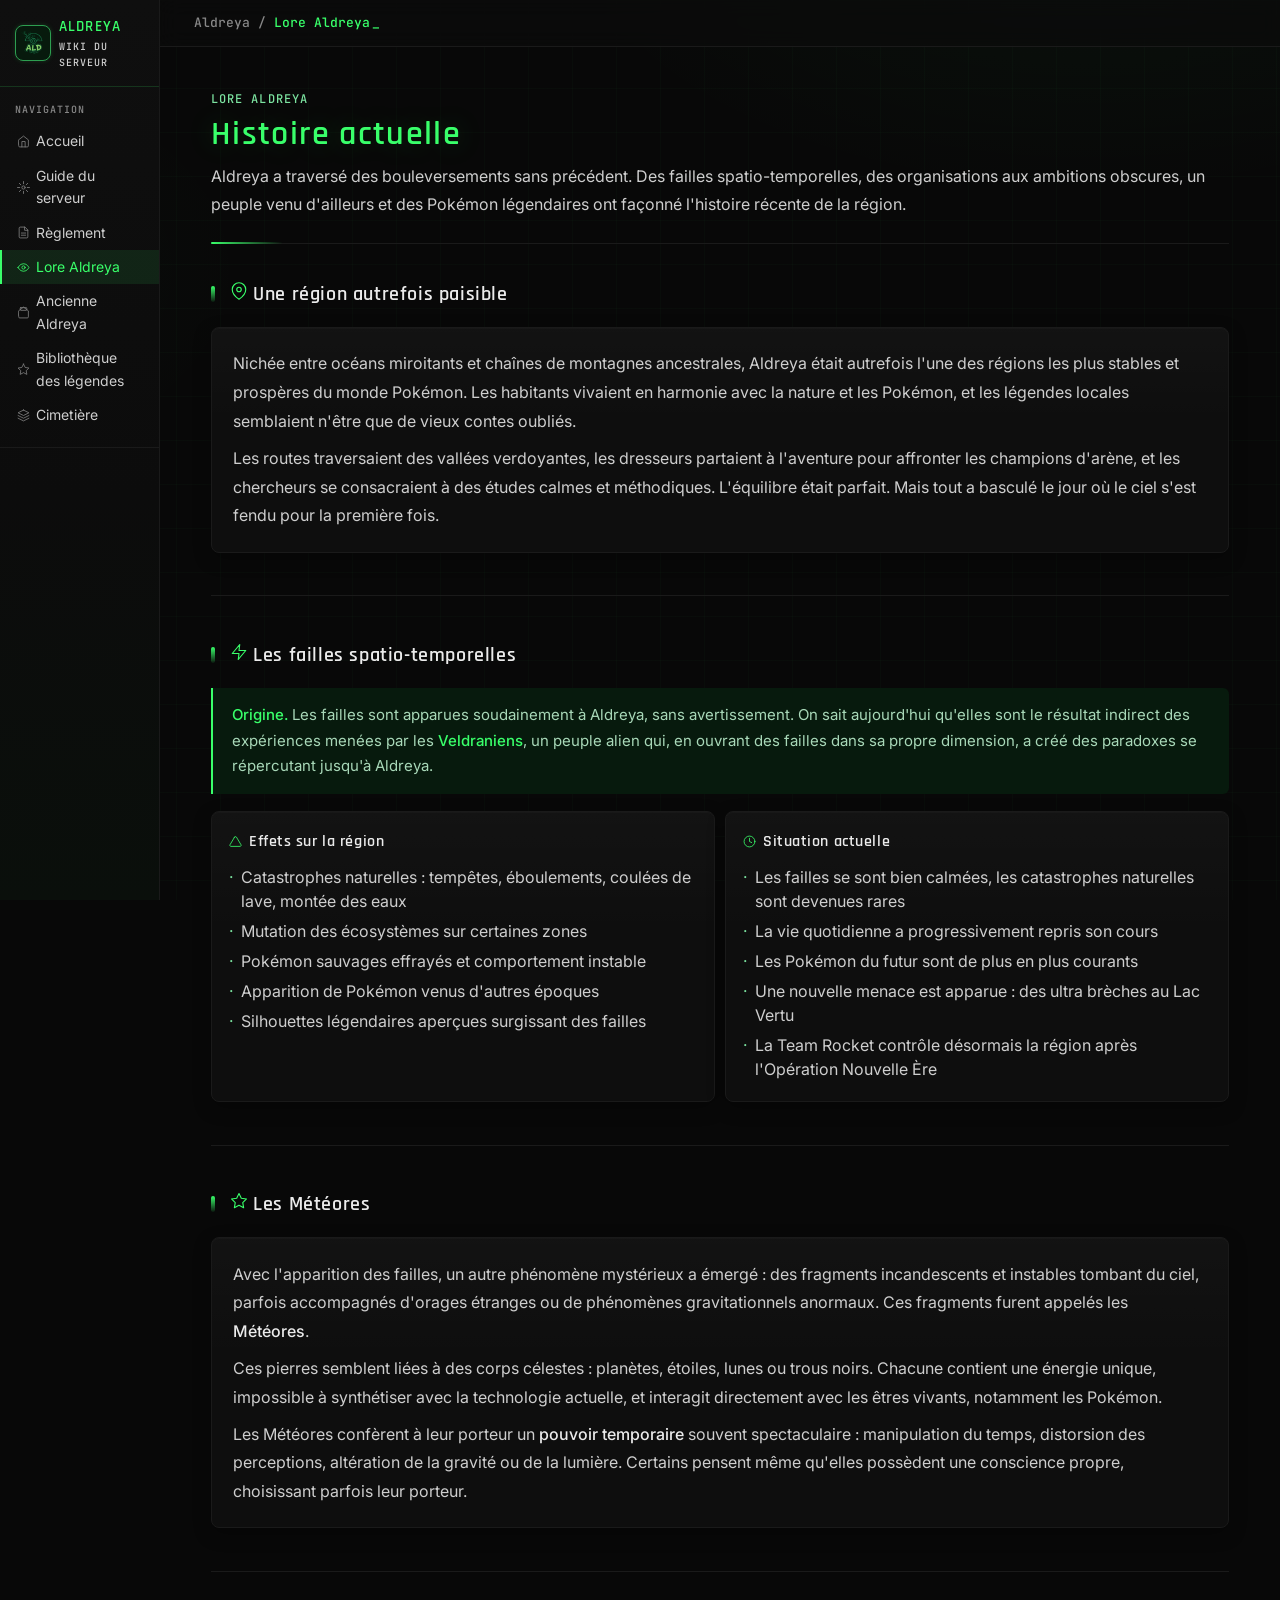
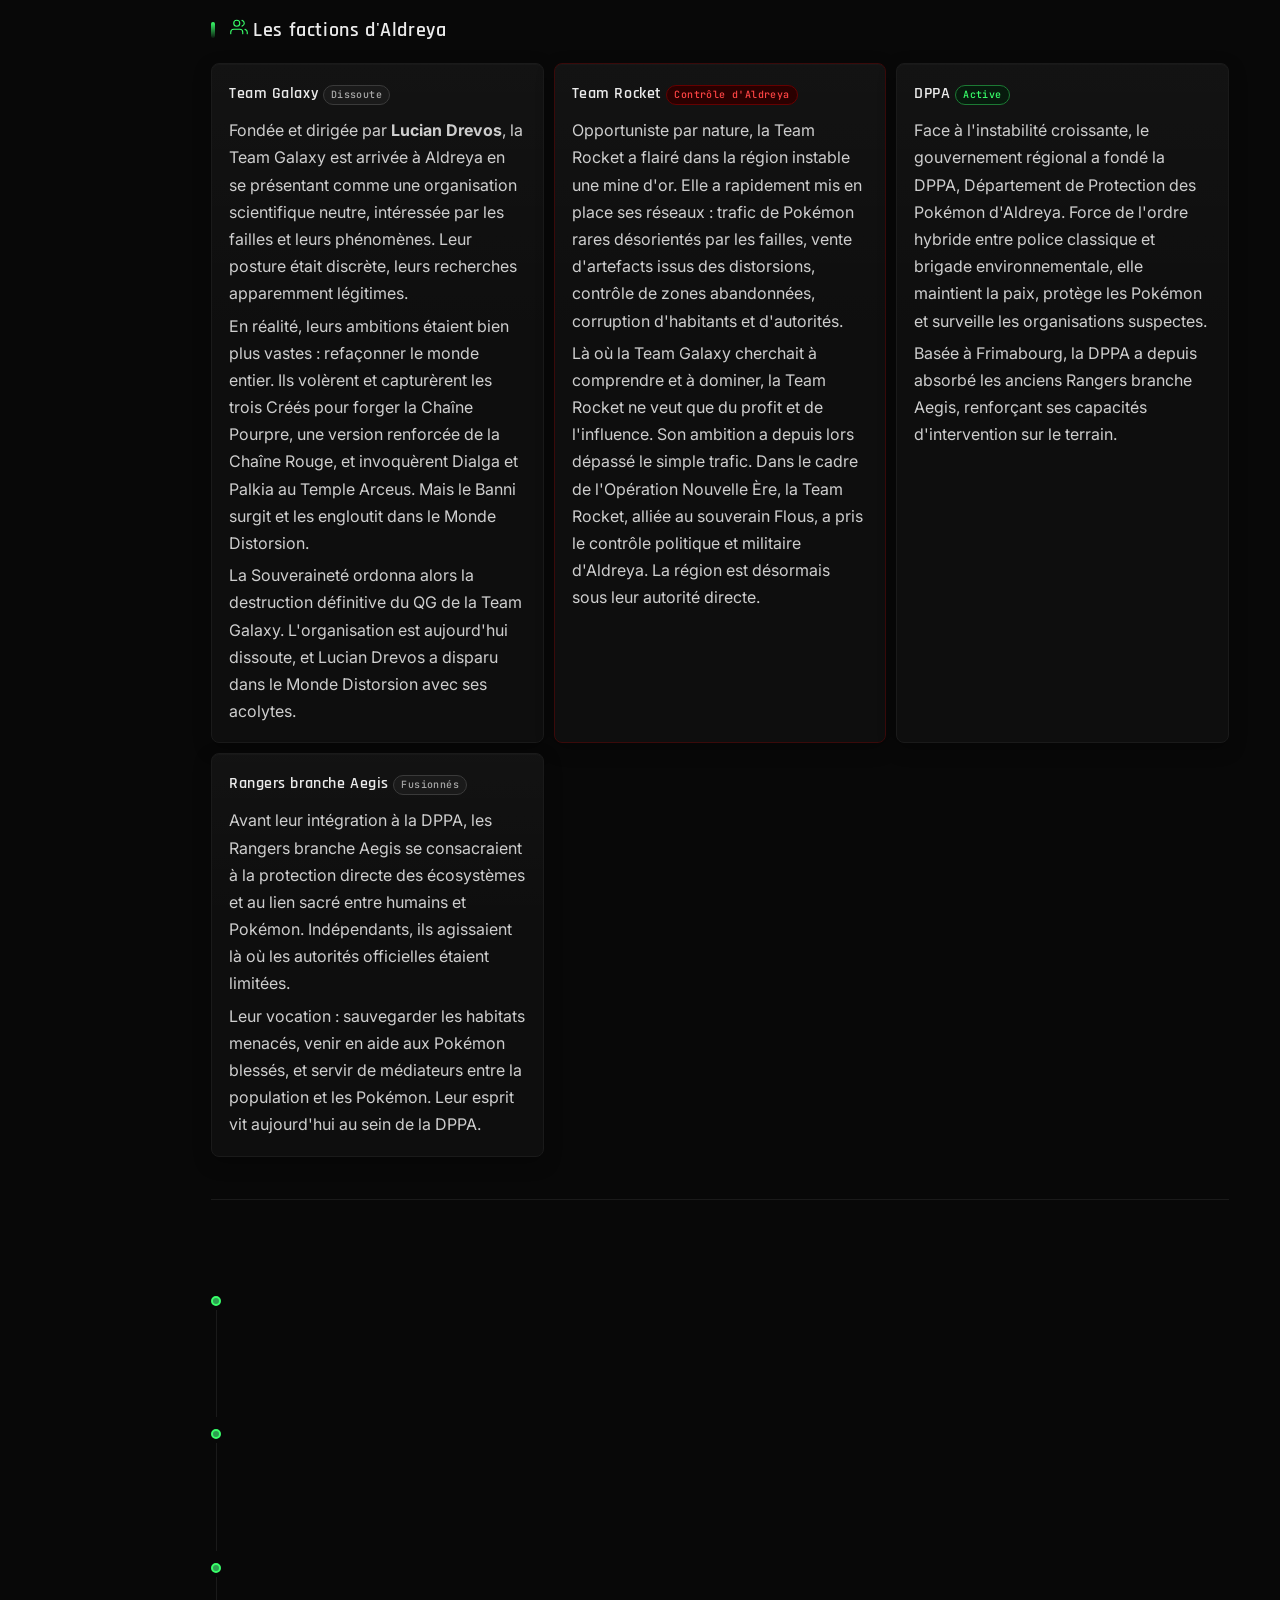
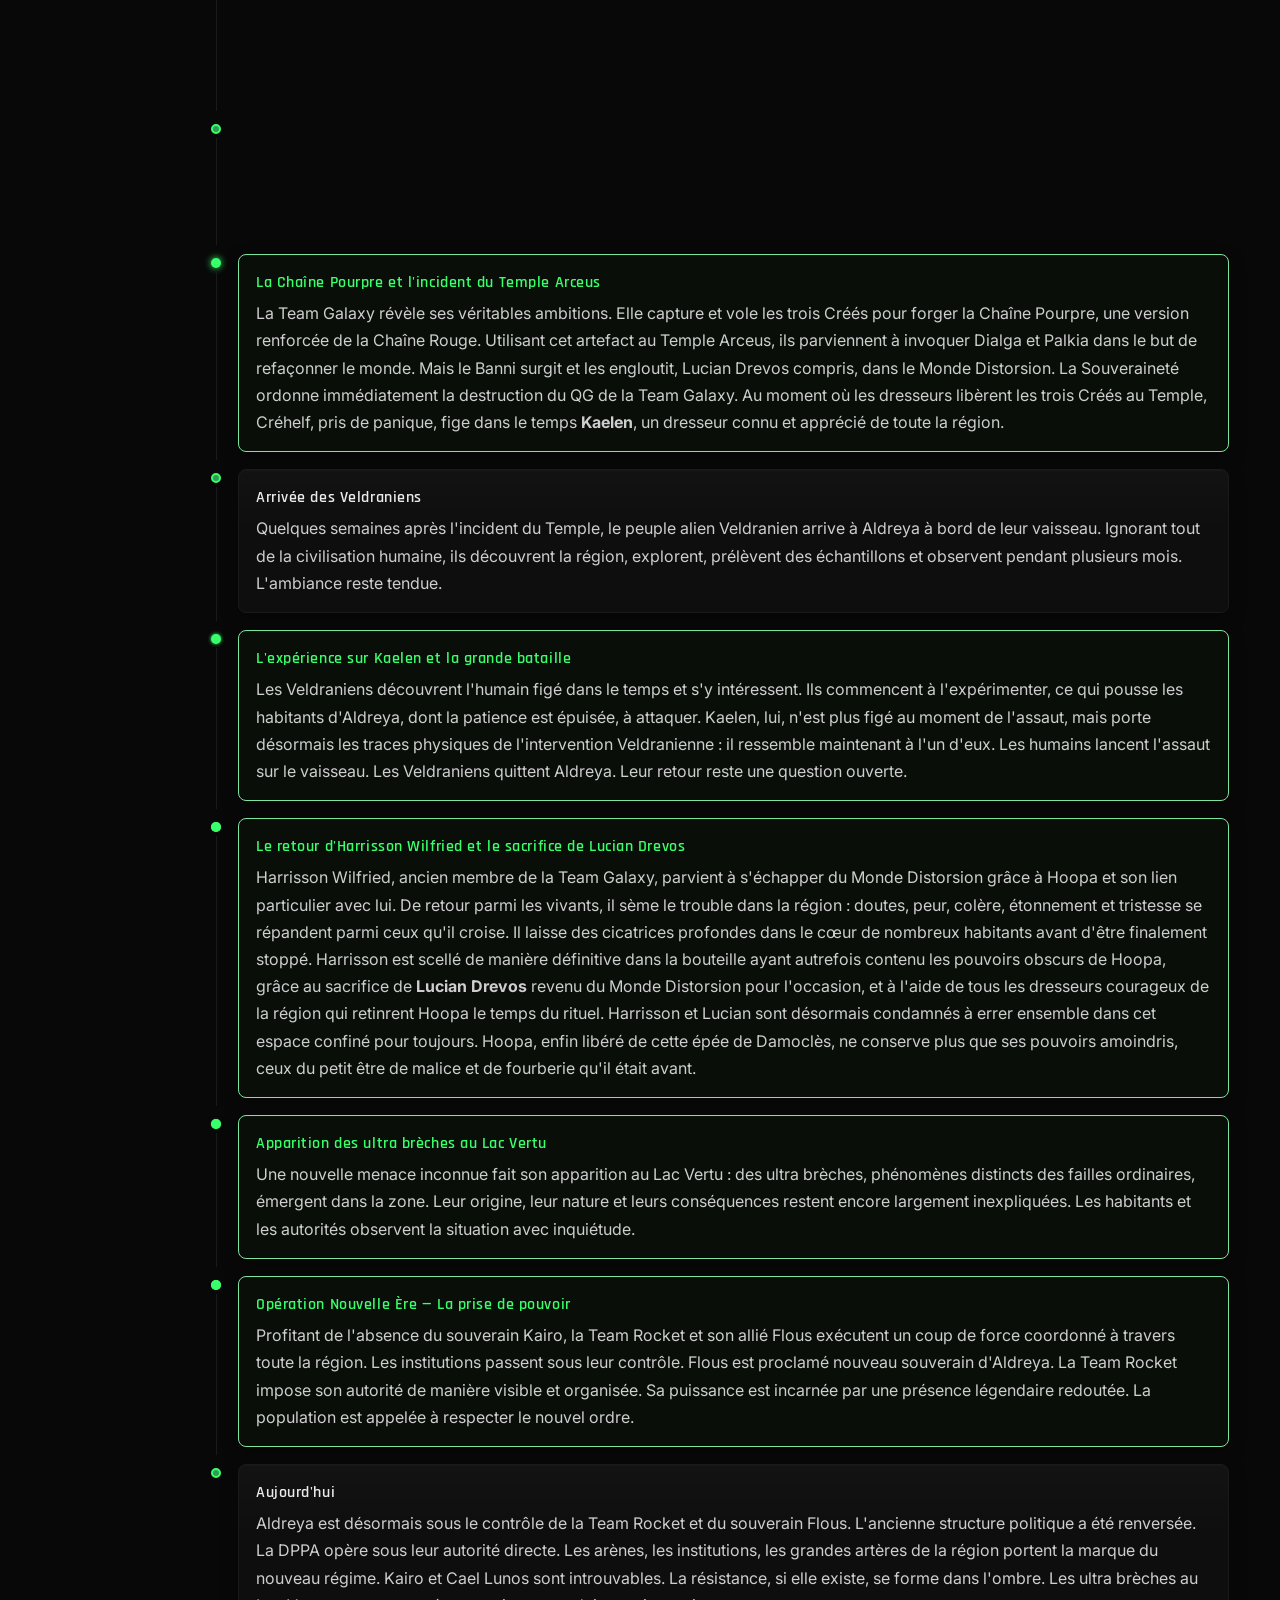
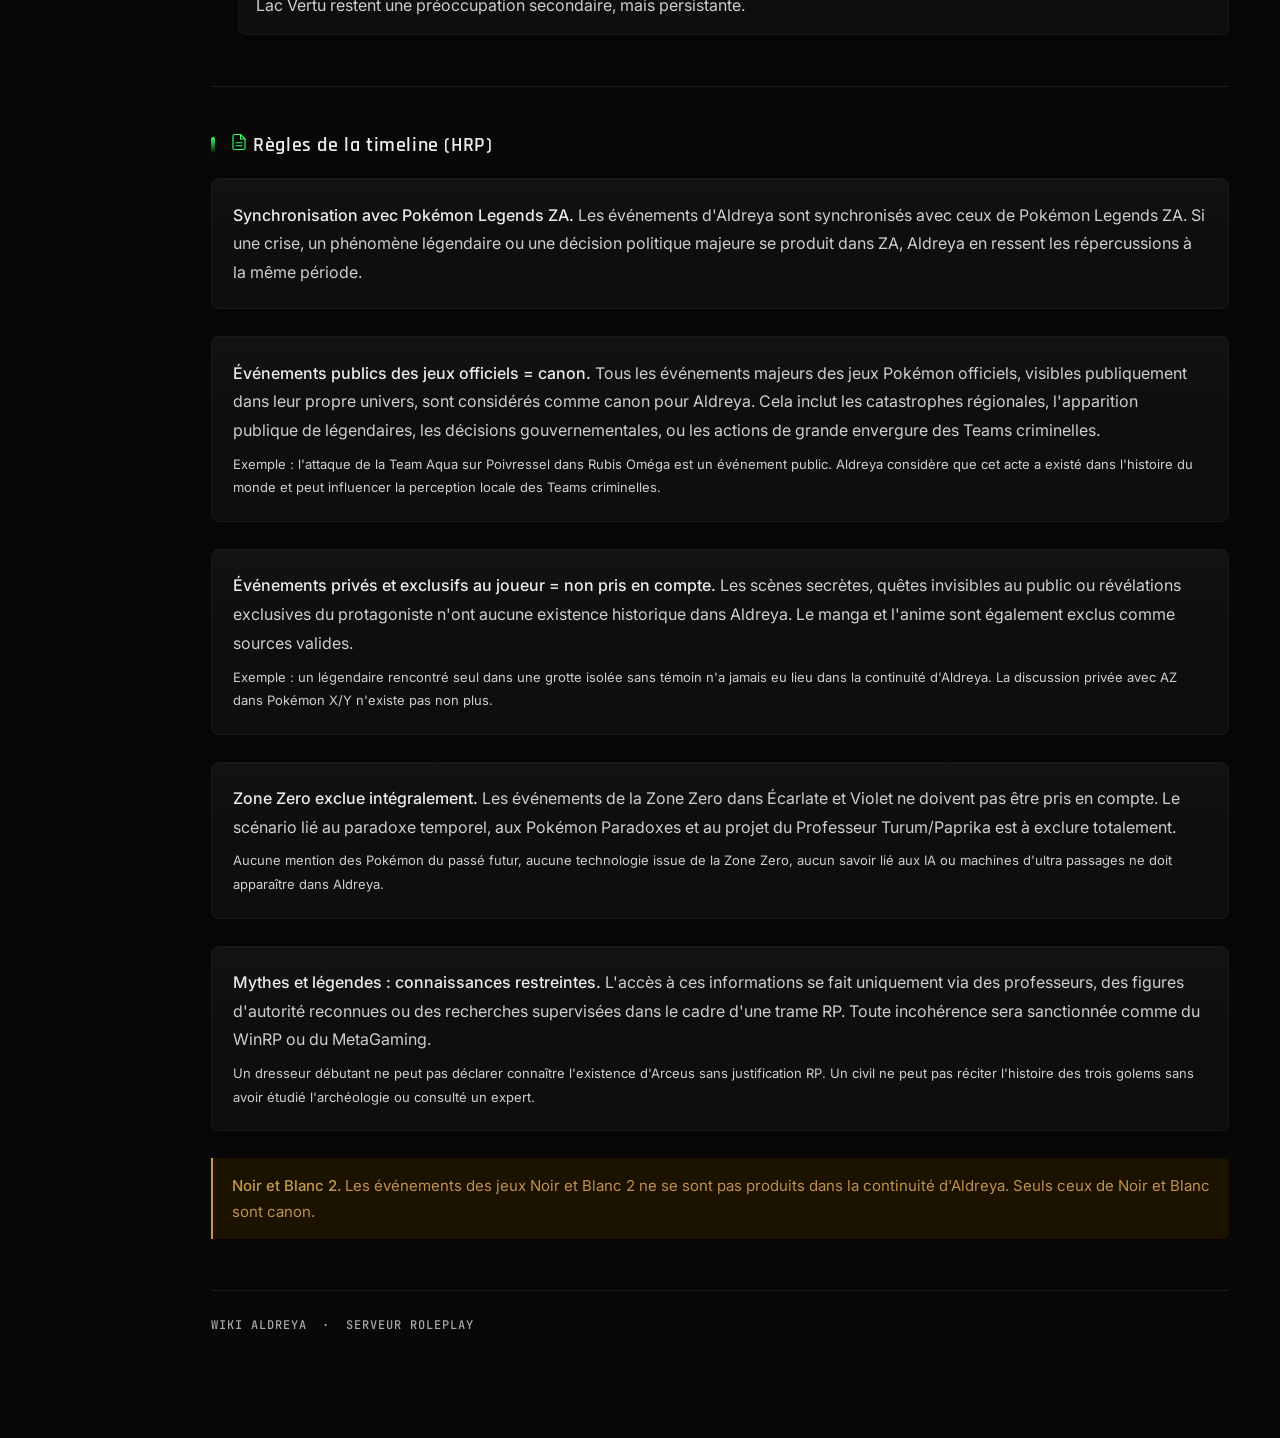
<file: wiki-aldreya-lore.html>
<!DOCTYPE html>
<html lang="fr">
<head><style>html{background:#080808}body{opacity:0;animation:ald-pagein 0.32s ease forwards}@keyframes ald-pagein{to{opacity:1}}</style>
<meta charset="UTF-8">
<meta name="viewport" content="width=device-width, initial-scale=1.0">
<title>Lore Aldreya — Wiki Aldreya</title>
<link href="https://fonts.googleapis.com/css2?family=JetBrains+Mono:wght@400;500;700&family=Rajdhani:wght@400;500;600&family=Inter:wght@300;400;500&display=swap" rel="stylesheet">
<link rel="stylesheet" href="style.css">

</head>
<body>
<div class="layout">

<nav class="sidebar">
  <div class="sidebar-logo">
    <img src="images/logoald.png" alt="Logo Aldreya" class="logo-img">
    <div>
      <span class="logo-text">ALDREYA</span>
      <span class="logo-sub">WIKI DU SERVEUR</span>
    </div>
  </div>
  <div class="sidebar-section">

    <div class="sidebar-section-label">Navigation</div>
    <a class="nav-link" href="wiki-aldreya-accueil.html"><svg viewBox="0 0 24 24"><path d="M3 9l9-7 9 7v11a2 2 0 01-2 2H5a2 2 0 01-2-2z"/><polyline points="9 22 9 12 15 12 15 22"/></svg>Accueil</a>
    <a class="nav-link" href="wiki-aldreya-guide.html"><svg viewBox="0 0 24 24"><circle cx="12" cy="12" r="3"/><path d="M12 1v4M12 19v4M4.22 4.22l2.83 2.83M16.95 16.95l2.83 2.83M1 12h4M19 12h4M4.22 19.78l2.83-2.83M16.95 7.05l2.83-2.83"/></svg>Guide du serveur</a>
    <a class="nav-link" href="wiki-aldreya-reglement.html"><svg viewBox="0 0 24 24"><path d="M14 2H6a2 2 0 00-2 2v16a2 2 0 002 2h12a2 2 0 002-2V8z"/><polyline points="14 2 14 8 20 8"/><line x1="16" y1="13" x2="8" y2="13"/><line x1="16" y1="17" x2="8" y2="17"/></svg>Règlement</a>
    <a class="nav-link active" href="wiki-aldreya-lore.html"><svg viewBox="0 0 24 24"><path d="M2 12s3-7 10-7 10 7 10 7-3 7-10 7-10-7-10-7z"/><circle cx="12" cy="12" r="3"/></svg>Lore Aldreya</a>
    <a class="nav-link" href="wiki-aldreya-ancienne-v1.html"><svg viewBox="0 0 24 24"><path d="M3 9l9-7 9 7v11a2 2 0 01-2 2H5a2 2 0 01-2-2z"/><rect x="6" y="3" width="12" height="5" rx="1"/></svg>Ancienne Aldreya</a>
    <a class="nav-link" href="wiki-aldreya-legendes.html"><svg viewBox="0 0 24 24"><polygon points="12 2 15.09 8.26 22 9.27 17 14.14 18.18 21.02 12 17.77 5.82 21.02 7 14.14 2 9.27 8.91 8.26 12 2"/></svg>Bibliothèque des légendes</a>
    <a class="nav-link" href="wiki-aldreya-cimetiere.html"><svg viewBox="0 0 24 24"><path d="M12 2L2 7l10 5 10-5-10-5zM2 17l10 5 10-5M2 12l10 5 10-5"/></svg>Cimetière</a>
  </div>
</nav>

<div class="main">
  <div class="topbar">
    <span class="crumb"><a href="wiki-aldreya-accueil.html">Aldreya</a></span>
    <span>/</span>
    <span class="crumb active">Lore Aldreya</span>
  </div>

  <div class="content">

    <div class="page-header">
      <div class="page-tag">Lore Aldreya</div>
      <h1 class="page-title">Histoire actuelle</h1>
      <p class="page-desc">Aldreya a traversé des bouleversements sans précédent. Des failles spatio-temporelles, des organisations aux ambitions obscures, un peuple venu d'ailleurs et des Pokémon légendaires ont façonné l'histoire récente de la région.</p>
    </div>

    <!-- LA REGION -->
    <h2 class="section-title">
      <svg viewBox="0 0 24 24"><path d="M21 10c0 7-9 13-9 13s-9-6-9-13a9 9 0 0118 0z"/><circle cx="12" cy="10" r="3"/></svg>
      Une région autrefois paisible
    </h2>

    <div class="lore-block">
      <p>Nichée entre océans miroitants et chaînes de montagnes ancestrales, Aldreya était autrefois l'une des régions les plus stables et prospères du monde Pokémon. Les habitants vivaient en harmonie avec la nature et les Pokémon, et les légendes locales semblaient n'être que de vieux contes oubliés.</p>
      <p>Les routes traversaient des vallées verdoyantes, les dresseurs partaient à l'aventure pour affronter les champions d'arène, et les chercheurs se consacraient à des études calmes et méthodiques. L'équilibre était parfait. Mais tout a basculé le jour où le ciel s'est fendu pour la première fois.</p>
    </div>

    <div class="divider"></div>

    <!-- LES FAILLES -->
    <h2 class="section-title">
      <svg viewBox="0 0 24 24"><path d="M13 2L3 14h9l-1 8 10-12h-9l1-8z"/></svg>
      Les failles spatio-temporelles
    </h2>

    <div class="alert-rift">
      <strong>Origine.</strong> Les failles sont apparues soudainement à Aldreya, sans avertissement. On sait aujourd'hui qu'elles sont le résultat indirect des expériences menées par les <strong>Veldraniens</strong>, un peuple alien qui, en ouvrant des failles dans sa propre dimension, a créé des paradoxes se répercutant jusqu'à Aldreya.
    </div>

    <div class="info-grid">
      <div class="info-card">
        <div class="info-title">
          <svg viewBox="0 0 24 24"><path d="M10.29 3.86L1.82 18a2 2 0 001.71 3h16.94a2 2 0 001.71-3L13.71 3.86a2 2 0 00-3.42 0z"/></svg>
          Effets sur la région
        </div>
        <ul class="info-list">
          <li>Catastrophes naturelles : tempêtes, éboulements, coulées de lave, montée des eaux</li>
          <li>Mutation des écosystèmes sur certaines zones</li>
          <li>Pokémon sauvages effrayés et comportement instable</li>
          <li>Apparition de Pokémon venus d'autres époques</li>
          <li>Silhouettes légendaires aperçues surgissant des failles</li>
        </ul>
      </div>
      <div class="info-card">
        <div class="info-title">
          <svg viewBox="0 0 24 24"><circle cx="12" cy="12" r="10"/><polyline points="12 6 12 12 16 14"/></svg>
          Situation actuelle
        </div>
        <ul class="info-list">
          <li>Les failles se sont bien calmées, les catastrophes naturelles sont devenues rares</li>
          <li>La vie quotidienne a progressivement repris son cours</li>
          <li>Les Pokémon du futur sont de plus en plus courants</li>
          <li>Une nouvelle menace est apparue : des ultra brèches au Lac Vertu</li>
          <li>La Team Rocket contrôle désormais la région après l'Opération Nouvelle Ère</li>
        </ul>
      </div>
    </div>

    <div class="divider"></div>

    <!-- LES METEORES -->
    <h2 class="section-title">
      <svg viewBox="0 0 24 24"><polygon points="12 2 15.09 8.26 22 9.27 17 14.14 18.18 21.02 12 17.77 5.82 21.02 7 14.14 2 9.27 8.91 8.26 12 2"/></svg>
      Les Météores
    </h2>

    <div class="lore-block">
      <p>Avec l'apparition des failles, un autre phénomène mystérieux a émergé : des fragments incandescents et instables tombant du ciel, parfois accompagnés d'orages étranges ou de phénomènes gravitationnels anormaux. Ces fragments furent appelés les <strong>Météores</strong>.</p>
      <p>Ces pierres semblent liées à des corps célestes : planètes, étoiles, lunes ou trous noirs. Chacune contient une énergie unique, impossible à synthétiser avec la technologie actuelle, et interagit directement avec les êtres vivants, notamment les Pokémon.</p>
      <p>Les Météores confèrent à leur porteur un <strong>pouvoir temporaire</strong> souvent spectaculaire : manipulation du temps, distorsion des perceptions, altération de la gravité ou de la lumière. Certains pensent même qu'elles possèdent une conscience propre, choisissant parfois leur porteur.</p>
    </div>

    <div class="divider"></div>

    <!-- LES FACTIONS -->
    <h2 class="section-title">
      <svg viewBox="0 0 24 24"><path d="M17 21v-2a4 4 0 00-4-4H5a4 4 0 00-4 4v2"/><circle cx="9" cy="7" r="4"/><path d="M23 21v-2a4 4 0 00-3-3.87"/><path d="M16 3.13a4 4 0 010 7.75"/></svg>
      Les factions d'Aldreya
    </h2>

    <!-- ================================================================
GUIDE : AJOUTER UNE FACTION
Colle une nouvelle carte dans la grille ci-dessous.
Statuts : status-active (vert), status-inactive (gris),
status-dissolved (gris barré).

<div class="faction-card">
  <div class="faction-name">Nom de la faction <span class="faction-status status-active">Active</span></div>
  <div class="faction-body">
    <p>Description de la faction.</p>
  </div>
</div>
================================================================ -->

<div class="faction-grid">
      <div class="faction-card">
        <div class="faction-name">Team Galaxy <span class="faction-status status-dissolved">Dissoute</span></div>
        <div class="faction-body">
          <p>Fondée et dirigée par <strong>Lucian Drevos</strong>, la Team Galaxy est arrivée à Aldreya en se présentant comme une organisation scientifique neutre, intéressée par les failles et leurs phénomènes. Leur posture était discrète, leurs recherches apparemment légitimes.</p>
          <p>En réalité, leurs ambitions étaient bien plus vastes : refaçonner le monde entier. Ils volèrent et capturèrent les trois Créés pour forger la Chaîne Pourpre, une version renforcée de la Chaîne Rouge, et invoquèrent Dialga et Palkia au Temple Arceus. Mais le Banni surgit et les engloutit dans le Monde Distorsion.</p>
          <p>La Souveraineté ordonna alors la destruction définitive du QG de la Team Galaxy. L'organisation est aujourd'hui dissoute, et Lucian Drevos a disparu dans le Monde Distorsion avec ses acolytes.</p>
        </div>
      </div>
      <div class="faction-card" style="border-color:#3a0a0a;">
        <div class="faction-name">Team Rocket <span class="faction-status" style="background:#2a0000;color:#ff4444;border:0.5px solid #660000;">Contrôle d'Aldreya</span></div>
        <div class="faction-body">
          <p>Opportuniste par nature, la Team Rocket a flairé dans la région instable une mine d'or. Elle a rapidement mis en place ses réseaux : trafic de Pokémon rares désorientés par les failles, vente d'artefacts issus des distorsions, contrôle de zones abandonnées, corruption d'habitants et d'autorités.</p>
          <p>Là où la Team Galaxy cherchait à comprendre et à dominer, la Team Rocket ne veut que du profit et de l'influence. Son ambition a depuis lors dépassé le simple trafic. Dans le cadre de l'Opération Nouvelle Ère, la Team Rocket, alliée au souverain Flous, a pris le contrôle politique et militaire d'Aldreya. La région est désormais sous leur autorité directe.</p>
        </div>
      </div>
      <div class="faction-card">
        <div class="faction-name">DPPA <span class="faction-status status-active">Active</span></div>
        <div class="faction-body">
          <p>Face à l'instabilité croissante, le gouvernement régional a fondé la DPPA, Département de Protection des Pokémon d'Aldreya. Force de l'ordre hybride entre police classique et brigade environnementale, elle maintient la paix, protège les Pokémon et surveille les organisations suspectes.</p>
          <p>Basée à Frimabourg, la DPPA a depuis absorbé les anciens Rangers branche Aegis, renforçant ses capacités d'intervention sur le terrain.</p>
        </div>
      </div>
      <div class="faction-card">
        <div class="faction-name">Rangers branche Aegis <span class="faction-status status-dissolved">Fusionnés</span></div>
        <div class="faction-body">
          <p>Avant leur intégration à la DPPA, les Rangers branche Aegis se consacraient à la protection directe des écosystèmes et au lien sacré entre humains et Pokémon. Indépendants, ils agissaient là où les autorités officielles étaient limitées.</p>
          <p>Leur vocation : sauvegarder les habitats menacés, venir en aide aux Pokémon blessés, et servir de médiateurs entre la population et les Pokémon. Leur esprit vit aujourd'hui au sein de la DPPA.</p>
        </div>
      </div>
    </div>

    <div class="divider"></div>

    <!-- TIMELINE -->
    <h2 class="section-title">
      <svg viewBox="0 0 24 24"><polyline points="22 12 18 12 15 21 9 3 6 12 2 12"/></svg>
      Timeline des événements
    </h2>



    <!-- ================================================================
GUIDE : AJOUTER UN ÉVÉNEMENT À LA CHRONOLOGIE
Colle ce bloc entre deux event-item existants, dans l'ordre
chronologique. Le trait vertical (event-dot-line) relie chaque
événement au suivant : le tout dernier de la liste n'en a pas.

<div class="event-item">
  <div class="event-dot"><div class="event-dot-circle"></div><div class="event-dot-line"></div></div>
  <div class="event-content">
    <div class="event-title">Titre de l'événement</div>
    <div class="event-desc">Description de ce qui s'est produit.</div>
  </div>
</div>

Version événement majeur (mis en avant en vert) : ajouter la
classe major aux deux endroits.
<div class="event-item">
  <div class="event-dot"><div class="event-dot-circle major"></div><div class="event-dot-line"></div></div>
  <div class="event-content major">
    <div class="event-title">Titre</div>
    <div class="event-desc">Description.</div>
  </div>
</div>

AJOUTER UN PARAGRAPHE DE LORE (bloc de texte simple) :
<div class="lore-block">
  <p>Texte du paragraphe. Utiliser <strong>gras</strong> pour les
  noms importants et <span class="rift-word">faille</span> pour
  les mots liés aux failles (effet lumineux).</p>
</div>
================================================================ -->

<div class="event-timeline">

      <div class="event-item">
        <div class="event-dot"><div class="event-dot-circle"></div><div class="event-dot-line"></div></div>
        <div class="event-content">
          <div class="event-title">Apparition des failles</div>
          <div class="event-desc">Les premières failles spatio-temporelles déchirent le ciel d'Aldreya sans avertissement. Catastrophes naturelles, mutations d'écosystèmes, comportements anormaux des Pokémon sauvages. La région est prise au dépourvu et doit se reconstruire.</div>
        </div>
      </div>

      <div class="event-item">
        <div class="event-dot"><div class="event-dot-circle"></div><div class="event-dot-line"></div></div>
        <div class="event-content">
          <div class="event-title">Reconstruction et adaptation</div>
          <div class="event-desc">Les habitants d'Aldreya réorganisent leurs villes, leurs routes et leurs réseaux de communication. Cette période forge une culture unique, faite d'alerte constante mais aussi d'une incroyable capacité d'adaptation.</div>
        </div>
      </div>

      <div class="event-item">
        <div class="event-dot"><div class="event-dot-circle"></div><div class="event-dot-line"></div></div>
        <div class="event-content">
          <div class="event-title">Arrivée de la Team Galaxy</div>
          <div class="event-desc">Dirigée par <strong>Lucian Drevos</strong>, la Team Galaxy s'installe discrètement à Aldreya en se présentant comme une organisation de recherche scientifique neutre. Elle investit dans des laboratoires et collabore avec les autorités. En coulisses, elle s'intéresse déjà aux failles et aux légendaires.</div>
        </div>
      </div>

      <div class="event-item">
        <div class="event-dot"><div class="event-dot-circle"></div><div class="event-dot-line"></div></div>
        <div class="event-content">
          <div class="event-title">Arrivée de la Team Rocket</div>
          <div class="event-desc">Attirée par l'instabilité et les opportunités qu'elle génère, la Team Rocket s'implante dans la région. Trafics, corruption, contrôle de zones abandonnées : elle opère rapidement à grande échelle.</div>
        </div>
      </div>

      <div class="event-item">
        <div class="event-dot"><div class="event-dot-circle major"></div><div class="event-dot-line"></div></div>
        <div class="event-content major">
          <div class="event-title">La Chaîne Pourpre et l'incident du Temple Arceus</div>
          <div class="event-desc">La Team Galaxy révèle ses véritables ambitions. Elle capture et vole les trois Créés pour forger la Chaîne Pourpre, une version renforcée de la Chaîne Rouge. Utilisant cet artefact au Temple Arceus, ils parviennent à invoquer Dialga et Palkia dans le but de refaçonner le monde. Mais le Banni surgit et les engloutit, Lucian Drevos compris, dans le Monde Distorsion. La Souveraineté ordonne immédiatement la destruction du QG de la Team Galaxy. Au moment où les dresseurs libèrent les trois Créés au Temple, Créhelf, pris de panique, fige dans le temps <strong>Kaelen</strong>, un dresseur connu et apprécié de toute la région.</div>
        </div>
      </div>

      <div class="event-item">
        <div class="event-dot"><div class="event-dot-circle"></div><div class="event-dot-line"></div></div>
        <div class="event-content">
          <div class="event-title">Arrivée des Veldraniens</div>
          <div class="event-desc">Quelques semaines après l'incident du Temple, le peuple alien Veldranien arrive à Aldreya à bord de leur vaisseau. Ignorant tout de la civilisation humaine, ils découvrent la région, explorent, prélèvent des échantillons et observent pendant plusieurs mois. L'ambiance reste tendue.</div>
        </div>
      </div>

      <div class="event-item">
        <div class="event-dot"><div class="event-dot-circle major"></div><div class="event-dot-line"></div></div>
        <div class="event-content major">
          <div class="event-title">L'expérience sur Kaelen et la grande bataille</div>
          <div class="event-desc">Les Veldraniens découvrent l'humain figé dans le temps et s'y intéressent. Ils commencent à l'expérimenter, ce qui pousse les habitants d'Aldreya, dont la patience est épuisée, à attaquer. Kaelen, lui, n'est plus figé au moment de l'assaut, mais porte désormais les traces physiques de l'intervention Veldranienne : il ressemble maintenant à l'un d'eux. Les humains lancent l'assaut sur le vaisseau. Les Veldraniens quittent Aldreya. Leur retour reste une question ouverte.</div>
        </div>
      </div>

      <div class="event-item">
        <div class="event-dot"><div class="event-dot-circle major"></div><div class="event-dot-line"></div></div>
        <div class="event-content major">
          <div class="event-title">Le retour d'Harrisson Wilfried et le sacrifice de Lucian Drevos</div>
          <div class="event-desc">Harrisson Wilfried, ancien membre de la Team Galaxy, parvient à s'échapper du Monde Distorsion grâce à Hoopa et son lien particulier avec lui. De retour parmi les vivants, il sème le trouble dans la région : doutes, peur, colère, étonnement et tristesse se répandent parmi ceux qu'il croise. Il laisse des cicatrices profondes dans le cœur de nombreux habitants avant d'être finalement stoppé. Harrisson est scellé de manière définitive dans la bouteille ayant autrefois contenu les pouvoirs obscurs de Hoopa, grâce au sacrifice de <strong>Lucian Drevos</strong> revenu du Monde Distorsion pour l'occasion, et à l'aide de tous les dresseurs courageux de la région qui retinrent Hoopa le temps du rituel. Harrisson et Lucian sont désormais condamnés à errer ensemble dans cet espace confiné pour toujours. Hoopa, enfin libéré de cette épée de Damoclès, ne conserve plus que ses pouvoirs amoindris, ceux du petit être de malice et de fourberie qu'il était avant.</div>
        </div>
      </div>

      <div class="event-item">
        <div class="event-dot"><div class="event-dot-circle major"></div><div class="event-dot-line"></div></div>
        <div class="event-content major">
          <div class="event-title">Apparition des ultra brèches au Lac Vertu</div>
          <div class="event-desc">Une nouvelle menace inconnue fait son apparition au Lac Vertu : des ultra brèches, phénomènes distincts des failles ordinaires, émergent dans la zone. Leur origine, leur nature et leurs conséquences restent encore largement inexpliquées. Les habitants et les autorités observent la situation avec inquiétude.</div>
        </div>
      </div>

      <div class="event-item">
        <div class="event-dot"><div class="event-dot-circle major"></div><div class="event-dot-line"></div></div>
        <div class="event-content major">
          <div class="event-title">Opération Nouvelle Ère — La prise de pouvoir</div>
          <div class="event-desc">Profitant de l'absence du souverain Kairo, la Team Rocket et son allié Flous exécutent un coup de force coordonné à travers toute la région. Les institutions passent sous leur contrôle. Flous est proclamé nouveau souverain d'Aldreya. La Team Rocket impose son autorité de manière visible et organisée. Sa puissance est incarnée par une présence légendaire redoutée. La population est appelée à respecter le nouvel ordre.</div>
        </div>
      </div>

      <div class="event-item">
        <div class="event-dot"><div class="event-dot-circle"></div></div>
        <div class="event-content">
          <div class="event-title">Aujourd'hui</div>
          <div class="event-desc">Aldreya est désormais sous le contrôle de la Team Rocket et du souverain Flous. L'ancienne structure politique a été renversée. La DPPA opère sous leur autorité directe. Les arènes, les institutions, les grandes artères de la région portent la marque du nouveau régime. Kairo et Cael Lunos sont introuvables. La résistance, si elle existe, se forme dans l'ombre. Les ultra brèches au Lac Vertu restent une préoccupation secondaire, mais persistante.</div>
        </div>
      </div>

    </div>



    <div class="divider"></div>

    <!-- TIMELINE HRP -->
    <h2 class="section-title">
      <svg viewBox="0 0 24 24"><path d="M14 2H6a2 2 0 00-2 2v16a2 2 0 002 2h12a2 2 0 002-2V8z"/><polyline points="14 2 14 8 20 8"/><line x1="16" y1="13" x2="8" y2="13"/><line x1="16" y1="17" x2="8" y2="17"/></svg>
      Règles de la timeline (HRP)
    </h2>

    <div style="display:flex; flex-direction:column; gap:10px; margin-bottom:1.5rem;">

      <div class="lore-block">
        <p><strong>Synchronisation avec Pokémon Legends ZA.</strong> Les événements d'Aldreya sont synchronisés avec ceux de Pokémon Legends ZA. Si une crise, un phénomène légendaire ou une décision politique majeure se produit dans ZA, Aldreya en ressent les répercussions à la même période.</p>
      </div>

      <div class="lore-block">
        <p><strong>Événements publics des jeux officiels = canon.</strong> Tous les événements majeurs des jeux Pokémon officiels, visibles publiquement dans leur propre univers, sont considérés comme canon pour Aldreya. Cela inclut les catastrophes régionales, l'apparition publique de légendaires, les décisions gouvernementales, ou les actions de grande envergure des Teams criminelles.</p>
        <p style="font-size:var(--fs-meta); color:var(--text-muted); margin-top:6px;">Exemple : l'attaque de la Team Aqua sur Poivressel dans Rubis Oméga est un événement public. Aldreya considère que cet acte a existé dans l'histoire du monde et peut influencer la perception locale des Teams criminelles.</p>
      </div>

      <div class="lore-block">
        <p><strong>Événements privés et exclusifs au joueur = non pris en compte.</strong> Les scènes secrètes, quêtes invisibles au public ou révélations exclusives du protagoniste n'ont aucune existence historique dans Aldreya. Le manga et l'anime sont également exclus comme sources valides.</p>
        <p style="font-size:var(--fs-meta); color:var(--text-muted); margin-top:6px;">Exemple : un légendaire rencontré seul dans une grotte isolée sans témoin n'a jamais eu lieu dans la continuité d'Aldreya. La discussion privée avec AZ dans Pokémon X/Y n'existe pas non plus.</p>
      </div>

      <div class="lore-block">
        <p><strong>Zone Zero exclue intégralement.</strong> Les événements de la Zone Zero dans Écarlate et Violet ne doivent pas être pris en compte. Le scénario lié au paradoxe temporel, aux Pokémon Paradoxes et au projet du Professeur Turum/Paprika est à exclure totalement.</p>
        <p style="font-size:var(--fs-meta); color:var(--text-muted); margin-top:6px;">Aucune mention des Pokémon du passé futur, aucune technologie issue de la Zone Zero, aucun savoir lié aux IA ou machines d'ultra passages ne doit apparaître dans Aldreya.</p>
      </div>

      <div class="lore-block">
        <p><strong>Mythes et légendes : connaissances restreintes.</strong> L'accès à ces informations se fait uniquement via des professeurs, des figures d'autorité reconnues ou des recherches supervisées dans le cadre d'une trame RP. Toute incohérence sera sanctionnée comme du WinRP ou du MetaGaming.</p>
        <p style="font-size:var(--fs-meta); color:var(--text-muted); margin-top:6px;">Un dresseur débutant ne peut pas déclarer connaître l'existence d'Arceus sans justification RP. Un civil ne peut pas réciter l'histoire des trois golems sans avoir étudié l'archéologie ou consulté un expert.</p>
      </div>

      <div class="alert-warn" style="margin-bottom:0;">
        <strong>Noir et Blanc 2.</strong> Les événements des jeux Noir et Blanc 2 ne se sont pas produits dans la continuité d'Aldreya. Seuls ceux de Noir et Blanc sont canon.
      </div>

    </div>

    <div class="wiki-footer">
      WIKI ALDREYA &nbsp;·&nbsp; SERVEUR ROLEPLAY
    </div>

  </div>
</div>

</div>
<script src="wiki.js"></script>
</body>
</html>
</file>
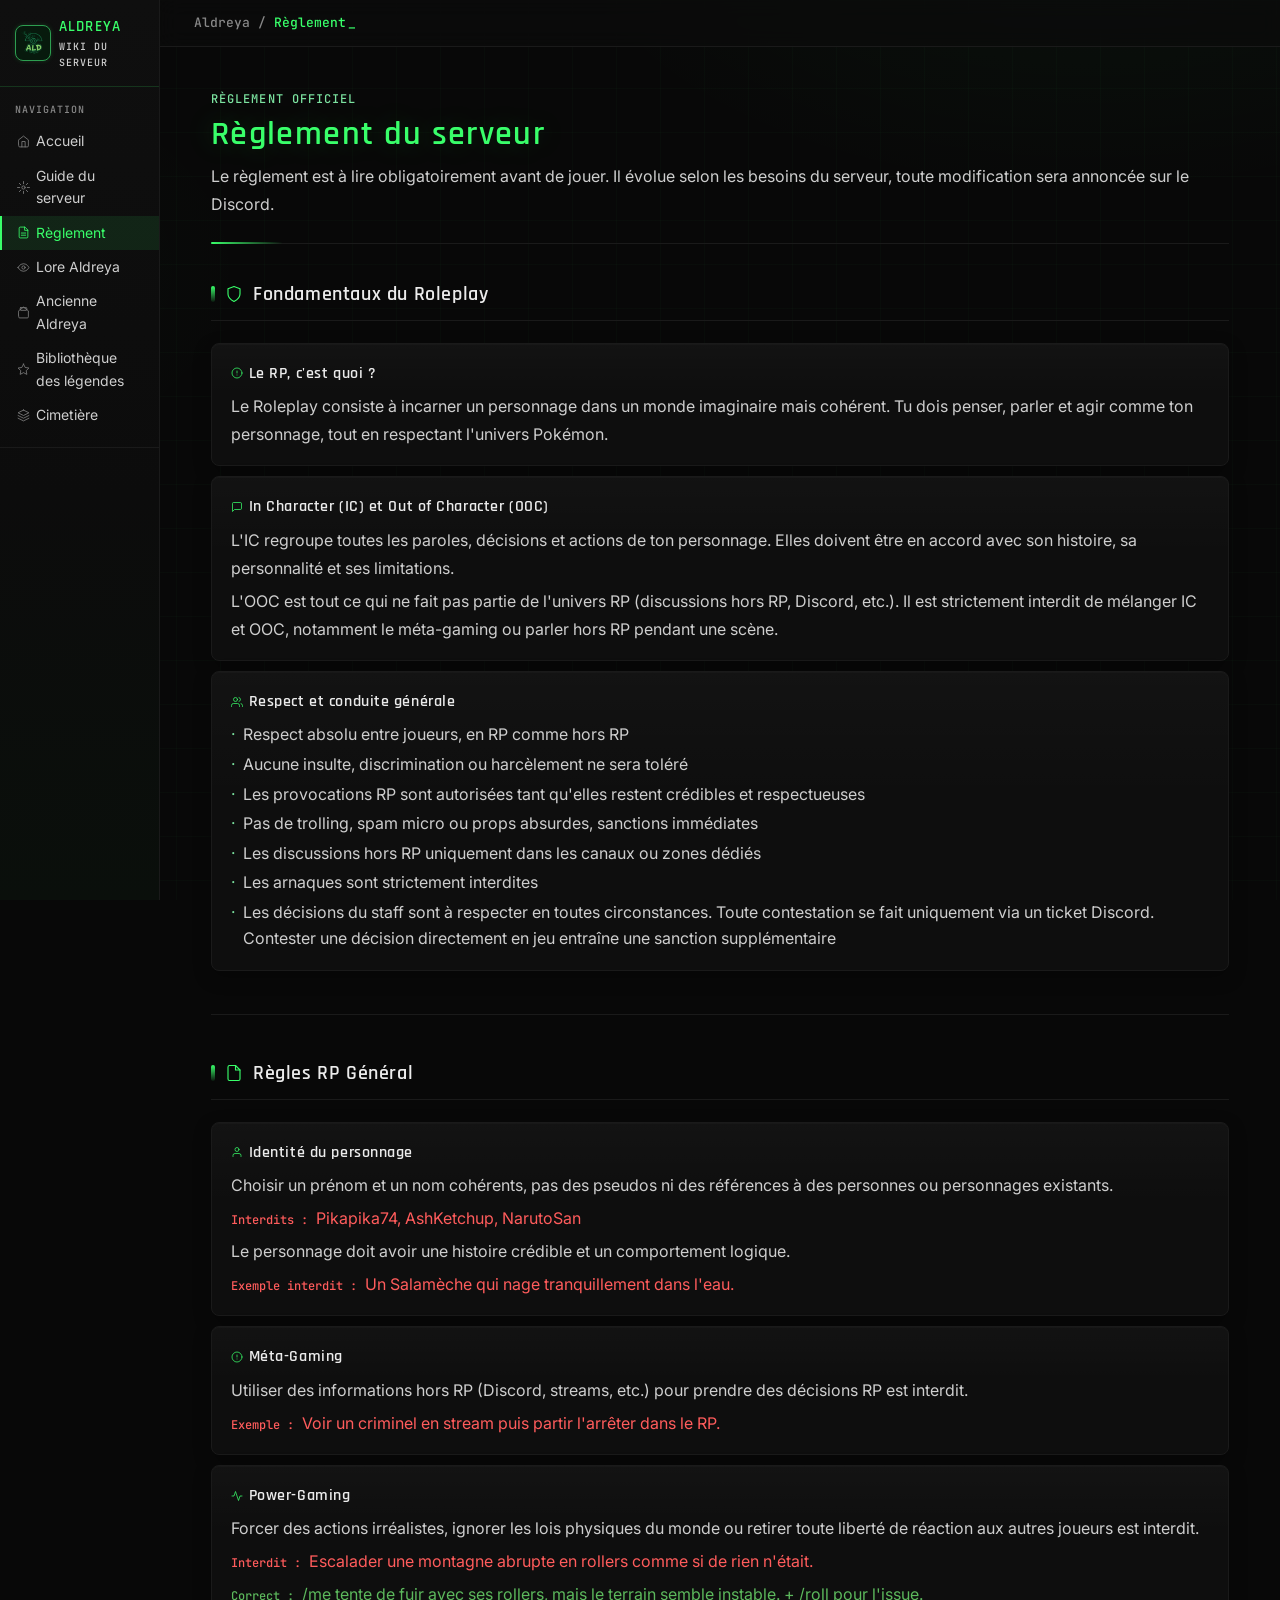
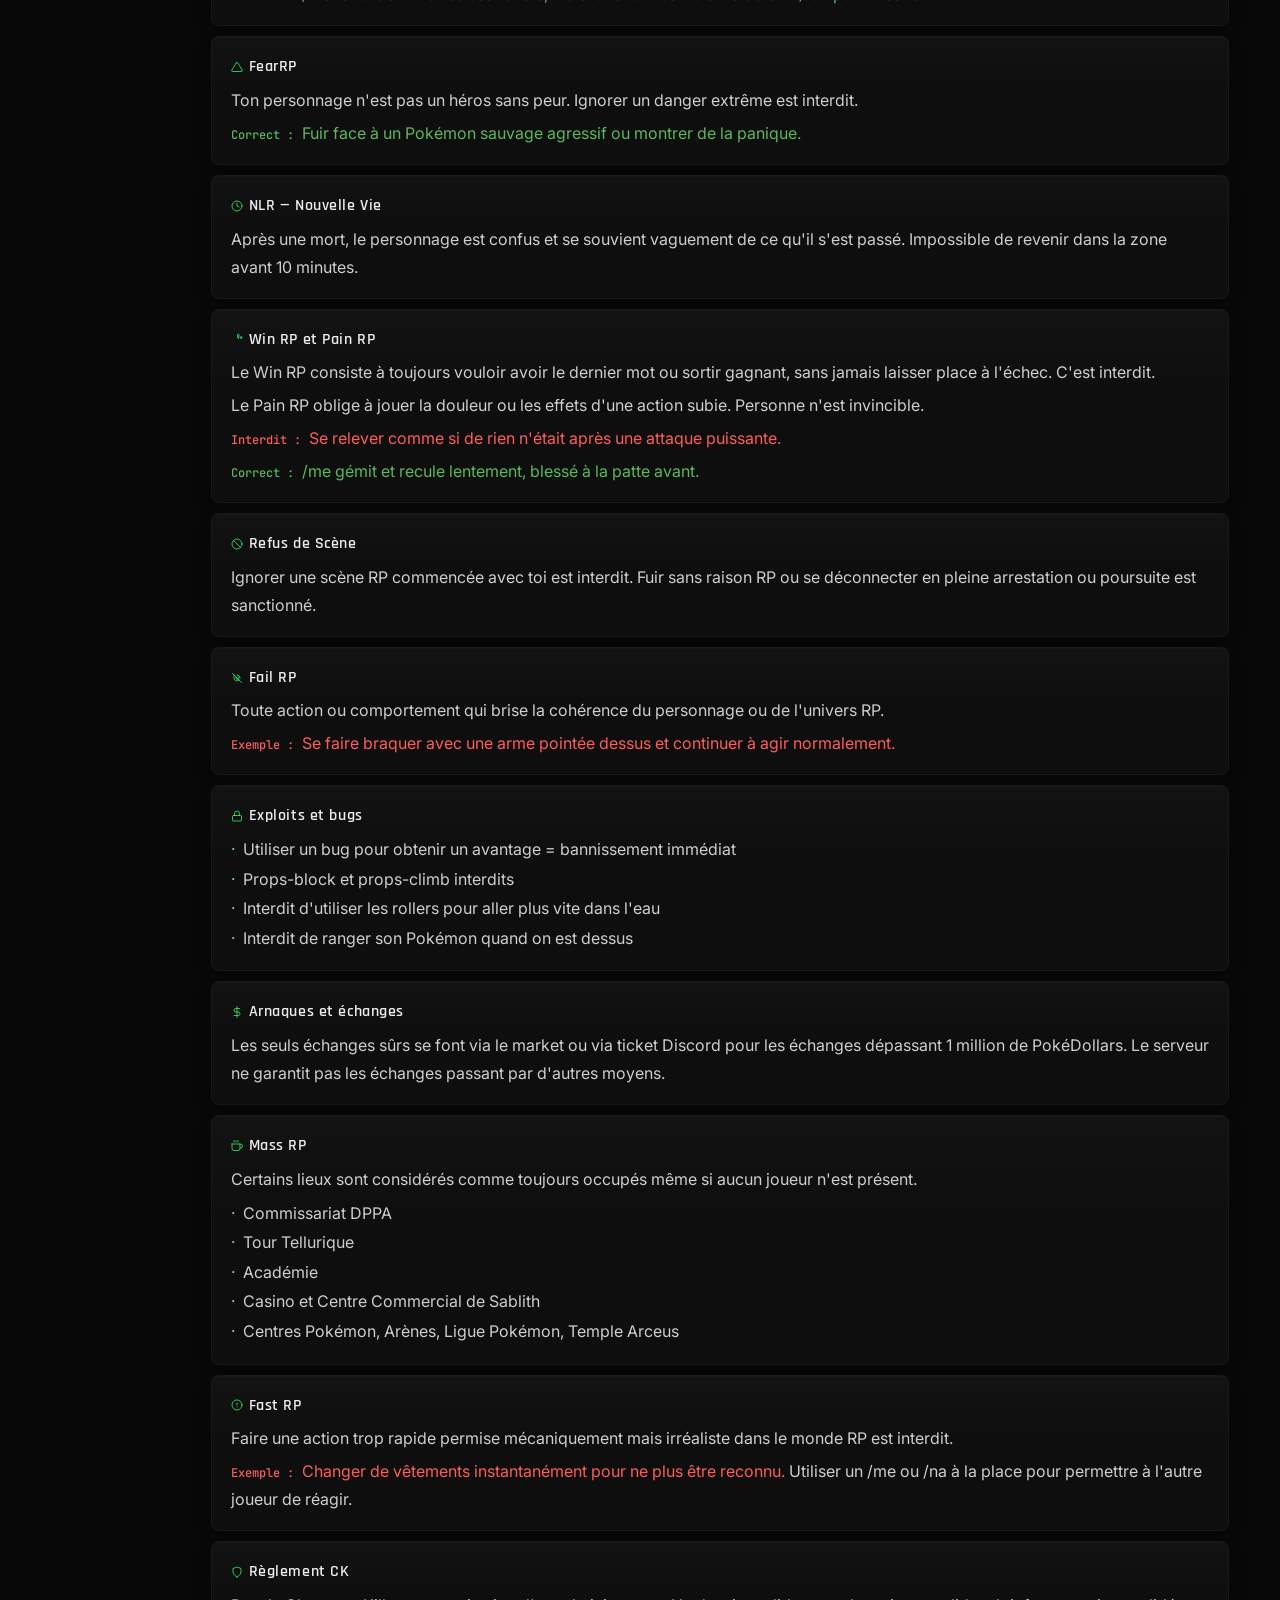
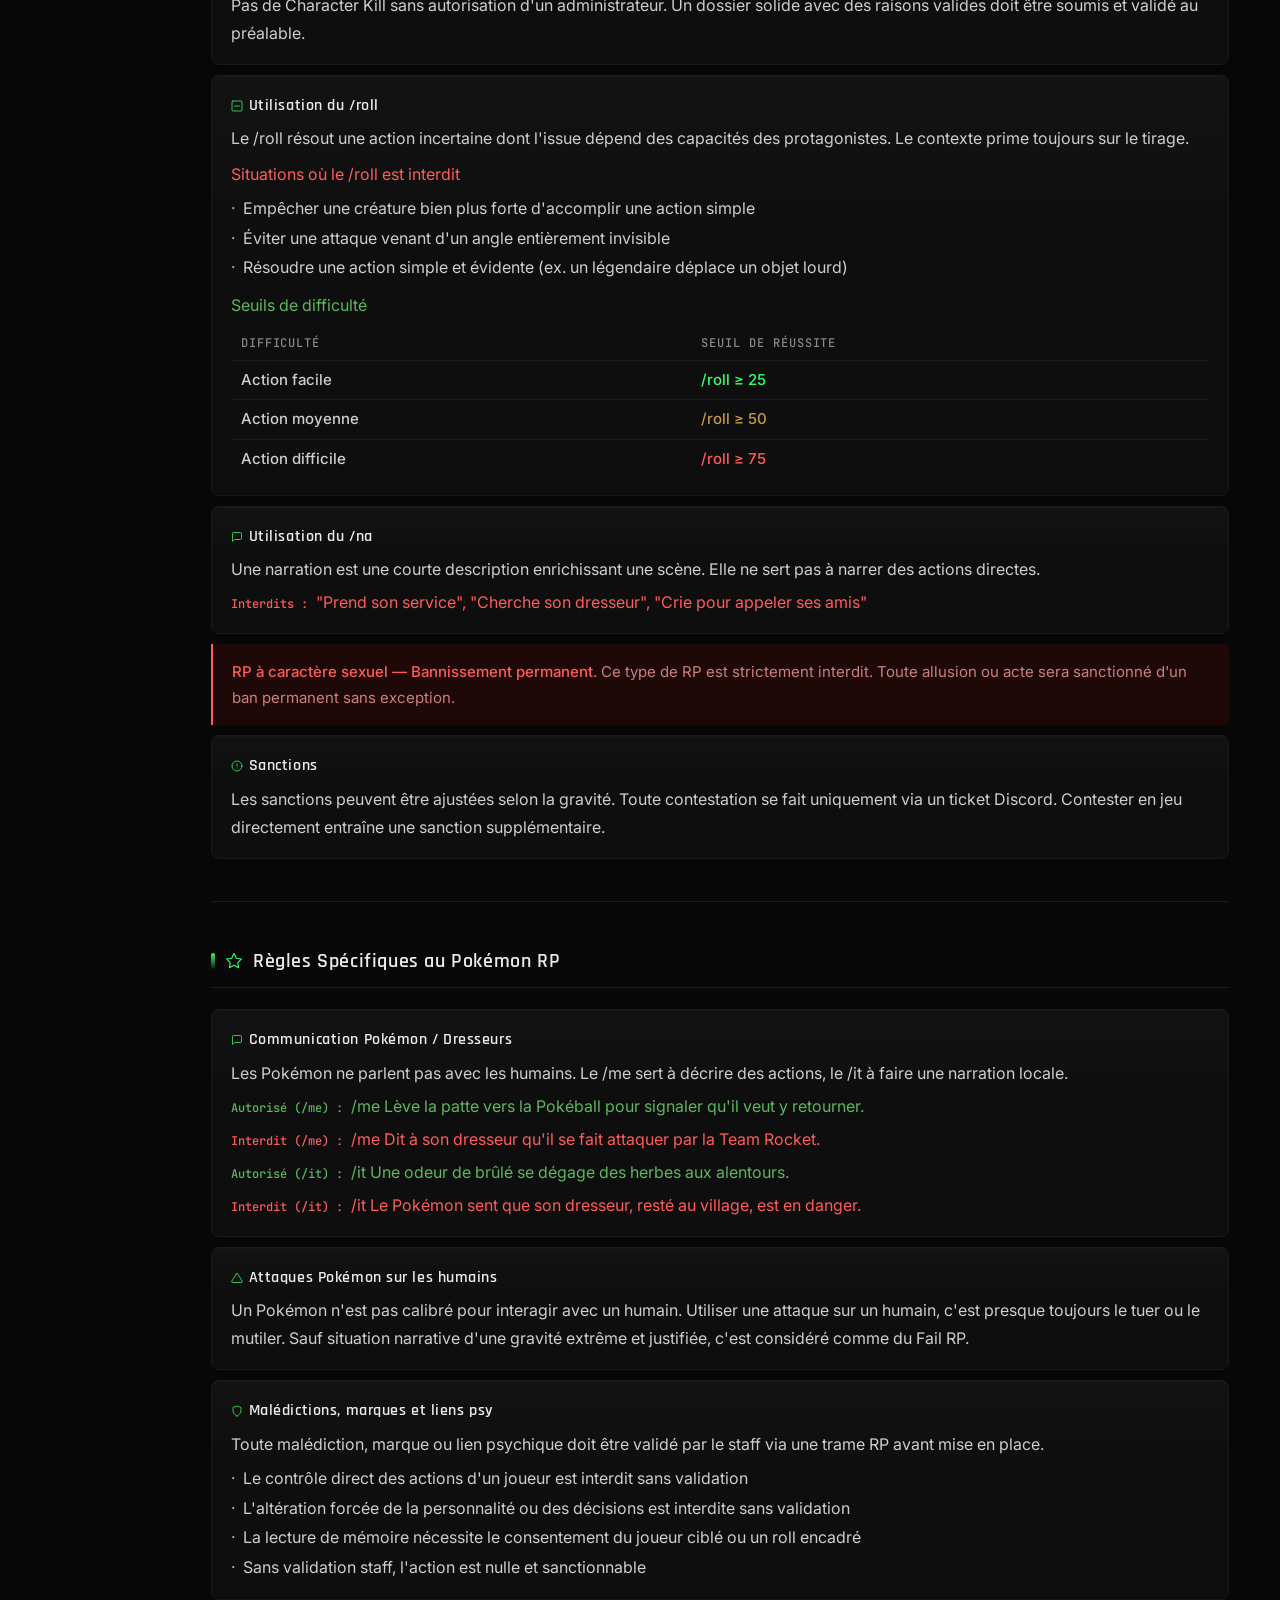
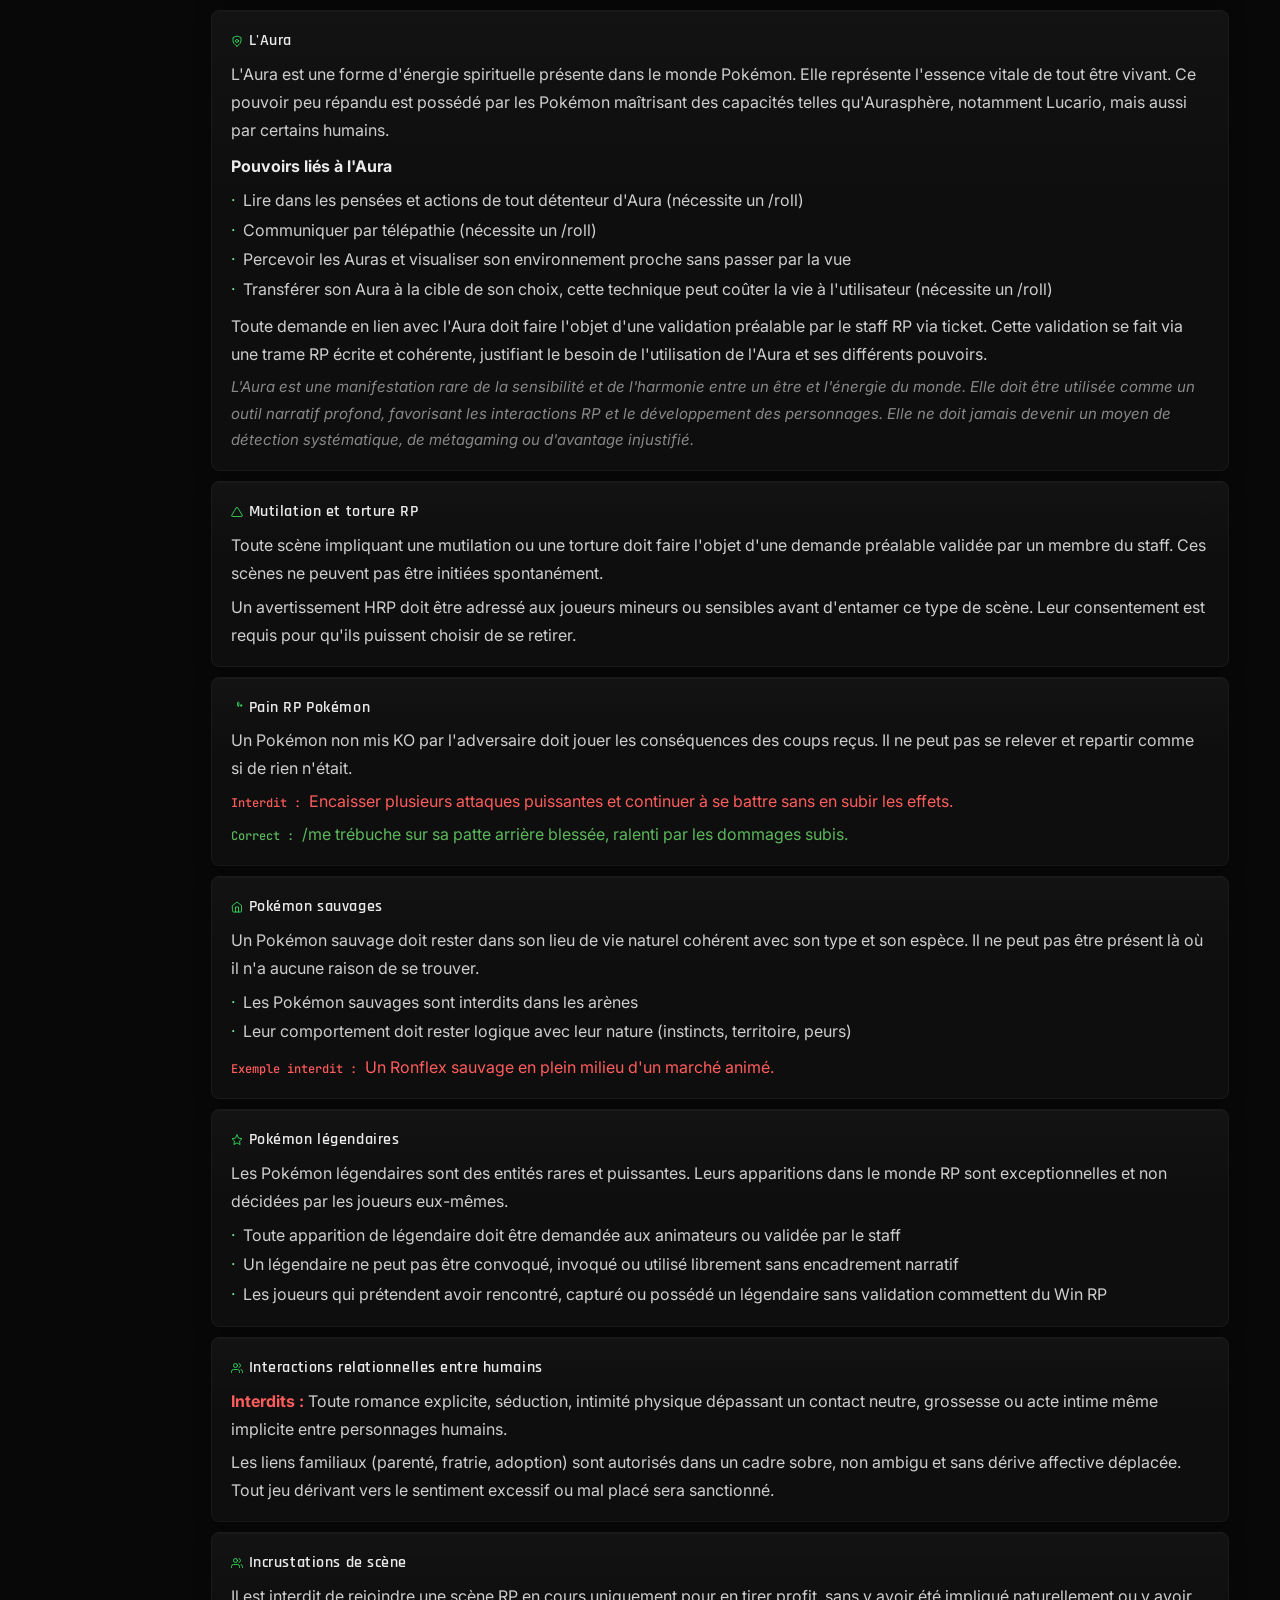
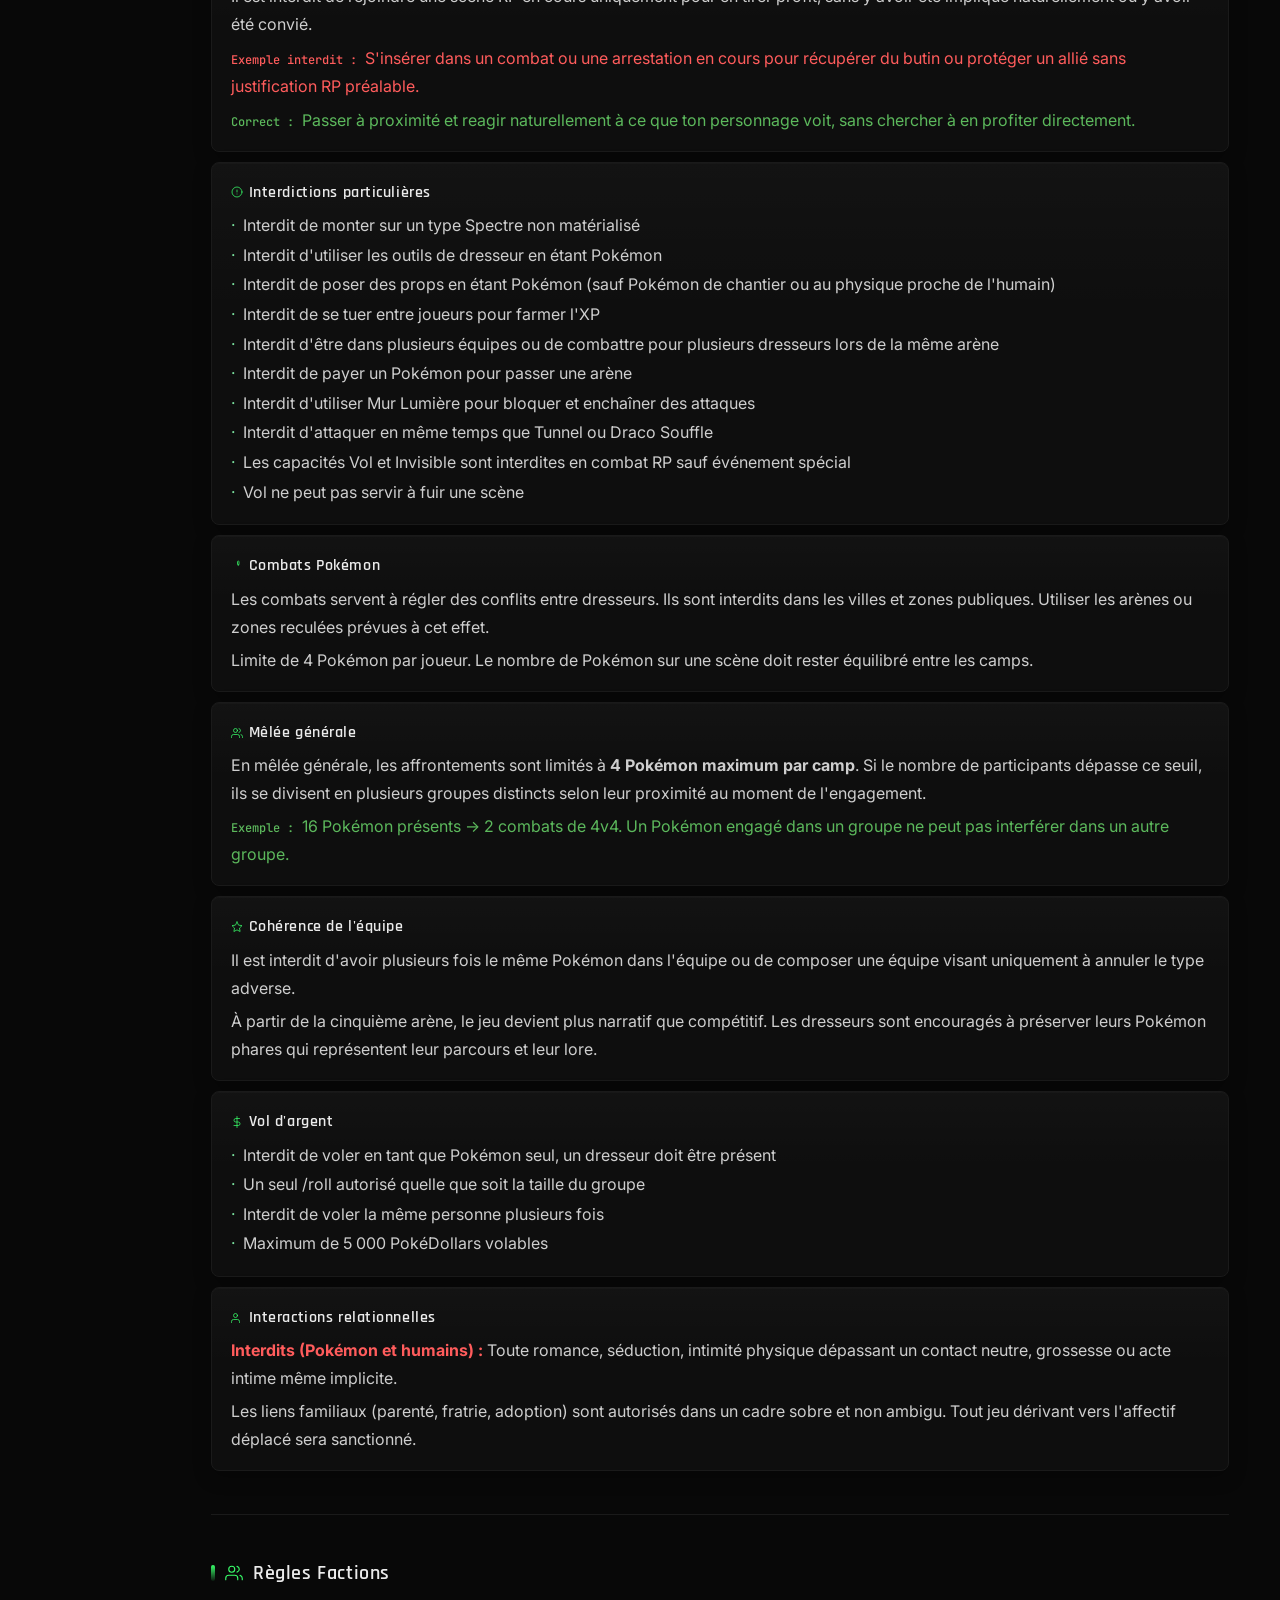
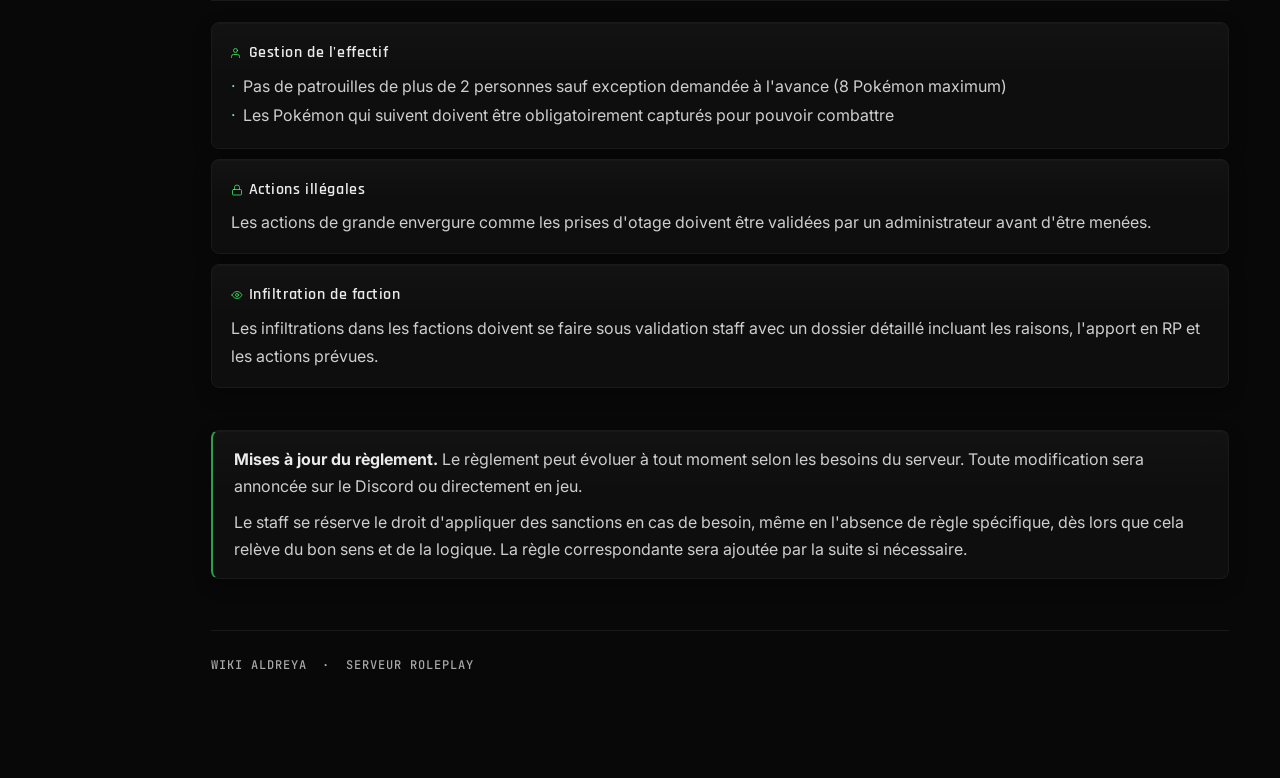
<file: wiki-aldreya-reglement.html>
<!DOCTYPE html>
<html lang="fr">
<head><style>html{background:#080808}body{opacity:0;animation:ald-pagein 0.32s ease forwards}@keyframes ald-pagein{to{opacity:1}}</style>
<meta charset="UTF-8">
<meta name="viewport" content="width=device-width, initial-scale=1.0">
<title>Règlement — Wiki Aldreya</title>
<link href="https://fonts.googleapis.com/css2?family=JetBrains+Mono:wght@400;500;700&family=Rajdhani:wght@400;500;600&family=Inter:wght@300;400;500&display=swap" rel="stylesheet">
<link rel="stylesheet" href="style.css">

</head>
<body>
<div class="layout">

<nav class="sidebar">
  <div class="sidebar-logo">
    <img src="images/logoald.png" alt="Logo Aldreya" class="logo-img">
    <div>
      <span class="logo-text">ALDREYA</span>
      <span class="logo-sub">WIKI DU SERVEUR</span>
    </div>
  </div>
  <div class="sidebar-section">

    <div class="sidebar-section-label">Navigation</div>
    <a class="nav-link" href="wiki-aldreya-accueil.html"><svg viewBox="0 0 24 24"><path d="M3 9l9-7 9 7v11a2 2 0 01-2 2H5a2 2 0 01-2-2z"/><polyline points="9 22 9 12 15 12 15 22"/></svg>Accueil</a>
    <a class="nav-link" href="wiki-aldreya-guide.html"><svg viewBox="0 0 24 24"><circle cx="12" cy="12" r="3"/><path d="M12 1v4M12 19v4M4.22 4.22l2.83 2.83M16.95 16.95l2.83 2.83M1 12h4M19 12h4M4.22 19.78l2.83-2.83M16.95 7.05l2.83-2.83"/></svg>Guide du serveur</a>
    <a class="nav-link active" href="wiki-aldreya-reglement.html"><svg viewBox="0 0 24 24"><path d="M14 2H6a2 2 0 00-2 2v16a2 2 0 002 2h12a2 2 0 002-2V8z"/><polyline points="14 2 14 8 20 8"/><line x1="16" y1="13" x2="8" y2="13"/><line x1="16" y1="17" x2="8" y2="17"/></svg>Règlement</a>
    <a class="nav-link" href="wiki-aldreya-lore.html"><svg viewBox="0 0 24 24"><path d="M2 12s3-7 10-7 10 7 10 7-3 7-10 7-10-7-10-7z"/><circle cx="12" cy="12" r="3"/></svg>Lore Aldreya</a>
    <a class="nav-link" href="wiki-aldreya-ancienne-v1.html"><svg viewBox="0 0 24 24"><path d="M3 9l9-7 9 7v11a2 2 0 01-2 2H5a2 2 0 01-2-2z"/><rect x="6" y="3" width="12" height="5" rx="1"/></svg>Ancienne Aldreya</a>
    <a class="nav-link" href="wiki-aldreya-legendes.html"><svg viewBox="0 0 24 24"><polygon points="12 2 15.09 8.26 22 9.27 17 14.14 18.18 21.02 12 17.77 5.82 21.02 7 14.14 2 9.27 8.91 8.26 12 2"/></svg>Bibliothèque des légendes</a>
    <a class="nav-link" href="wiki-aldreya-cimetiere.html"><svg viewBox="0 0 24 24"><path d="M12 2L2 7l10 5 10-5-10-5zM2 17l10 5 10-5M2 12l10 5 10-5"/></svg>Cimetière</a>
  </div>
</nav>

<div class="main">
  <div class="topbar">
    <span class="crumb"><a href="wiki-aldreya-accueil.html">Aldreya</a></span>
    <span>/</span>
    <span class="crumb active">Règlement</span>
  </div>

  <div class="content">

    <div class="page-header">
      <div class="page-tag">Règlement officiel</div>
      <h1 class="page-title">Règlement du serveur</h1>
      <p class="page-desc">Le règlement est à lire obligatoirement avant de jouer. Il évolue selon les besoins du serveur, toute modification sera annoncée sur le Discord.</p>
    </div>

    <!-- FONDAMENTAUX -->
    <!-- ================================================================
GUIDE : AJOUTER UNE RÈGLE
Colle ce bloc dans le chapitre voulu :

<div class="rule-block">
  <div class="rule-title"><svg viewBox="0 0 24 24"><circle cx="12" cy="12" r="10"/></svg>Titre de la règle</div>
  <div class="rule-body">
    <p>Texte de la règle.</p>
    <ul class="rule-list">
      <li>Point de détail.</li>
    </ul>
  </div>
</div>

Pour un exemple autorisé / interdit dans le rule-body :
<p><span class="ex-label ex-ok">Correct :</span> <span class="ex-ok">Exemple correct.</span></p>
<p><span class="ex-label ex-bad">Interdit :</span> <span class="ex-bad">Exemple interdit.</span></p>

Pour une alerte importante :
<div class="alert-danger"><strong>Attention :</strong> Texte.</div>
================================================================ -->

<div class="chapter">
      <div class="chapter-title">
        <svg viewBox="0 0 24 24"><path d="M12 22s8-4 8-10V5l-8-3-8 3v7c0 6 8 10 8 10z"/></svg>
        Fondamentaux du Roleplay
      </div>

      <div class="rule-block">
        <div class="rule-title"><svg viewBox="0 0 24 24"><circle cx="12" cy="12" r="10"/><line x1="12" y1="8" x2="12" y2="12"/><line x1="12" y1="16" x2="12.01" y2="16"/></svg>Le RP, c'est quoi ?</div>
        <div class="rule-body">Le Roleplay consiste à incarner un personnage dans un monde imaginaire mais cohérent. Tu dois penser, parler et agir comme ton personnage, tout en respectant l'univers Pokémon.</div>
      </div>

      <div class="rule-block">
        <div class="rule-title"><svg viewBox="0 0 24 24"><path d="M21 15a2 2 0 01-2 2H7l-4 4V5a2 2 0 012-2h14a2 2 0 012 2z"/></svg>In Character (IC) et Out of Character (OOC)</div>
        <div class="rule-body">
          <p>L'IC regroupe toutes les paroles, décisions et actions de ton personnage. Elles doivent être en accord avec son histoire, sa personnalité et ses limitations.</p>
          <p>L'OOC est tout ce qui ne fait pas partie de l'univers RP (discussions hors RP, Discord, etc.). Il est strictement interdit de mélanger IC et OOC, notamment le méta-gaming ou parler hors RP pendant une scène.</p>
        </div>
      </div>

      <div class="rule-block">
        <div class="rule-title"><svg viewBox="0 0 24 24"><path d="M17 21v-2a4 4 0 00-4-4H5a4 4 0 00-4 4v2"/><circle cx="9" cy="7" r="4"/><path d="M23 21v-2a4 4 0 00-3-3.87"/><path d="M16 3.13a4 4 0 010 7.75"/></svg>Respect et conduite générale</div>
        <ul class="rule-list">
          <li>Respect absolu entre joueurs, en RP comme hors RP</li>
          <li>Aucune insulte, discrimination ou harcèlement ne sera toléré</li>
          <li>Les provocations RP sont autorisées tant qu'elles restent crédibles et respectueuses</li>
          <li>Pas de trolling, spam micro ou props absurdes, sanctions immédiates</li>
          <li>Les discussions hors RP uniquement dans les canaux ou zones dédiés</li>
          <li>Les arnaques sont strictement interdites</li>
          <li>Les décisions du staff sont à respecter en toutes circonstances. Toute contestation se fait uniquement via un ticket Discord. Contester une décision directement en jeu entraîne une sanction supplémentaire</li>
        </ul>
      </div>
    </div>

    <div class="divider"></div>

    <!-- REGLES RP GENERAL -->
    <div class="chapter">
      <div class="chapter-title">
        <svg viewBox="0 0 24 24"><path d="M14 2H6a2 2 0 00-2 2v16a2 2 0 002 2h12a2 2 0 002-2V8z"/><polyline points="14 2 14 8 20 8"/></svg>
        Règles RP Général
      </div>

      <div class="rule-block">
        <div class="rule-title"><svg viewBox="0 0 24 24"><path d="M20 21v-2a4 4 0 00-4-4H8a4 4 0 00-4 4v2"/><circle cx="12" cy="7" r="4"/></svg>Identité du personnage</div>
        <div class="rule-body">
          <p>Choisir un prénom et un nom cohérents, pas des pseudos ni des références à des personnes ou personnages existants.</p>
          <p><span class="ex-label ex-bad">Interdits :</span> <span class="ex-bad">Pikapika74, AshKetchup, NarutoSan</span></p>
          <p>Le personnage doit avoir une histoire crédible et un comportement logique.</p>
          <p><span class="ex-label ex-bad">Exemple interdit :</span> <span class="ex-bad">Un Salamèche qui nage tranquillement dans l'eau.</span></p>
        </div>
      </div>

      <div class="rule-block">
        <div class="rule-title"><svg viewBox="0 0 24 24"><circle cx="12" cy="12" r="10"/><line x1="12" y1="8" x2="12" y2="12"/><line x1="12" y1="16" x2="12.01" y2="16"/></svg>Méta-Gaming</div>
        <div class="rule-body">
          <p>Utiliser des informations hors RP (Discord, streams, etc.) pour prendre des décisions RP est interdit.</p>
          <p><span class="ex-label ex-bad">Exemple :</span> <span class="ex-bad">Voir un criminel en stream puis partir l'arrêter dans le RP.</span></p>
        </div>
      </div>

      <div class="rule-block">
        <div class="rule-title"><svg viewBox="0 0 24 24"><polyline points="22 12 18 12 15 21 9 3 6 12 2 12"/></svg>Power-Gaming</div>
        <div class="rule-body">
          <p>Forcer des actions irréalistes, ignorer les lois physiques du monde ou retirer toute liberté de réaction aux autres joueurs est interdit.</p>
          <p><span class="ex-label ex-bad">Interdit :</span> <span class="ex-bad">Escalader une montagne abrupte en rollers comme si de rien n'était.</span></p>
          <p><span class="ex-label ex-ok">Correct :</span> <span class="ex-ok">/me tente de fuir avec ses rollers, mais le terrain semble instable. + /roll pour l'issue.</span></p>
        </div>
      </div>

      <div class="rule-block">
        <div class="rule-title"><svg viewBox="0 0 24 24"><path d="M10.29 3.86L1.82 18a2 2 0 001.71 3h16.94a2 2 0 001.71-3L13.71 3.86a2 2 0 00-3.42 0z"/></svg>FearRP</div>
        <div class="rule-body">
          <p>Ton personnage n'est pas un héros sans peur. Ignorer un danger extrême est interdit.</p>
          <p><span class="ex-label ex-ok">Correct :</span> <span class="ex-ok">Fuir face à un Pokémon sauvage agressif ou montrer de la panique.</span></p>
        </div>
      </div>

      <div class="rule-block">
        <div class="rule-title"><svg viewBox="0 0 24 24"><circle cx="12" cy="12" r="10"/><polyline points="12 6 12 12 16 14"/></svg>NLR — Nouvelle Vie</div>
        <div class="rule-body">Après une mort, le personnage est confus et se souvient vaguement de ce qu'il s'est passé. Impossible de revenir dans la zone avant 10 minutes.</div>
      </div>

      <div class="rule-block">
        <div class="rule-title"><svg viewBox="0 0 24 24"><path d="M14.5 10c-.83 0-1.5-.67-1.5-1.5v-5c0-.83.67-1.5 1.5-1.5s1.5.67 1.5 1.5v5c0 .83-.67 1.5-1.5 1.5z"/><path d="M20.5 10H19V8.5c0-.83.67-1.5 1.5-1.5s1.5.67 1.5 1.5-.67 1.5-1.5 1.5z"/></svg>Win RP et Pain RP</div>
        <div class="rule-body">
          <p>Le Win RP consiste à toujours vouloir avoir le dernier mot ou sortir gagnant, sans jamais laisser place à l'échec. C'est interdit.</p>
          <p>Le Pain RP oblige à jouer la douleur ou les effets d'une action subie. Personne n'est invincible.</p>
          <p><span class="ex-label ex-bad">Interdit :</span> <span class="ex-bad">Se relever comme si de rien n'était après une attaque puissante.</span></p>
          <p><span class="ex-label ex-ok">Correct :</span> <span class="ex-ok">/me gémit et recule lentement, blessé à la patte avant.</span></p>
        </div>
      </div>

      <div class="rule-block">
        <div class="rule-title"><svg viewBox="0 0 24 24"><circle cx="12" cy="12" r="10"/><line x1="4.93" y1="4.93" x2="19.07" y2="19.07"/></svg>Refus de Scène</div>
        <div class="rule-body">
          <p>Ignorer une scène RP commencée avec toi est interdit. Fuir sans raison RP ou se déconnecter en pleine arrestation ou poursuite est sanctionné.</p>
        </div>
      </div>

      <div class="rule-block">
        <div class="rule-title"><svg viewBox="0 0 24 24"><path d="M3 3l18 18M10.5 10.5A3 3 0 0012 15a3 3 0 002.5-4.5"/><path d="M12 6a6 6 0 016 6c0 .34-.03.67-.08 1M6.5 6.5A6 6 0 006 12c0 3.31 2.69 6 6 6a5.97 5.97 0 004.27-1.77"/></svg>Fail RP</div>
        <div class="rule-body">
          <p>Toute action ou comportement qui brise la cohérence du personnage ou de l'univers RP.</p>
          <p><span class="ex-label ex-bad">Exemple :</span> <span class="ex-bad">Se faire braquer avec une arme pointée dessus et continuer à agir normalement.</span></p>
        </div>
      </div>

      <div class="rule-block">
        <div class="rule-title"><svg viewBox="0 0 24 24"><rect x="3" y="11" width="18" height="11" rx="2" ry="2"/><path d="M7 11V7a5 5 0 0110 0v4"/></svg>Exploits et bugs</div>
        <ul class="rule-list">
          <li>Utiliser un bug pour obtenir un avantage = bannissement immédiat</li>
          <li>Props-block et props-climb interdits</li>
          <li>Interdit d'utiliser les rollers pour aller plus vite dans l'eau</li>
          <li>Interdit de ranger son Pokémon quand on est dessus</li>
        </ul>
      </div>

      <div class="rule-block">
        <div class="rule-title"><svg viewBox="0 0 24 24"><line x1="12" y1="1" x2="12" y2="23"/><path d="M17 5H9.5a3.5 3.5 0 100 7h5a3.5 3.5 0 110 7H6"/></svg>Arnaques et échanges</div>
        <div class="rule-body">Les seuls échanges sûrs se font via le market ou via ticket Discord pour les échanges dépassant 1 million de PokéDollars. Le serveur ne garantit pas les échanges passant par d'autres moyens.</div>
      </div>

      <div class="rule-block">
        <div class="rule-title"><svg viewBox="0 0 24 24"><path d="M18 8h1a4 4 0 010 8h-1"/><path d="M2 8h16v9a4 4 0 01-4 4H6a4 4 0 01-4-4V8z"/><line x1="6" y1="1" x2="6" y2="4"/><line x1="10" y1="1" x2="10" y2="4"/><line x1="14" y1="1" x2="14" y2="4"/></svg>Mass RP</div>
        <div class="rule-body">
          <p>Certains lieux sont considérés comme toujours occupés même si aucun joueur n'est présent.</p>
          <ul class="rule-list" style="margin-top:6px;">
            <li>Commissariat DPPA</li>
            <li>Tour Tellurique</li>
            <li>Académie</li>
            <li>Casino et Centre Commercial de Sablith</li>
            <li>Centres Pokémon, Arènes, Ligue Pokémon, Temple Arceus</li>
          </ul>
        </div>
      </div>

      <div class="rule-block">
        <div class="rule-title"><svg viewBox="0 0 24 24"><circle cx="12" cy="12" r="10"/><line x1="12" y1="8" x2="12" y2="12"/><line x1="12" y1="16" x2="12.01" y2="16"/></svg>Fast RP</div>
        <div class="rule-body">
          <p>Faire une action trop rapide permise mécaniquement mais irréaliste dans le monde RP est interdit.</p>
          <p><span class="ex-label ex-bad">Exemple :</span> <span class="ex-bad">Changer de vêtements instantanément pour ne plus être reconnu.</span> Utiliser un /me ou /na à la place pour permettre à l'autre joueur de réagir.</p>
        </div>
      </div>

      <div class="rule-block">
        <div class="rule-title"><svg viewBox="0 0 24 24"><path d="M12 22s8-4 8-10V5l-8-3-8 3v7c0 6 8 10 8 10z"/></svg>Règlement CK</div>
        <div class="rule-body">Pas de Character Kill sans autorisation d'un administrateur. Un dossier solide avec des raisons valides doit être soumis et validé au préalable.</div>
      </div>

      <div class="rule-block">
        <div class="rule-title"><svg viewBox="0 0 24 24"><rect x="2" y="2" width="20" height="20" rx="2"/><line x1="7" y1="12" x2="17" y2="12"/></svg>Utilisation du /roll</div>
        <div class="rule-body">
          <p style="margin-bottom:8px;">Le /roll résout une action incertaine dont l'issue dépend des capacités des protagonistes. Le contexte prime toujours sur le tirage.</p>

          <p style="margin-bottom:4px; color:var(--danger);">Situations où le /roll est interdit</p>
          <ul class="rule-list" style="margin-bottom:8px;">
            <li>Empêcher une créature bien plus forte d'accomplir une action simple</li>
            <li>Éviter une attaque venant d'un angle entièrement invisible</li>
            <li>Résoudre une action simple et évidente (ex. un légendaire déplace un objet lourd)</li>
          </ul>

          <p style="margin-bottom:4px; color:var(--ex-ok, #5cb85c);">Seuils de difficulté</p>
          <table class="roll-table">
            <thead><tr><th>Difficulté</th><th>Seuil de réussite</th></tr></thead>
            <tbody>
              <tr><td>Action facile</td><td style="color:var(--rift)">/roll ≥ 25</td></tr>
              <tr><td>Action moyenne</td><td style="color:var(--warn)">/roll ≥ 50</td></tr>
              <tr><td>Action difficile</td><td style="color:var(--danger)">/roll ≥ 75</td></tr>
            </tbody>
          </table>
        </div>
      </div>

      <div class="rule-block">
        <div class="rule-title"><svg viewBox="0 0 24 24"><path d="M21 15a2 2 0 01-2 2H7l-4 4V5a2 2 0 012-2h14a2 2 0 012 2z"/></svg>Utilisation du /na</div>
        <div class="rule-body">
          <p>Une narration est une courte description enrichissant une scène. Elle ne sert pas à narrer des actions directes.</p>
          <p><span class="ex-label ex-bad">Interdits :</span> <span class="ex-bad">"Prend son service", "Cherche son dresseur", "Crie pour appeler ses amis"</span></p>
        </div>
      </div>

      <div class="alert-danger">
        <strong>RP à caractère sexuel — Bannissement permanent.</strong> Ce type de RP est strictement interdit. Toute allusion ou acte sera sanctionné d'un ban permanent sans exception.
      </div>

      <div class="rule-block">
        <div class="rule-title"><svg viewBox="0 0 24 24"><circle cx="12" cy="12" r="10"/><line x1="12" y1="8" x2="12" y2="12"/><line x1="12" y1="16" x2="12.01" y2="16"/></svg>Sanctions</div>
        <div class="rule-body">Les sanctions peuvent être ajustées selon la gravité. Toute contestation se fait uniquement via un ticket Discord. Contester en jeu directement entraîne une sanction supplémentaire.</div>
      </div>
    </div>

    <div class="divider"></div>

    <!-- REGLES POKEMON -->
    <div class="chapter">
      <div class="chapter-title">
        <svg viewBox="0 0 24 24"><polygon points="12 2 15.09 8.26 22 9.27 17 14.14 18.18 21.02 12 17.77 5.82 21.02 7 14.14 2 9.27 8.91 8.26 12 2"/></svg>
        Règles Spécifiques au Pokémon RP
      </div>

      <div class="rule-block">
        <div class="rule-title"><svg viewBox="0 0 24 24"><path d="M21 15a2 2 0 01-2 2H7l-4 4V5a2 2 0 012-2h14a2 2 0 012 2z"/></svg>Communication Pokémon / Dresseurs</div>
        <div class="rule-body">
          <p>Les Pokémon ne parlent pas avec les humains. Le /me sert à décrire des actions, le /it à faire une narration locale.</p>
          <p><span class="ex-label ex-ok">Autorisé (/me) :</span> <span class="ex-ok">/me Lève la patte vers la Pokéball pour signaler qu'il veut y retourner.</span></p>
          <p><span class="ex-label ex-bad">Interdit (/me) :</span> <span class="ex-bad">/me Dit à son dresseur qu'il se fait attaquer par la Team Rocket.</span></p>
          <p><span class="ex-label ex-ok">Autorisé (/it) :</span> <span class="ex-ok">/it Une odeur de brûlé se dégage des herbes aux alentours.</span></p>
          <p><span class="ex-label ex-bad">Interdit (/it) :</span> <span class="ex-bad">/it Le Pokémon sent que son dresseur, resté au village, est en danger.</span></p>
        </div>
      </div>

      <div class="rule-block">
        <div class="rule-title"><svg viewBox="0 0 24 24"><path d="M10.29 3.86L1.82 18a2 2 0 001.71 3h16.94a2 2 0 001.71-3L13.71 3.86a2 2 0 00-3.42 0z"/></svg>Attaques Pokémon sur les humains</div>
        <div class="rule-body">
          <p>Un Pokémon n'est pas calibré pour interagir avec un humain. Utiliser une attaque sur un humain, c'est presque toujours le tuer ou le mutiler. Sauf situation narrative d'une gravité extrême et justifiée, c'est considéré comme du Fail RP.</p>
        </div>
      </div>

      <div class="rule-block">
        <div class="rule-title"><svg viewBox="0 0 24 24"><path d="M12 22s8-4 8-10V5l-8-3-8 3v7c0 6 8 10 8 10z"/></svg>Malédictions, marques et liens psy</div>
        <div class="rule-body">
          <p>Toute malédiction, marque ou lien psychique doit être validé par le staff via une trame RP avant mise en place.</p>
          <ul class="rule-list" style="margin-top:6px;">
            <li>Le contrôle direct des actions d'un joueur est interdit sans validation</li>
            <li>L'altération forcée de la personnalité ou des décisions est interdite sans validation</li>
            <li>La lecture de mémoire nécessite le consentement du joueur ciblé ou un roll encadré</li>
            <li>Sans validation staff, l'action est nulle et sanctionnable</li>
          </ul>
        </div>
      </div>

      <div class="rule-block">
        <div class="rule-title"><svg viewBox="0 0 24 24"><path d="M12 22s8-4 8-10V5l-8-3-8 3v7c0 6 8 10 8 10z"/><circle cx="12" cy="12" r="3"/></svg>L'Aura</div>
        <div class="rule-body">
          <p>L'Aura est une forme d'énergie spirituelle présente dans le monde Pokémon. Elle représente l'essence vitale de tout être vivant. Ce pouvoir peu répandu est possédé par les Pokémon maîtrisant des capacités telles qu'Aurasphère, notamment Lucario, mais aussi par certains humains.</p>
          <p style="margin-top:8px; margin-bottom:4px; color:var(--text);"><strong>Pouvoirs liés à l'Aura</strong></p>
          <ul class="rule-list">
            <li>Lire dans les pensées et actions de tout détenteur d'Aura (nécessite un /roll)</li>
            <li>Communiquer par télépathie (nécessite un /roll)</li>
            <li>Percevoir les Auras et visualiser son environnement proche sans passer par la vue</li>
            <li>Transférer son Aura à la cible de son choix, cette technique peut coûter la vie à l'utilisateur (nécessite un /roll)</li>
          </ul>
          <p style="margin-top:8px;">Toute demande en lien avec l'Aura doit faire l'objet d'une validation préalable par le staff RP via ticket. Cette validation se fait via une trame RP écrite et cohérente, justifiant le besoin de l'utilisation de l'Aura et ses différents pouvoirs.</p>
          <p style="margin-top:6px; font-size:var(--fs-ui); color:var(--text-dim);"><em>L'Aura est une manifestation rare de la sensibilité et de l'harmonie entre un être et l'énergie du monde. Elle doit être utilisée comme un outil narratif profond, favorisant les interactions RP et le développement des personnages. Elle ne doit jamais devenir un moyen de détection systématique, de métagaming ou d'avantage injustifié.</em></p>
        </div>
      </div>

      <div class="rule-block">
        <div class="rule-title"><svg viewBox="0 0 24 24"><path d="M10.29 3.86L1.82 18a2 2 0 001.71 3h16.94a2 2 0 001.71-3L13.71 3.86a2 2 0 00-3.42 0z"/></svg>Mutilation et torture RP</div>
        <div class="rule-body">
          <p>Toute scène impliquant une mutilation ou une torture doit faire l'objet d'une demande préalable validée par un membre du staff. Ces scènes ne peuvent pas être initiées spontanément.</p>
          <p style="margin-top:6px;">Un avertissement HRP doit être adressé aux joueurs mineurs ou sensibles avant d'entamer ce type de scène. Leur consentement est requis pour qu'ils puissent choisir de se retirer.</p>
        </div>
      </div>

      <div class="rule-block">
        <div class="rule-title"><svg viewBox="0 0 24 24"><path d="M14.5 10c-.83 0-1.5-.67-1.5-1.5v-5c0-.83.67-1.5 1.5-1.5s1.5.67 1.5 1.5v5c0 .83-.67 1.5-1.5 1.5z"/><path d="M20.5 10H19V8.5c0-.83.67-1.5 1.5-1.5s1.5.67 1.5 1.5-.67 1.5-1.5 1.5z"/></svg>Pain RP Pokémon</div>
        <div class="rule-body">
          <p>Un Pokémon non mis KO par l'adversaire doit jouer les conséquences des coups reçus. Il ne peut pas se relever et repartir comme si de rien n'était.</p>
          <p><span class="ex-label ex-bad">Interdit :</span> <span class="ex-bad">Encaisser plusieurs attaques puissantes et continuer à se battre sans en subir les effets.</span></p>
          <p><span class="ex-label ex-ok">Correct :</span> <span class="ex-ok">/me trébuche sur sa patte arrière blessée, ralenti par les dommages subis.</span></p>
        </div>
      </div>

      <div class="rule-block">
        <div class="rule-title"><svg viewBox="0 0 24 24"><path d="M3 9l9-7 9 7v11a2 2 0 01-2 2H5a2 2 0 01-2-2z"/><polyline points="9 22 9 12 15 12 15 22"/></svg>Pokémon sauvages</div>
        <div class="rule-body">
          <p>Un Pokémon sauvage doit rester dans son lieu de vie naturel cohérent avec son type et son espèce. Il ne peut pas être présent là où il n'a aucune raison de se trouver.</p>
          <ul class="rule-list" style="margin-top:6px;">
            <li>Les Pokémon sauvages sont interdits dans les arènes</li>
            <li>Leur comportement doit rester logique avec leur nature (instincts, territoire, peurs)</li>
          </ul>
          <p style="margin-top:6px;"><span class="ex-label ex-bad">Exemple interdit :</span> <span class="ex-bad">Un Ronflex sauvage en plein milieu d'un marché animé.</span></p>
        </div>
      </div>

      <div class="rule-block">
        <div class="rule-title"><svg viewBox="0 0 24 24"><polygon points="12 2 15.09 8.26 22 9.27 17 14.14 18.18 21.02 12 17.77 5.82 21.02 7 14.14 2 9.27 8.91 8.26 12 2"/></svg>Pokémon légendaires</div>
        <div class="rule-body">
          <p>Les Pokémon légendaires sont des entités rares et puissantes. Leurs apparitions dans le monde RP sont exceptionnelles et non décidées par les joueurs eux-mêmes.</p>
          <ul class="rule-list" style="margin-top:6px;">
            <li>Toute apparition de légendaire doit être demandée aux animateurs ou validée par le staff</li>
            <li>Un légendaire ne peut pas être convoqué, invoqué ou utilisé librement sans encadrement narratif</li>
            <li>Les joueurs qui prétendent avoir rencontré, capturé ou possédé un légendaire sans validation commettent du Win RP</li>
          </ul>
        </div>
      </div>

      <div class="rule-block">
        <div class="rule-title"><svg viewBox="0 0 24 24"><path d="M17 21v-2a4 4 0 00-4-4H5a4 4 0 00-4 4v2"/><circle cx="9" cy="7" r="4"/><path d="M23 21v-2a4 4 0 00-3-3.87"/><path d="M16 3.13a4 4 0 010 7.75"/></svg>Interactions relationnelles entre humains</div>
        <div class="rule-body">
          <p style="margin-bottom:5px;"><strong style="color:var(--danger);">Interdits :</strong> Toute romance explicite, séduction, intimité physique dépassant un contact neutre, grossesse ou acte intime même implicite entre personnages humains.</p>
          <p>Les liens familiaux (parenté, fratrie, adoption) sont autorisés dans un cadre sobre, non ambigu et sans dérive affective déplacée. Tout jeu dérivant vers le sentiment excessif ou mal placé sera sanctionné.</p>
        </div>
      </div>

      <div class="rule-block">
        <div class="rule-title"><svg viewBox="0 0 24 24"><path d="M17 21v-2a4 4 0 00-4-4H5a4 4 0 00-4 4v2"/><circle cx="9" cy="7" r="4"/><path d="M23 21v-2a4 4 0 00-3-3.87"/><path d="M16 3.13a4 4 0 010 7.75"/></svg>Incrustations de scène</div>
        <div class="rule-body">
          <p>Il est interdit de rejoindre une scène RP en cours uniquement pour en tirer profit, sans y avoir été impliqué naturellement ou y avoir été convié.</p>
          <p style="margin-top:6px;"><span class="ex-label ex-bad">Exemple interdit :</span> <span class="ex-bad">S'insérer dans un combat ou une arrestation en cours pour récupérer du butin ou protéger un allié sans justification RP préalable.</span></p>
          <p style="margin-top:6px;"><span class="ex-label ex-ok">Correct :</span> <span class="ex-ok">Passer à proximité et reagir naturellement à ce que ton personnage voit, sans chercher à en profiter directement.</span></p>
        </div>
      </div>

      <div class="rule-block">
        <div class="rule-title"><svg viewBox="0 0 24 24"><circle cx="12" cy="12" r="10"/><line x1="12" y1="8" x2="12" y2="12"/><line x1="12" y1="16" x2="12.01" y2="16"/></svg>Interdictions particulières</div>
        <ul class="rule-list">
          <li>Interdit de monter sur un type Spectre non matérialisé</li>
          <li>Interdit d'utiliser les outils de dresseur en étant Pokémon</li>
          <li>Interdit de poser des props en étant Pokémon (sauf Pokémon de chantier ou au physique proche de l'humain)</li>
          <li>Interdit de se tuer entre joueurs pour farmer l'XP</li>
          <li>Interdit d'être dans plusieurs équipes ou de combattre pour plusieurs dresseurs lors de la même arène</li>
          <li>Interdit de payer un Pokémon pour passer une arène</li>
          <li>Interdit d'utiliser Mur Lumière pour bloquer et enchaîner des attaques</li>
          <li>Interdit d'attaquer en même temps que Tunnel ou Draco Souffle</li> 
          <li>Les capacités Vol et Invisible sont interdites en combat RP sauf événement spécial</li>
          <li>Vol ne peut pas servir à fuir une scène</li>
        </ul>
      </div>

      <div class="rule-block">
        <div class="rule-title"><svg viewBox="0 0 24 24"><path d="M14.5 10c-.83 0-1.5-.67-1.5-1.5v-5c0-.83.67-1.5 1.5-1.5s1.5.67 1.5 1.5v5c0 .83-.67 1.5-1.5 1.5z"/></svg>Combats Pokémon</div>
        <div class="rule-body">
          <p>Les combats servent à régler des conflits entre dresseurs. Ils sont interdits dans les villes et zones publiques. Utiliser les arènes ou zones reculées prévues à cet effet.</p>
          <p style="margin-top:5px;">Limite de 4 Pokémon par joueur. Le nombre de Pokémon sur une scène doit rester équilibré entre les camps.</p>
        </div>
      </div>

      <div class="rule-block">
        <div class="rule-title"><svg viewBox="0 0 24 24"><path d="M17 21v-2a4 4 0 00-4-4H5a4 4 0 00-4 4v2"/><circle cx="9" cy="7" r="4"/><path d="M23 21v-2a4 4 0 00-3-3.87"/><path d="M16 3.13a4 4 0 010 7.75"/></svg>Mêlée générale</div>
        <div class="rule-body">
          <p>En mêlée générale, les affrontements sont limités à <strong>4 Pokémon maximum par camp</strong>. Si le nombre de participants dépasse ce seuil, ils se divisent en plusieurs groupes distincts selon leur proximité au moment de l'engagement.</p>
          <p><span class="ex-label ex-ok">Exemple :</span> <span class="ex-ok">16 Pokémon présents → 2 combats de 4v4. Un Pokémon engagé dans un groupe ne peut pas interférer dans un autre groupe.</span></p>
        </div>
      </div>

      <div class="rule-block">
        <div class="rule-title"><svg viewBox="0 0 24 24"><polygon points="12 2 15.09 8.26 22 9.27 17 14.14 18.18 21.02 12 17.77 5.82 21.02 7 14.14 2 9.27 8.91 8.26 12 2"/></svg>Cohérence de l'équipe</div>
        <div class="rule-body">
          <p>Il est interdit d'avoir plusieurs fois le même Pokémon dans l'équipe ou de composer une équipe visant uniquement à annuler le type adverse.</p>
          <p style="margin-top:5px;">À partir de la cinquième arène, le jeu devient plus narratif que compétitif. Les dresseurs sont encouragés à préserver leurs Pokémon phares qui représentent leur parcours et leur lore.</p>
        </div>
      </div>

      <div class="rule-block">
        <div class="rule-title"><svg viewBox="0 0 24 24"><line x1="12" y1="1" x2="12" y2="23"/><path d="M17 5H9.5a3.5 3.5 0 100 7h5a3.5 3.5 0 110 7H6"/></svg>Vol d'argent</div>
        <ul class="rule-list">
          <li>Interdit de voler en tant que Pokémon seul, un dresseur doit être présent</li>
          <li>Un seul /roll autorisé quelle que soit la taille du groupe</li>
          <li>Interdit de voler la même personne plusieurs fois</li>
          <li>Maximum de 5 000 PokéDollars volables</li>
        </ul>
      </div>

      <div class="rule-block">
        <div class="rule-title"><svg viewBox="0 0 24 24"><path d="M17 21v-2a4 4 0 00-4-4H5a4 4 0 00-4 4v2"/><circle cx="9" cy="7" r="4"/></svg>Interactions relationnelles</div>
        <div class="rule-body">
          <p style="margin-bottom:5px;"><strong style="color:var(--danger);">Interdits (Pokémon et humains) :</strong> Toute romance, séduction, intimité physique dépassant un contact neutre, grossesse ou acte intime même implicite.</p>
          <p>Les liens familiaux (parenté, fratrie, adoption) sont autorisés dans un cadre sobre et non ambigu. Tout jeu dérivant vers l'affectif déplacé sera sanctionné.</p>
        </div>
      </div>
    </div>

    <div class="divider"></div>

    <!-- REGLES FACTIONS -->
    <div class="chapter">
      <div class="chapter-title">
        <svg viewBox="0 0 24 24"><path d="M17 21v-2a4 4 0 00-4-4H5a4 4 0 00-4 4v2"/><circle cx="9" cy="7" r="4"/><path d="M23 21v-2a4 4 0 00-3-3.87"/><path d="M16 3.13a4 4 0 010 7.75"/></svg>
        Règles Factions
      </div>

      <div class="rule-block">
        <div class="rule-title"><svg viewBox="0 0 24 24"><path d="M17 21v-2a4 4 0 00-4-4H5a4 4 0 00-4 4v2"/><circle cx="9" cy="7" r="4"/></svg>Gestion de l'effectif</div>
        <ul class="rule-list">
          <li>Pas de patrouilles de plus de 2 personnes sauf exception demandée à l'avance (8 Pokémon maximum)</li>
          <li>Les Pokémon qui suivent doivent être obligatoirement capturés pour pouvoir combattre</li>
        </ul>
      </div>

      <div class="rule-block">
        <div class="rule-title"><svg viewBox="0 0 24 24"><rect x="3" y="11" width="18" height="11" rx="2" ry="2"/><path d="M7 11V7a5 5 0 0110 0v4"/></svg>Actions illégales</div>
        <div class="rule-body">Les actions de grande envergure comme les prises d'otage doivent être validées par un administrateur avant d'être menées.</div>
      </div>

      <div class="rule-block">
        <div class="rule-title"><svg viewBox="0 0 24 24"><path d="M2 12s3-7 10-7 10 7 10 7-3 7-10 7-10-7-10-7z"/><circle cx="12" cy="12" r="3"/></svg>Infiltration de faction</div>
        <div class="rule-body">Les infiltrations dans les factions doivent se faire sous validation staff avec un dossier détaillé incluant les raisons, l'apport en RP et les actions prévues.</div>
      </div>
    </div>

    <div class="update-note">
      <strong>Mises à jour du règlement.</strong> Le règlement peut évoluer à tout moment selon les besoins du serveur. Toute modification sera annoncée sur le Discord ou directement en jeu.
      <p style="margin-top:8px; margin-bottom:0;">Le staff se réserve le droit d'appliquer des sanctions en cas de besoin, même en l'absence de règle spécifique, dès lors que cela relève du bon sens et de la logique. La règle correspondante sera ajoutée par la suite si nécessaire.</p>
    </div>

    <div class="wiki-footer">
      WIKI ALDREYA &nbsp;·&nbsp; SERVEUR ROLEPLAY
    </div>

  </div>
</div>

</div>
<script src="wiki.js"></script>
</body>
</html>
</file>
<file: style.css>
/* Wiki Aldreya — Feuille de style partagée */

*, *::before, *::after { box-sizing: border-box; margin: 0; padding: 0; }

:root {
  /* ============================================================
     SYSTÈME CENTRAL DU WIKI : tout se règle ici.
     Polices : --font-display (titres), --font-body (texte),
               --font-mono (libellés code). Pour changer la police
               mono, modifier --font-mono ci-dessous ET la ligne
               fonts.googleapis.com dans le head de chaque page.
     Verts :   --rift = accents forts (titres, états actifs)
               --rift-text = libellés verts LISIBLES (tout texte
               vert petit doit utiliser celui-ci)
               --rift-dim = bordures et décor UNIQUEMENT, jamais
               comme couleur de texte
     Tailles : échelle --fs-* plus bas. Toute taille de texte doit
               référencer une variable, jamais un px codé en dur.
     Libellés mono : utiliser les classes .mono-label, .mono-accent,
               .mono-chip, .mono-header, .mono-note (définies en
               fin de fichier, section LIBELLÉS MONO).
  ============================================================ */
  --rift: #39ff6a;
  --rift-text: #7ce3a0;
  --rift-dim: #2d9e50;
  --rift-dark: #071a0d;
  --rift-glow: #39ff6a18;
  --bg: #080808;
  --bg-card: #0e0e0e;
  --bg-card2: #131313;
  --border: #1a1a1a;
  --border-rift: #39ff6a28;
  --text: #ebebeb;
  --text-muted: #cecece;
  --text-dim: #888;
  --warn: #c49a4a;
  --warn-bg: #1c1200;
  --gold: #d4a84e;
  --gold-bg: #1c1400;
  --danger: #ff5c5c;
  --danger-bg: #1f0808;
  --sidebar-w: 160px;
  --font-display: 'Rajdhani', sans-serif;
  --font-mono: 'JetBrains Mono', 'Share Tech Mono', monospace;
  --font-body: 'Inter', sans-serif;
  /* Échelle typographique : à utiliser pour toute nouvelle taille de texte.
     h1 34 / h2 20 / h3 17 / titres de cartes 16 / corps 16 / interface 15
     compact 14 / méta 13 / notes fines 12 / labels mono 11 / badges 10 */
  --fs-h1: 34px;
  --fs-h2: 20px;
  --fs-h3: 17px;
  --fs-card-title: 16px;
  --fs-body: 16px;
  --fs-ui: 15px;
  --fs-compact: 14px;
  --fs-meta: 13px;
  --fs-fine: 12px;
  --fs-label: 12px;
  --fs-badge: 10px;
}

html, body { background: var(--bg); color: var(--text); font-family: var(--font-body); font-size: 17px; line-height: 1.6; min-height: 100vh; }
a { color: inherit; text-decoration: none; }

/* === LAYOUT === */
.layout { display: flex; min-height: 100vh; }

.sidebar {
  width: var(--sidebar-w);
  min-width: var(--sidebar-w);
  flex-shrink: 0;
  background: var(--bg-card);
  border-right: 0.5px solid var(--border);
  position: sticky;
  top: 0;
  height: 100vh;
  overflow-y: auto;
  display: flex;
  flex-direction: column;
}

.main {
  flex: 1;
  min-width: 0;
  display: flex;
  flex-direction: column;
}

.topbar {
  background: var(--bg-card);
  border-bottom: 0.5px solid var(--border);
  padding: 0.75rem 2rem;
  display: flex;
  align-items: center;
  gap: 8px;
  font-family: var(--font-mono);
  font-size: var(--fs-meta);
  color: var(--text-dim);
  position: sticky;
  top: 0;
  z-index: 10;
}

.content {
  padding: 2.5rem 3rem 6rem 3rem;
}

/* === SIDEBAR STYLES === */
.sidebar-logo { padding: 0.875rem; border-bottom: 0.5px solid var(--border-rift); display: flex; align-items: center; gap: 8px; }
.logo-placeholder { width: 32px; height: 32px; border-radius: 6px; background: var(--rift-dark); border: 0.5px dashed var(--rift-dim); flex-shrink: 0; display: flex; align-items: center; justify-content: center; font-family: var(--font-mono); font-size: 7px; color: var(--rift-dim); }
.logo-img { width: 36px; height: 36px; border-radius: 8px; object-fit: cover; flex-shrink: 0; border: 1.5px solid var(--rift-dim); background: var(--rift-dark); padding: 2px; }
.logo-text { font-family: var(--font-display); font-size: var(--fs-ui); font-weight: 600; color: var(--rift); letter-spacing: 0.08em; display: block; }
.logo-sub { font-family: var(--font-mono); font-size: var(--fs-badge); color: var(--text-muted); letter-spacing: 0.1em; display: block; }
.sidebar-section { padding: 0.875rem 0; border-bottom: 0.5px solid var(--border); }
.sidebar-section-label { font-family: var(--font-mono); font-size: var(--fs-badge); letter-spacing: 0.10em; color: var(--text-dim); padding: 0 0.875rem 0.4rem; text-transform: uppercase; }
.nav-link { display: flex; align-items: center; gap: 6px; padding: 6px 0.875rem; font-size: var(--fs-compact); color: var(--text-muted); border-left: 2px solid transparent; transition: color 0.15s, background 0.15s; }
.nav-link:hover { color: var(--text); background: var(--bg-card2); }
.nav-link.active { color: var(--rift); border-left-color: var(--rift); background: var(--rift-glow); }
.nav-link svg { width: 13px; height: 13px; flex-shrink: 0; opacity: 0.6; fill: none; stroke: currentColor; stroke-width: 1.5; stroke-linecap: round; stroke-linejoin: round; }
.nav-link.active svg { opacity: 1; }
.nav-sub { padding: 4px 0.875rem 4px 2.25rem; font-size: var(--fs-ui); color: var(--text-dim); }
.nav-sub:hover { color: var(--text-muted); }
.nav-sub.active { color: var(--rift); }

/* === TOPBAR === */
.crumb.active { color: var(--rift); }

/* === PAGE HEADER === */
.page-header { margin-bottom: 2rem; padding-bottom: 1.5rem; border-bottom: 0.5px solid var(--border); }
.page-tag { font-family: var(--font-mono); font-size: var(--fs-label); letter-spacing: 0.09em; color: var(--rift-text); text-transform: uppercase; margin-bottom: 0.4rem; }
.page-title { font-family: var(--font-display); font-size: var(--fs-h1); font-weight: 600; color: var(--rift); letter-spacing: 0.04em; line-height: 1.1; margin-bottom: 0.6rem; }
.page-desc { font-size: var(--fs-body); color: var(--text-muted); line-height: 1.7; }

/* === SECTIONS === */
.section-title { font-family: var(--font-display); font-size: var(--fs-h2); font-weight: 600; color: var(--text); letter-spacing: 0.03em; margin-bottom: 1rem; }
.section-label { font-family: var(--font-mono); font-size: var(--fs-label); letter-spacing: 0.09em; color: var(--rift-text); text-transform: uppercase; margin-bottom: 0.875rem; }
.divider { border: none; border-top: 0.5px solid var(--border); margin: 2.5rem 0; }

/* === VIDEO BLOCK === */
.video-block { background: var(--bg-card); border: 0.5px solid var(--border); border-radius: 8px; padding: 1.1rem 1.25rem; display: flex; align-items: center; gap: 14px; margin-bottom: 2.5rem; }
.video-icon { width: 38px; height: 38px; border-radius: 8px; background: var(--rift-dark); border: 0.5px solid var(--rift-dim); display: flex; align-items: center; justify-content: center; flex-shrink: 0; }
.video-icon svg { width: 16px; height: 16px; stroke: var(--rift); fill: none; stroke-width: 1.5; stroke-linecap: round; stroke-linejoin: round; }
.video-title { font-size: var(--fs-ui); font-weight: 500; color: var(--text); margin-bottom: 3px; }
.video-desc { font-size: var(--fs-ui); color: var(--text-muted); margin-bottom: 8px; }
.video-btn { display: inline-flex; align-items: center; gap: 5px; font-size: var(--fs-badge); color: var(--rift); font-family: var(--font-mono); letter-spacing: 0.05em; border: 0.5px solid var(--rift-dim); background: var(--rift-dark); padding: 3px 10px; border-radius: 20px; }

/* === STEPS === */
.steps-grid { display: grid; grid-template-columns: repeat(4, 1fr); gap: 10px; margin-bottom: 1.5rem; }
.step-card { background: var(--bg-card); border: 0.5px solid var(--border); border-radius: 8px; padding: 1rem; display: flex; gap: 10px; align-items: flex-start; }
.step-num { font-family: var(--font-mono); font-size: var(--fs-body); color: var(--rift); flex-shrink: 0; line-height: 1; }
.step-title { font-size: var(--fs-compact); font-weight: 500; color: var(--text); margin-bottom: 3px; }
.step-desc { font-size: var(--fs-body); color: var(--text-muted); line-height: 1.6; }

/* === INFO GRID === */
.info-grid { display: grid; grid-template-columns: 1fr 1fr; gap: 10px; margin-bottom: 1.5rem; }
.info-card { background: var(--bg-card); border: 0.5px solid var(--border); border-radius: 8px; padding: 1rem; }
.info-title { font-size: var(--fs-compact); font-weight: 500; color: var(--text); margin-bottom: 8px; display: flex; align-items: center; gap: 7px; }
.info-title svg { width: 13px; height: 13px; stroke: var(--rift); fill: none; stroke-width: 1.5; stroke-linecap: round; stroke-linejoin: round; flex-shrink: 0; }
.info-list { list-style: none; }
.info-list li { font-size: var(--fs-body); color: var(--text-muted); padding: 3px 0; display: flex; gap: 8px; align-items: baseline; line-height: 1.5; }
.info-list li::before { content: "·"; color: var(--rift-text); flex-shrink: 0; }

/* === ALERTS === */
.alert-warn { border-left: 2px solid var(--warn); background: var(--warn-bg); padding: 0.875rem 1.1rem; border-radius: 0 6px 6px 0; margin-bottom: 1.5rem; font-size: var(--fs-ui); color: #c09050; line-height: 1.7; }
.alert-warn strong { color: var(--warn); font-weight: 500; }

/* === PC SECTION === */
.pc-grid { display: grid; grid-template-columns: repeat(3, 1fr); gap: 10px; margin-bottom: 1.5rem; }
.obtain-grid { display: grid; grid-template-columns: repeat(4, 1fr); gap: 10px; margin-bottom: 1.5rem; }
.lieu-card { background: var(--bg-card); border: 0.5px solid var(--border); border-radius: 8px; padding: 1rem; }
.lieu-name { font-family: var(--font-display); font-size: var(--fs-compact); font-weight: 600; color: var(--text); letter-spacing: 0.02em; margin-bottom: 5px; }
.lieu-desc { font-size: var(--fs-body); color: var(--text-muted); line-height: 1.6; }

/* === VILLE CARDS === */
.ville-card { background: var(--bg-card); border: 0.5px solid var(--border); border-radius: 10px; overflow: hidden; margin-bottom: 1.5rem; }
.ville-header { display: flex; align-items: flex-start; gap: 1rem; padding: 1rem; border-bottom: 0.5px solid var(--border); }
.ville-img-placeholder { width: 90px; min-width: 90px; height: 62px; border-radius: 6px; border: 0.5px dashed var(--rift-dim); background: var(--rift-dark); display: flex; flex-direction: column; align-items: center; justify-content: center; gap: 4px; font-family: var(--font-mono); font-size: 7px; color: var(--rift-dim); text-align: center; line-height: 1.4; }
.ville-img-placeholder svg { width: 14px; height: 14px; stroke: var(--rift-dim); fill: none; stroke-width: 1.5; }
.ville-img { width: 90px; min-width: 90px; height: 62px; border-radius: 6px; object-fit: cover; border: 0.5px solid var(--border); }
.ville-meta { flex: 1; min-width: 0; }
.ville-top { display: flex; align-items: center; gap: 8px; margin-bottom: 5px; flex-wrap: wrap; }
.ville-num { font-family: var(--font-mono); font-size: var(--fs-badge); color: var(--text-dim); }
.ville-name-text { font-family: var(--font-display); font-size: 18px; font-weight: 600; color: var(--text); letter-spacing: 0.03em; }
.ville-desc-text { font-size: var(--fs-body); color: var(--text-muted); line-height: 1.6; }
.ville-body { display: grid; grid-template-columns: repeat(3, 1fr); }
.ville-col { padding: 0.875rem 1rem; border-right: 0.5px solid var(--border); min-width: 0; }
.ville-col:last-child { border-right: none; }
.col-label { font-family: var(--font-mono); font-size: var(--fs-label); letter-spacing: 0.10em; color: var(--rift-text); text-transform: uppercase; margin-bottom: 0.5rem; }
.lieux-list { list-style: none; }
.lieux-list li { font-size: var(--fs-body); color: var(--text-muted); padding: 2px 0; display: flex; align-items: baseline; gap: 6px; }
.lieux-list li::before { content: "·"; color: var(--rift-text); flex-shrink: 0; }
.pnj-item { margin-bottom: 6px; }
.pnj-role { font-size: var(--fs-body); color: var(--text-muted); }
.pnj-loc { font-size: var(--fs-fine); color: var(--text-muted); font-family: var(--font-mono); }
.route-step { display: flex; gap: 7px; margin-bottom: 4px; }
.route-step-num { font-family: var(--font-mono); font-size: var(--fs-badge); color: var(--rift-text); flex-shrink: 0; margin-top: 2px; }
.route-step-text { font-size: var(--fs-body); color: var(--text-muted); line-height: 1.5; }
.none-text { font-size: var(--fs-ui); color: var(--text-dim); font-style: italic; }

/* === BADGES === */
.badge { display: inline-block; font-size: var(--fs-badge); padding: 2px 7px; border-radius: 20px; font-weight: 500; white-space: nowrap; }
.b-normal  { background: #222; color: #999; }
.b-plante  { background: #071a0d; color: #39ff6a; }
.b-feu     { background: #2a0e00; color: #ff7a30; }
.b-eau     { background: #00122a; color: #4db8ff; }
.b-roche   { background: #1c1200; color: #c49a4a; }
.b-spectre { background: #120028; color: #b86aff; }
.b-combat  { background: #2a0a00; color: #ff6a30; }
.b-vol     { background: #0e1a00; color: #96e635; }
.b-glace   { background: #001a2a; color: #6ac9ff; }
.b-route   { background: #071a0d; color: #39ff6a; border: 0.5px solid var(--rift-dim); }

/* === LIEUX INDEPENDANTS === */
.lieux-grid { display: grid; grid-template-columns: repeat(3, 1fr); gap: 10px; margin-bottom: 2rem; }

/* === FACTIONS === */
.faction-grid { display: grid; grid-template-columns: repeat(3, 1fr); gap: 10px; }
.faction-card { background: var(--bg-card); border: 0.5px solid var(--border); border-radius: 8px; padding: 1rem; }
.faction-name { font-family: var(--font-display); font-size: var(--fs-compact); font-weight: 600; color: var(--text); letter-spacing: 0.03em; margin-bottom: 4px; }
.faction-status { display: inline-block; font-size: var(--fs-badge); padding: 1px 7px; border-radius: 20px; margin-bottom: 8px; }
.status-active { background: #071a0d; color: #39ff6a; border: 0.5px solid #1c7a34; }
.status-inactive { background: #1a1a1a; color: #a8a8a8; border: 0.5px solid #3a3a3a; }
.faction-desc { font-size: var(--fs-ui); color: var(--text-muted); line-height: 1.6; }

/* === FOOTER === */
.wiki-footer { margin-top: 3rem; padding-top: 1.5rem; border-top: 0.5px solid var(--border); font-family: var(--font-mono); font-size: var(--fs-label); color: #a8a8a8; letter-spacing: 0.08em; }

/* === SCROLLBAR === */
::-webkit-scrollbar { width: 4px; }
::-webkit-scrollbar-track { background: var(--bg); }
::-webkit-scrollbar-thumb { background: var(--border); border-radius: 2px; }
::-webkit-scrollbar-thumb:hover { background: var(--rift-dim); }

/* === RESPONSIVE === */
@media (max-width: 900px) {
  .steps-grid { grid-template-columns: 1fr 1fr; }
  .obtain-grid { grid-template-columns: 1fr 1fr; }
  .ville-body { grid-template-columns: 1fr 1fr; }
  .ville-col:nth-child(2) { border-right: none; }
  .ville-col:nth-child(3) { grid-column: 1 / -1; border-right: none; border-top: 0.5px solid var(--border); }
  .pc-grid { grid-template-columns: 1fr; }
  .lieux-grid { grid-template-columns: 1fr 1fr; }
  .faction-grid { grid-template-columns: 1fr; }
}
@media (max-width: 600px) {
  .steps-grid { grid-template-columns: 1fr; }
  .info-grid { grid-template-columns: 1fr; }
  .ville-body { grid-template-columns: 1fr; }
  .ville-col { border-right: none !important; border-bottom: 0.5px solid var(--border); }
  .ville-col:last-child { border-bottom: none; }
  .lieux-grid { grid-template-columns: 1fr; }
  .obtain-grid { grid-template-columns: 1fr 1fr; }
}
.stats-grid { display: grid; grid-template-columns: repeat(4, 1fr); gap: 10px; margin-bottom: 2.5rem; }
.stat-card { background: var(--bg-card); border: 0.5px solid var(--border); border-radius: 8px; padding: 1.1rem 1rem; text-align: center; }
.stat-num { font-family: var(--font-display); font-size: 30px; font-weight: 600; color: var(--rift); letter-spacing: 0.02em; line-height: 1; margin-bottom: 4px; }
.stat-label { font-size: var(--fs-ui); color: var(--text-muted); line-height: 1.4; }
.features-grid { display: grid; grid-template-columns: repeat(2, 1fr); gap: 10px; margin-bottom: 2.5rem; }
.feature-card { background: var(--bg-card); border: 0.5px solid var(--border); border-radius: 8px; padding: 1rem 1.1rem; display: flex; align-items: flex-start; gap: 12px; }
.feature-icon { width: 32px; height: 32px; border-radius: 6px; background: var(--rift-dark); border: 0.5px solid var(--rift-dim); display: flex; align-items: center; justify-content: center; flex-shrink: 0; }
.feature-icon svg { width: 15px; height: 15px; stroke: var(--rift); fill: none; stroke-width: 1.5; stroke-linecap: round; stroke-linejoin: round; }
.feature-title { font-size: var(--fs-ui); font-weight: 500; color: var(--text); margin-bottom: 3px; }
.feature-desc { font-size: var(--fs-ui); color: var(--text-muted); line-height: 1.55; }
.cat-grid { display: grid; grid-template-columns: repeat(2, 1fr); gap: 10px; margin-bottom: 2.5rem; }
.cat-card { background: var(--bg-card); border: 0.5px solid var(--border); border-radius: 8px; padding: 1rem 1.1rem; display: flex; align-items: flex-start; gap: 12px; cursor: pointer; transition: border-color 0.15s, background 0.15s; }
.cat-card:hover { border-color: var(--rift-text); background: var(--bg-card2); }
.card-icon { width: 32px; height: 32px; border-radius: 6px; background: var(--rift-dark); border: 0.5px solid var(--rift-dim); display: flex; align-items: center; justify-content: center; flex-shrink: 0; }
.card-icon svg { width: 15px; height: 15px; stroke: var(--rift); fill: none; stroke-width: 1.5; stroke-linecap: round; stroke-linejoin: round; }
.card-name { font-size: var(--fs-ui); font-weight: 500; color: var(--text); margin-bottom: 3px; }
.card-desc { font-size: var(--fs-ui); color: var(--text-muted); line-height: 1.5; }
.cta-grid { display: grid; grid-template-columns: 1fr 1fr; gap: 10px; margin-bottom: 2.5rem; }
.cta-card { border-radius: 8px; padding: 1.25rem 1.5rem; display: flex; align-items: center; gap: 14px; }
.cta-card.primary { background: var(--rift-dark); border: 0.5px solid var(--rift-dim); }
.cta-card.secondary { background: var(--bg-card); border: 0.5px solid var(--border); }
.cta-icon { width: 36px; height: 36px; border-radius: 8px; display: flex; align-items: center; justify-content: center; flex-shrink: 0; }
.cta-card.primary .cta-icon { background: #0d3d1a; }
.cta-card.secondary .cta-icon { background: var(--bg-card2); border: 0.5px solid var(--border); }
.cta-icon svg { width: 16px; height: 16px; fill: none; stroke-width: 1.5; stroke-linecap: round; stroke-linejoin: round; }
.cta-card.primary .cta-icon svg { stroke: var(--rift); }
.cta-card.secondary .cta-icon svg { stroke: var(--text-muted); }
.cta-title { font-size: var(--fs-ui); font-weight: 500; margin-bottom: 2px; }
.cta-card.primary .cta-title { color: var(--rift); }
.cta-card.secondary .cta-title { color: var(--text); }
.cta-desc { font-size: var(--fs-ui); line-height: 1.5; }
.cta-card.primary .cta-desc { color: #6db882; }
.cta-card.secondary .cta-desc { color: var(--text-muted); }
.discord-block { background: #1a1a2e; border: 0.5px solid #2a2a4a; border-radius: 8px; padding: 1.1rem 1.25rem; display: flex; align-items: center; gap: 14px; margin-bottom: 2.5rem; }
.discord-icon { width: 36px; height: 36px; border-radius: 8px; background: #5865f222; border: 0.5px solid #5865f244; display: flex; align-items: center; justify-content: center; flex-shrink: 0; }
.discord-title { font-size: var(--fs-ui); font-weight: 500; color: #7289da; margin-bottom: 3px; }
.discord-desc { font-size: var(--fs-ui); color: var(--text-muted); margin-bottom: 8px; }
.discord-btn { display: inline-flex; align-items: center; gap: 5px; font-size: var(--fs-badge); color: #7289da; font-family: var(--font-mono); letter-spacing: 0.05em; border: 0.5px solid #5865f244; background: #5865f211; padding: 3px 10px; border-radius: 20px; }
.section-title svg { width: 18px; height: 18px; stroke: var(--rift); fill: none; stroke-width: 1.5; stroke-linecap: round; stroke-linejoin: round; }
.lore-block { background: var(--bg-card); border: 0.5px solid var(--border); border-radius: 8px; padding: 1.25rem; margin-bottom: 1rem; }
.lore-block p { font-size: var(--fs-body); color: var(--text-muted); line-height: 1.8; margin-bottom: 8px; }
.lore-block p:last-child { margin-bottom: 0; }
.lore-block strong { color: var(--text); font-weight: 500; }
.rift-word { color: var(--rift); font-weight: 500; }
.alert-rift { border-left: 2px solid var(--rift); background: var(--rift-dark); padding: 0.875rem 1.1rem; border-radius: 0 6px 6px 0; margin-bottom: 1rem; font-size: var(--fs-ui); color: #a8d8b8; line-height: 1.7; }
.alert-rift strong { color: var(--rift); font-weight: 500; }
.status-dissolved { background: #1a1a1a; color: #a8a8a8; border: 0.5px solid #3a3a3a; }
.faction-body { font-size: var(--fs-body); color: var(--text-muted); line-height: 1.7; }
.faction-body p { margin-bottom: 5px; }
.faction-body p:last-child { margin-bottom: 0; }
.event-timeline { margin-bottom: 1.5rem; }
.event-item { display: flex; gap: 1rem; margin-bottom: 0.5rem; }
.event-dot { display: flex; flex-direction: column; align-items: center; flex-shrink: 0; }
.event-dot-circle { width: 10px; height: 10px; border-radius: 50%; background: var(--rift-dim); border: 2px solid var(--rift); flex-shrink: 0; margin-top: 4px; }
.event-dot-circle.major { background: var(--rift); box-shadow: 0 0 6px var(--rift); }
.event-dot-line { width: 1px; background: var(--border); flex: 1; margin-top: 4px; min-height: 16px; }
.event-item:last-child .event-dot-line { display: none; }
.event-content { padding-bottom: 1.25rem; flex: 1; min-width: 0; background: var(--bg-card); border: 0.5px solid var(--border); border-radius: 8px; padding: 0.875rem 1rem; margin-bottom: 0.5rem; }
.event-content.major { border-color: var(--rift-text); background: #090e09; }
.event-title { font-size: var(--fs-ui); font-weight: 500; color: var(--text); margin-bottom: 5px; }
.event-content.major .event-title { color: var(--rift); }
.event-desc { font-size: var(--fs-body); color: var(--text-muted); line-height: 1.7; }
.timeline-note { background: var(--bg-card); border: 0.5px solid var(--border); border-radius: 8px; padding: 1rem 1.1rem; margin-bottom: 1rem; }
.timeline-note-title { font-size: var(--fs-compact); font-weight: 500; color: var(--text); margin-bottom: 8px; }
.timeline-note ul { list-style: none; }
.timeline-note ul li { font-size: var(--fs-body); color: var(--text-muted); padding: 3px 0; display: flex; gap: 8px; line-height: 1.6; }
.timeline-note ul li::before { content: "·"; color: var(--rift-text); flex-shrink: 0; }
.status-badge { display: inline-block; font-size: var(--fs-badge); padding: 2px 7px; border-radius: 20px; white-space: nowrap; }
.s-multiple { background: #120028; color: #b86aff; border: 0.5px solid #2a0050; }
.s-rencontres { background: #0a1f3d; color: #5ab4ff; border: 0.5px solid #1a3a6a; }
.s-vu { background: #1c1200; color: var(--gold); border: 0.5px solid #3a2a10; }
.s-legend { background: #071a0d; color: var(--rift); border: 0.5px solid var(--rift-dim); }
.s-inconnu { background: #1a1a1a; color: #a8a8a8; border: 0.5px solid #3a3a3a; }
.conn-wrap { border: 0.5px solid var(--border); border-radius: 8px; overflow: hidden; margin-bottom: 1.5rem; }
.conn-table { width: 100%; border-collapse: collapse; font-size: var(--fs-compact); }
.conn-table thead th { background: var(--bg-card); text-align: left; font-family: var(--font-mono); font-size: var(--fs-label); letter-spacing: 0.08em; text-transform: uppercase; color: var(--text-dim); padding: 8px 12px; border-bottom: 0.5px solid var(--border); font-weight: 400; }
.conn-table tbody td { padding: 7px 12px; border-bottom: 0.5px solid var(--border); vertical-align: middle; }
.conn-table tbody tr:last-child td { border-bottom: none; }
.conn-table tbody tr:hover td { background: var(--bg-card2); }
.poke-name { font-weight: 500; color: var(--text); font-size: var(--fs-compact); }
.poke-type { font-size: var(--fs-badge); padding: 1px 6px; border-radius: 20px; display: inline-block; margin-left: 5px; }
.type-leg { background: #1a1040; color: #a084e8; }
.type-fab { background: #0d2a1a; color: #39cc88; }
.poke-info { font-size: var(--fs-ui); color: var(--text-muted); }
.region-title { font-family: var(--font-display); font-size: 17px; font-weight: 600; color: var(--text); letter-spacing: 0.04em; margin: 2rem 0 1rem; padding-bottom: 0.5rem; border-bottom: 0.5px solid var(--border); }
.legend-card { background: var(--bg-card); border: 0.5px solid var(--border); border-radius: 8px; overflow: hidden; margin-bottom: 1rem; }
.legend-header { background: var(--gold-bg); border-bottom: 0.5px solid #2a1f00; padding: 0.75rem 1.1rem; }
.legend-name { font-family: var(--font-display); font-size: var(--fs-ui); font-weight: 600; color: var(--gold); letter-spacing: 0.05em; }
.legend-source { font-family: var(--font-mono); font-size: var(--fs-label); color: #999; margin-top: 2px; letter-spacing: 0.06em; }
.legend-body { padding: 1rem 1.1rem; }
.legend-body p { font-size: var(--fs-body); color: var(--text-muted); line-height: 1.8; margin-bottom: 8px; }
.legend-body p:last-child { margin-bottom: 0; }
.aldreya-card { background: var(--bg-card); border: 0.5px solid var(--border-rift); border-radius: 8px; overflow: hidden; margin-bottom: 1rem; }
.aldreya-header { background: var(--rift-dark); border-bottom: 0.5px solid var(--border-rift); padding: 0.75rem 1.1rem; }
.aldreya-name { font-family: var(--font-display); font-size: var(--fs-ui); font-weight: 600; color: var(--rift); letter-spacing: 0.05em; }
.aldreya-source { font-family: var(--font-mono); font-size: var(--fs-label); color: var(--rift-text); margin-top: 2px; letter-spacing: 0.06em; }
.aldreya-body { padding: 1rem 1.1rem; }
.aldreya-body p { font-size: var(--fs-body); color: var(--text-muted); line-height: 1.8; margin-bottom: 8px; }
.aldreya-body p:last-child { margin-bottom: 0; }
.chapter { margin-bottom: 2.5rem; }
.chapter-title { font-family: var(--font-display); font-size: var(--fs-h2); font-weight: 600; color: var(--text); letter-spacing: 0.03em; margin-bottom: 1.25rem; padding-bottom: 0.6rem; border-bottom: 0.5px solid var(--border); display: flex; align-items: center; gap: 10px; }
.chapter-title svg { width: 18px; height: 18px; stroke: var(--rift); fill: none; stroke-width: 1.5; stroke-linecap: round; stroke-linejoin: round; }
.rule-block { background: var(--bg-card); border: 0.5px solid var(--border); border-radius: 8px; padding: 1rem 1.1rem; margin-bottom: 10px; }
.rule-title { font-size: var(--fs-compact); font-weight: 500; color: var(--text); margin-bottom: 6px; display: flex; align-items: center; gap: 6px; }
.rule-title svg { width: 12px; height: 12px; stroke: var(--rift); fill: none; stroke-width: 1.5; stroke-linecap: round; stroke-linejoin: round; flex-shrink: 0; }
.rule-body { font-size: var(--fs-body); color: var(--text-muted); line-height: 1.75; }
.rule-body p { margin-bottom: 5px; }
.rule-body p:last-child { margin-bottom: 0; }
.ex-ok { color: #5cb85c; }
.ex-bad { color: var(--danger); }
.ex-label { font-family: var(--font-mono); font-size: var(--fs-label); margin-right: 4px; }
.rule-list { list-style: none; margin-top: 6px; }
.rule-list li { font-size: var(--fs-body); color: var(--text-muted); padding: 2px 0; display: flex; gap: 8px; line-height: 1.6; }
.rule-list li::before { content: "·"; color: var(--rift-text); flex-shrink: 0; }
.roll-table { width: 100%; border-collapse: collapse; font-size: var(--fs-ui); margin-top: 8px; }
.roll-table th { text-align: left; font-family: var(--font-mono); font-size: var(--fs-label); letter-spacing: 0.08em; color: var(--text-dim); padding: 6px 10px; border-bottom: 0.5px solid var(--border); font-weight: 400; text-transform: uppercase; }
.roll-table td { padding: 6px 10px; color: var(--text-muted); border-bottom: 0.5px solid var(--border); }
.roll-table tr:last-child td { border-bottom: none; }
.roll-table tr:hover td { background: var(--bg-card2); }
.alert-danger { border-left: 2px solid var(--danger); background: var(--danger-bg); padding: 0.875rem 1.1rem; border-radius: 0 6px 6px 0; margin-bottom: 10px; font-size: var(--fs-ui); color: #cc8080; line-height: 1.7; }
.alert-danger strong { color: var(--danger); font-weight: 500; }
.update-note { background: var(--bg-card); border: 0.5px solid var(--border); border-left: 2px solid var(--rift-dim); border-radius: 8px; padding: 0.875rem 1.25rem; font-size: var(--fs-body); color: var(--text-muted); line-height: 1.7; margin-top: 2rem; }
.update-note strong { color: var(--text); }
.section-title.rift svg { stroke: var(--rift); }
.quote-block { border-left: 2px solid var(--gold); background: var(--gold-bg); padding: 0.875rem 1.1rem; border-radius: 0 6px 6px 0; margin-bottom: 1rem; }
.quote-text { font-size: var(--fs-body); color: #c8a870; line-height: 1.75; font-style: italic; margin-bottom: 5px; }
.quote-source { font-family: var(--font-mono); font-size: var(--fs-label); color: #999; }
.alert-gold { border-left: 2px solid var(--gold); background: var(--gold-bg); padding: 0.875rem 1.1rem; border-radius: 0 6px 6px 0; margin-bottom: 1rem; font-size: var(--fs-ui); color: #c09050; line-height: 1.7; }
.alert-gold strong { color: var(--gold); font-weight: 500; }
.fleaux-grid { display: grid; grid-template-columns: repeat(2, 1fr); gap: 10px; margin-bottom: 1rem; }
.fleaux-card { background: var(--bg-card); border: 0.5px solid #2a2010; border-radius: 8px; padding: 1rem; }
.fleaux-name { font-family: var(--font-display); font-size: var(--fs-ui); font-weight: 600; color: var(--gold); letter-spacing: 0.03em; margin-bottom: 2px; }
.fleaux-subtitle { font-family: var(--font-mono); font-size: var(--fs-badge); color: var(--text-dim); letter-spacing: 0.1em; margin-bottom: 8px; }
.fleaux-desc { font-size: var(--fs-body); color: var(--text-muted); line-height: 1.65; }
.era-badge { display: inline-block; font-family: var(--font-mono); font-size: var(--fs-badge); padding: 2px 8px; border-radius: 20px; letter-spacing: 0.1em; margin-bottom: 1rem; background: var(--gold-bg); color: var(--gold); border: 0.5px solid #3a2a10; }
/* === JAVASCRIPT ENHANCEMENTS === */

/* Transition hover sur les rule-blocks */
.rule-block { transition: border-color 0.2s ease, background 0.2s ease; }
.rule-block:hover { border-color: rgba(57,255,106,0.18); background: #0f0f0f; }

/* Transition hover sur les event-content */
.event-content { transition: border-color 0.2s ease; }
.event-content:hover { border-color: rgba(57,255,106,0.2); }

/* Glow subtil sur les faction-card au hover */
.faction-card { transition: border-color 0.2s ease, box-shadow 0.2s ease; }
.faction-card:hover { border-color: rgba(57,255,106,0.22); box-shadow: 0 0 12px rgba(57,255,106,0.04); }

/* Transition hover sur les lore-blocks */
.lore-block { transition: border-color 0.2s ease; }
.lore-block:hover { border-color: rgba(57,255,106,0.15); }

/* Cursor pointer sur les legend-card */
.legend-card, .aldreya-card { transition: border-color 0.2s ease; }
.legend-card:hover, .aldreya-card:hover { border-color: rgba(57,255,106,0.2); }

/* Hover sur les lock-row */
.lock-row { transition: background 0.2s ease; }
.lock-row:hover { background: var(--bg-card2); }

/* Hover sur les f-status-card */
.f-status-card { transition: transform 0.2s ease, box-shadow 0.2s ease; }
.f-status-card:hover { transform: translateY(-2px); box-shadow: 0 4px 16px rgba(0,0,0,0.4); }

/* Hover sur les fleau-block */
.fleau-block { transition: border-color 0.2s ease; }
.fleau-block:hover { border-color: rgba(57,255,106,0.15); }

/* Stat-card hover */
.stat-card { transition: border-color 0.2s ease, transform 0.2s ease; }
.stat-card:hover { border-color: rgba(57,255,106,0.25); transform: translateY(-2px); }

/* Step-card hover */
.step-card { transition: border-color 0.2s ease; }
.step-card:hover { border-color: rgba(57,255,106,0.2); }

/* Smooth scroll sur tout le document */
html { scroll-behavior: smooth; }

/* Topbar : transition de couleur */
.topbar { transition: border-bottom-color 0.3s ease; }

/* Sidebar logo img : transition de box-shadow */
.logo-img { transition: box-shadow 0.1s ease; }

/* ============================================================
   AMÉLIORATIONS GRAPHIQUES
============================================================ */

/* Fond : halos verts très subtils */
body {
  background-image:
    radial-gradient(900px 480px at 85% -10%, rgba(57,255,106,0.045), transparent 60%),
    radial-gradient(700px 420px at -10% 30%, rgba(57,255,106,0.028), transparent 55%);
  background-attachment: fixed;
}

/* Sélection de texte */
::selection { background: rgba(57,255,106,0.22); color: #ffffff; }

/* Topbar : effet verre */
.topbar {
  background: rgba(12,12,12,0.72);
  backdrop-filter: blur(10px) saturate(1.2);
  -webkit-backdrop-filter: blur(10px) saturate(1.2);
}

/* Sidebar : dégradé vertical discret */
.sidebar { background: linear-gradient(180deg, #0f0f0f 0%, #0c0c0c 55%, #0a0f0b 100%); }

/* Titre de page : halo léger */
.page-title { text-shadow: 0 0 28px rgba(57,255,106,0.22); }

/* Accent lumineux sous le header de page */
.page-header { position: relative; }
.page-header::after {
  content: "";
  position: absolute;
  left: 0; bottom: -1px;
  width: 72px; height: 2px;
  background: linear-gradient(90deg, var(--rift), transparent);
  border-radius: 2px;
}

/* Relief discret sur les cartes */
.stat-card, .feature-card, .cat-card, .cta-card, .info-card, .step-card,
.rule-block, .lore-block, .faction-card, .legend-card, .aldreya-card,
.event-content, .lieu-card, .ville-card, .timeline-note, .video-block,
.discord-block, .update-note, .conn-wrap {
  background-image: linear-gradient(180deg, rgba(255,255,255,0.018), rgba(255,255,255,0) 42%);
  box-shadow: 0 1px 0 rgba(255,255,255,0.02) inset, 0 6px 18px rgba(0,0,0,0.28);
}

/* Léger soulèvement au hover sur les cartes interactives */
.cat-card, .cta-card, .feature-card { transition: border-color 0.2s ease, background 0.2s ease, transform 0.2s ease, box-shadow 0.2s ease; }
.cat-card:hover, .cta-card:hover, .feature-card:hover { transform: translateY(-2px); box-shadow: 0 10px 26px rgba(0,0,0,0.4); }
.ville-card { transition: border-color 0.2s ease; }
.ville-card:hover { border-color: rgba(57,255,106,0.16); }

/* Images fluides */
img { max-width: 100%; height: auto; }

/* Focus clavier visible */
a:focus-visible, button:focus-visible { outline: 1.5px solid var(--rift-dim); outline-offset: 2px; border-radius: 4px; }

/* Scrollbar affinée */
::-webkit-scrollbar { width: 8px; height: 8px; }
::-webkit-scrollbar-thumb { background: #202020; border-radius: 4px; border: 2px solid var(--bg); }
::-webkit-scrollbar-thumb:hover { background: var(--rift-dim); }

/* Accessibilité : mouvement réduit */
@media (prefers-reduced-motion: reduce) {
  html { scroll-behavior: auto; }
  *, *::before, *::after { animation-duration: 0.01ms !important; animation-iteration-count: 1 !important; transition-duration: 0.01ms !important; }
}

/* ============================================================
   RESPONSIVE MOBILE
============================================================ */

/* Bouton menu (injecté par wiki.js) */
.menu-btn {
  display: none;
  width: 36px; height: 36px;
  border: 0.5px solid var(--border);
  background: var(--bg-card2);
  border-radius: 8px;
  align-items: center; justify-content: center;
  cursor: pointer; flex-shrink: 0;
  transition: border-color 0.2s ease;
  padding: 0;
}
.menu-btn:hover { border-color: var(--rift-text); }
.menu-btn svg { width: 17px; height: 17px; stroke: var(--rift); fill: none; stroke-width: 1.8; stroke-linecap: round; }

/* Voile derrière la sidebar mobile (injecté par wiki.js) */
.sidebar-backdrop {
  display: none;
  position: fixed; inset: 0;
  background: rgba(0,0,0,0.6);
  backdrop-filter: blur(2px);
  -webkit-backdrop-filter: blur(2px);
  z-index: 190;
  opacity: 0;
  pointer-events: none;
  transition: opacity 0.25s ease;
}

@media (max-width: 900px) {
  /* Sidebar en tiroir latéral */
  .sidebar {
    position: fixed;
    top: 0; left: 0;
    height: 100dvh;
    width: 230px; min-width: 230px;
    transform: translateX(-108%);
    transition: transform 0.28s ease;
    z-index: 200;
    box-shadow: 8px 0 32px rgba(0,0,0,0.55);
  }
  .sidebar.mobile-open { transform: translateX(0); }

  .sidebar-backdrop { display: block; }
  .sidebar-backdrop.visible { opacity: 1; pointer-events: auto; }

  .menu-btn { display: inline-flex; }

  .topbar { padding: 0.6rem 1rem; }
  .content { padding: 1.5rem 1.25rem 4rem; }
  .page-title { font-size: 28px; }

  /* Navigation plus confortable au doigt */
  .nav-link { padding: 10px 1rem; font-size: var(--fs-ui); }
  .nav-link svg { width: 15px; height: 15px; }
  .sidebar-section-label { font-size: var(--fs-badge); }

  .features-grid, .cat-grid, .cta-grid { grid-template-columns: 1fr; }
  .stats-grid { grid-template-columns: repeat(2, 1fr); }
  .fleaux-grid { grid-template-columns: 1fr; }

  /* Tableaux scrollables horizontalement */
  .conn-wrap { overflow-x: auto; -webkit-overflow-scrolling: touch; }
  .conn-table { min-width: 540px; }
}

@media (max-width: 600px) {
  .content { padding: 1.25rem 0.875rem 3.5rem; }
  .topbar { padding: 0.55rem 0.875rem; font-size: var(--fs-meta); flex-wrap: nowrap; overflow: hidden; }
  .topbar .crumb, .topbar span { white-space: nowrap; }
  .page-title { font-size: 24px; }
  .page-desc { font-size: var(--fs-ui); }
  .section-title, .chapter-title { font-size: 18px; }
  .stats-grid { gap: 8px; }
  .stat-num { font-size: 24px; }
  .video-block, .discord-block { flex-direction: column; align-items: flex-start; gap: 10px; }
  .cta-card { padding: 1rem 1.1rem; }
  .roll-table { font-size: var(--fs-meta); }
  .roll-table th, .roll-table td { padding: 5px 7px; }
  .ville-header { flex-wrap: wrap; }
}

/* Appareils tactiles : pas d'effets de soulèvement */
@media (hover: none) {
  .stat-card:hover, .f-status-card:hover, .cat-card:hover, .cta-card:hover, .feature-card:hover { transform: none; }
}

/* ============================================================
   TYPOGRAPHIE UNIFIÉE
   Rajdhani : tous les titres (pages, sections, cartes)
   Inter : tout le texte de lecture
   Share Tech Mono : labels techniques, badges, fil d'Ariane
============================================================ */
.info-title, .feature-title, .card-name, .cta-title, .video-title,
.step-title, .rule-title, .event-title, .timeline-note-title,
.discord-title, .lieu-name, .faction-name {
  font-family: var(--font-display);
  font-weight: 600;
  font-size: var(--fs-card-title);
  letter-spacing: 0.035em;
}

/* ============================================================
   TOUCHES DE VIE
============================================================ */

/* Fond : grille tactique très discrète + halos verts */
body {
  background-image:
    linear-gradient(rgba(57,255,106,0.02) 1px, transparent 1px),
    linear-gradient(90deg, rgba(57,255,106,0.02) 1px, transparent 1px),
    radial-gradient(900px 480px at 85% -10%, rgba(57,255,106,0.045), transparent 60%),
    radial-gradient(700px 420px at -10% 30%, rgba(57,255,106,0.028), transparent 55%);
  background-size: 44px 44px, 44px 44px, auto, auto;
  background-attachment: fixed;
}

/* Barre de progression de lecture (injectée par wiki.js) */
.scroll-progress {
  position: fixed;
  top: 0; left: 0; right: 0;
  height: 2px;
  background: linear-gradient(90deg, var(--rift), #8dffab);
  transform-origin: 0 50%;
  transform: scaleX(0);
  z-index: 300;
  pointer-events: none;
  box-shadow: 0 0 10px rgba(57,255,106,0.4);
}

/* Trait d'accent du header : apparition animée */
.page-header::after { animation: accent-grow 0.7s ease 0.15s both; }
@keyframes accent-grow {
  from { width: 0; opacity: 0; }
  to { width: 72px; opacity: 1; }
}

/* Mots "faille" : respiration lumineuse lente */
.rift-word { animation: rift-breathe 4.5s ease-in-out infinite; }
@keyframes rift-breathe {
  0%, 100% { text-shadow: 0 0 4px rgba(57,255,106,0.12); }
  50% { text-shadow: 0 0 14px rgba(57,255,106,0.45); }
}

/* Curseur clignotant sur le fil d'Ariane actif (esprit terminal) */
.crumb.active::after {
  content: "_";
  margin-left: 2px;
  animation: crumb-blink 1.2s steps(2) infinite;
}
@keyframes crumb-blink { 0%, 49% { opacity: 1; } 50%, 100% { opacity: 0; } }

/* Marqueur lumineux devant les titres de section et de chapitre */
.section-title::before, .chapter-title::before {
  content: "";
  display: inline-block;
  width: 4px;
  height: 16px;
  margin-right: 9px;
  vertical-align: -2px;
  border-radius: 2px;
  background: linear-gradient(180deg, var(--rift), rgba(57,255,106,0.08));
  flex-shrink: 0;
}
.chapter-title::before { margin-right: 0; }

/* ============================================================
   LIBELLÉS MONO : recette unique
   Tout texte "code" du wiki passe par ce bloc. JetBrains Mono
   possède un vrai poids 500 : les libellés sont nets et lisibles.
============================================================ */

/* Poids médium sur tous les libellés mono existants */
.page-tag, .section-label, .col-label, .sidebar-section-label,
.aldreya-source, .legend-source, .quote-source, .pnj-loc,
.conn-table thead th, .roll-table th, .fleaux-subtitle, .era-badge,
.route-step-num, .step-num, .logo-sub, .topbar, .crumb,
.video-btn, .fb-badge, .f-state, .lock-sub, .locked-veil-text,
.ex-label, .roll-table td, .conn-table td, .ville-num,
.discord-btn, .wiki-footer {
  font-weight: 500;
}

/* Classes utilitaires : à employer dans les pages à la place des
   styles en ligne. Ne plus jamais écrire de taille ou de couleur
   à la main pour un libellé mono. */

/* Libellé vert lisible (SteamID64, noms de champs, etc.) */
.mono-label {
  font-family: var(--font-mono);
  font-weight: 500;
  font-size: var(--fs-label);
  color: var(--rift-text);
}

/* Accent vert vif (commandes, mots-clés à faire ressortir) */
.mono-accent {
  font-family: var(--font-mono);
  font-weight: 500;
  font-size: var(--fs-label);
  color: var(--rift);
}

/* Pastille de commande (fond sombre, bordure) */
.mono-chip {
  font-family: var(--font-mono);
  font-weight: 500;
  font-size: var(--fs-label);
  color: var(--text);
  background: var(--bg-card2);
  padding: 1px 7px;
  border-radius: 4px;
  border: 0.5px solid var(--border);
}

/* Bandeau d'en-tête de bloc (TICKET DISCORD, etc.) */
.mono-header {
  background: var(--bg-card2);
  padding: 0.75rem 1.1rem;
  border-bottom: 0.5px solid var(--border);
  font-family: var(--font-mono);
  font-weight: 500;
  font-size: var(--fs-label);
  letter-spacing: 0.08em;
  color: var(--rift-text);
  text-transform: uppercase;
}

/* Note discrète en mono (mentions de validation, etc.) */
.mono-note {
  font-family: var(--font-mono);
  font-weight: 500;
  font-size: var(--fs-label);
  color: var(--text-muted);
  letter-spacing: 0.03em;
}


/* Badges et statuts : recette unique (mono, poids 500) */
.badge, .faction-status, .poke-type,
.s-multiple, .s-rencontres, .s-vu, .s-legend, .s-inconnu,
.type-leg, .type-fab {
  font-family: var(--font-mono);
  font-weight: 500;
  font-size: var(--fs-badge);
  letter-spacing: 0.04em;
}
</file>
